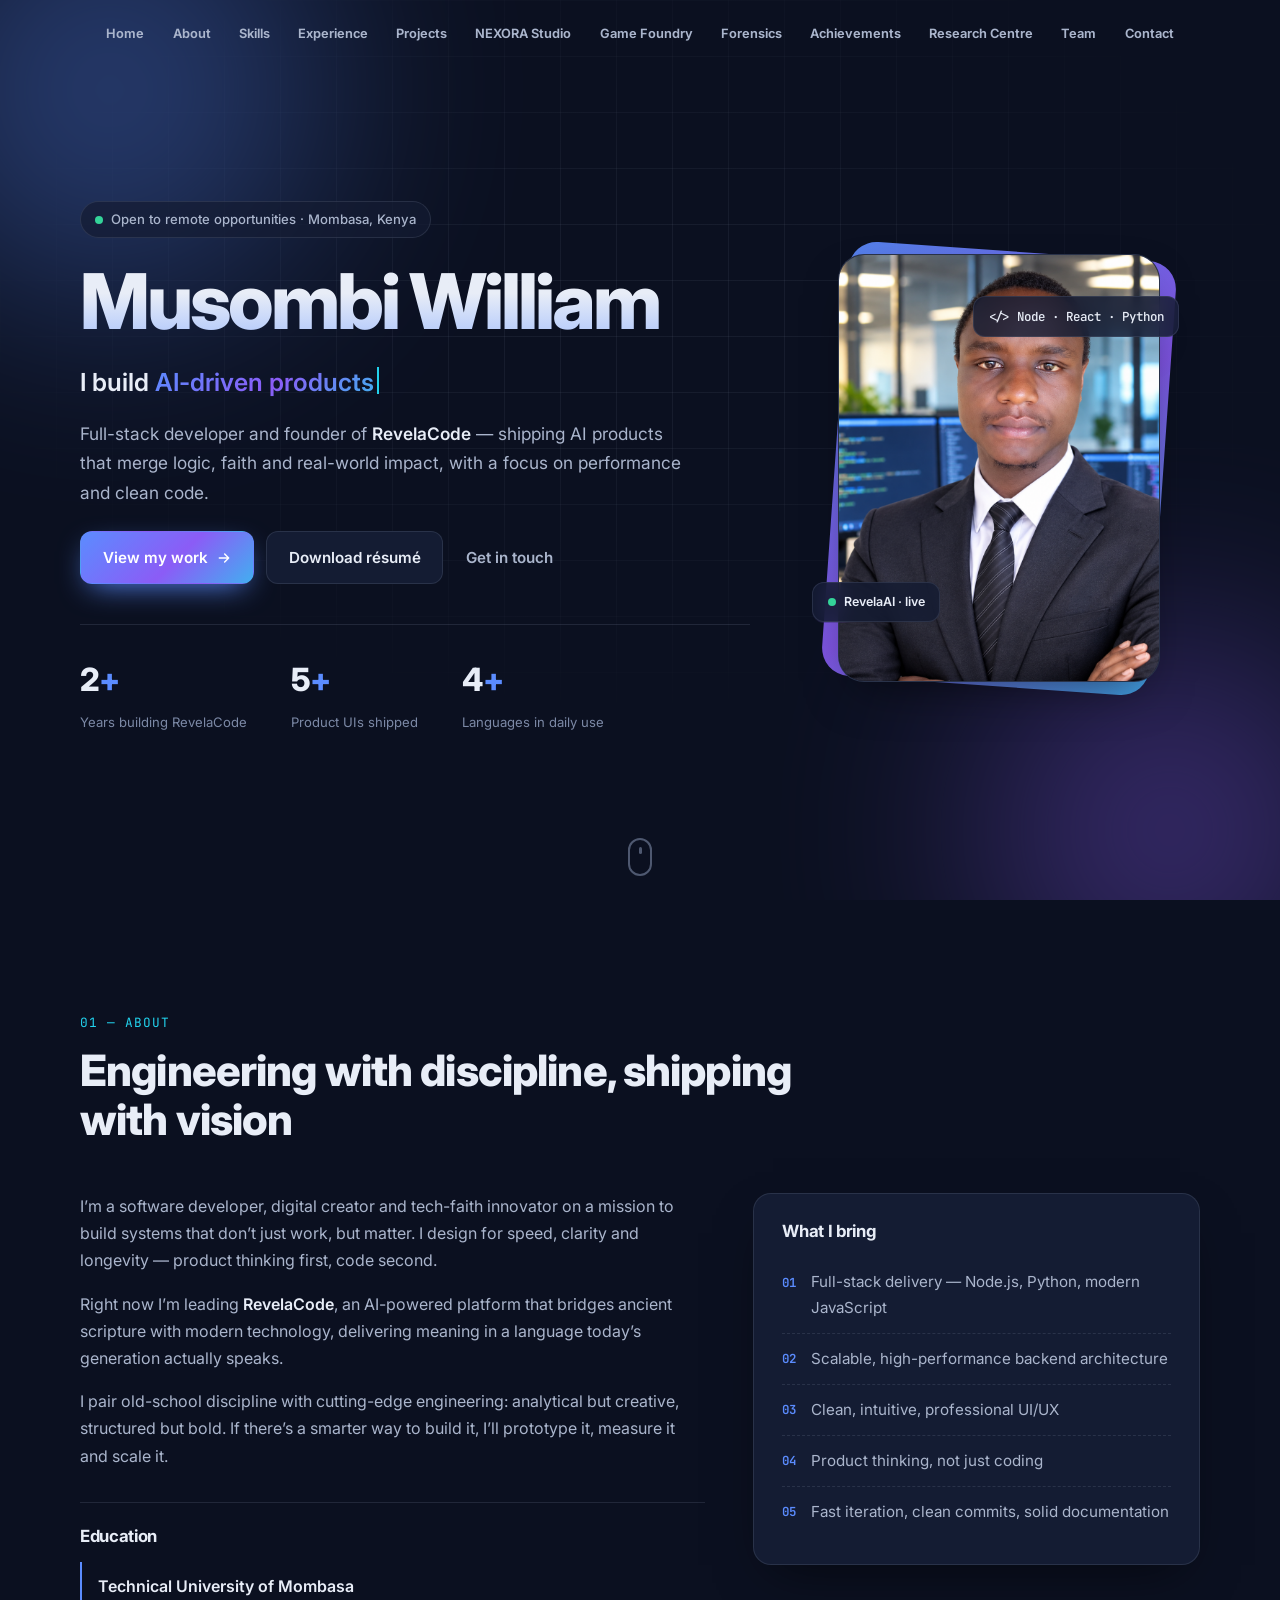
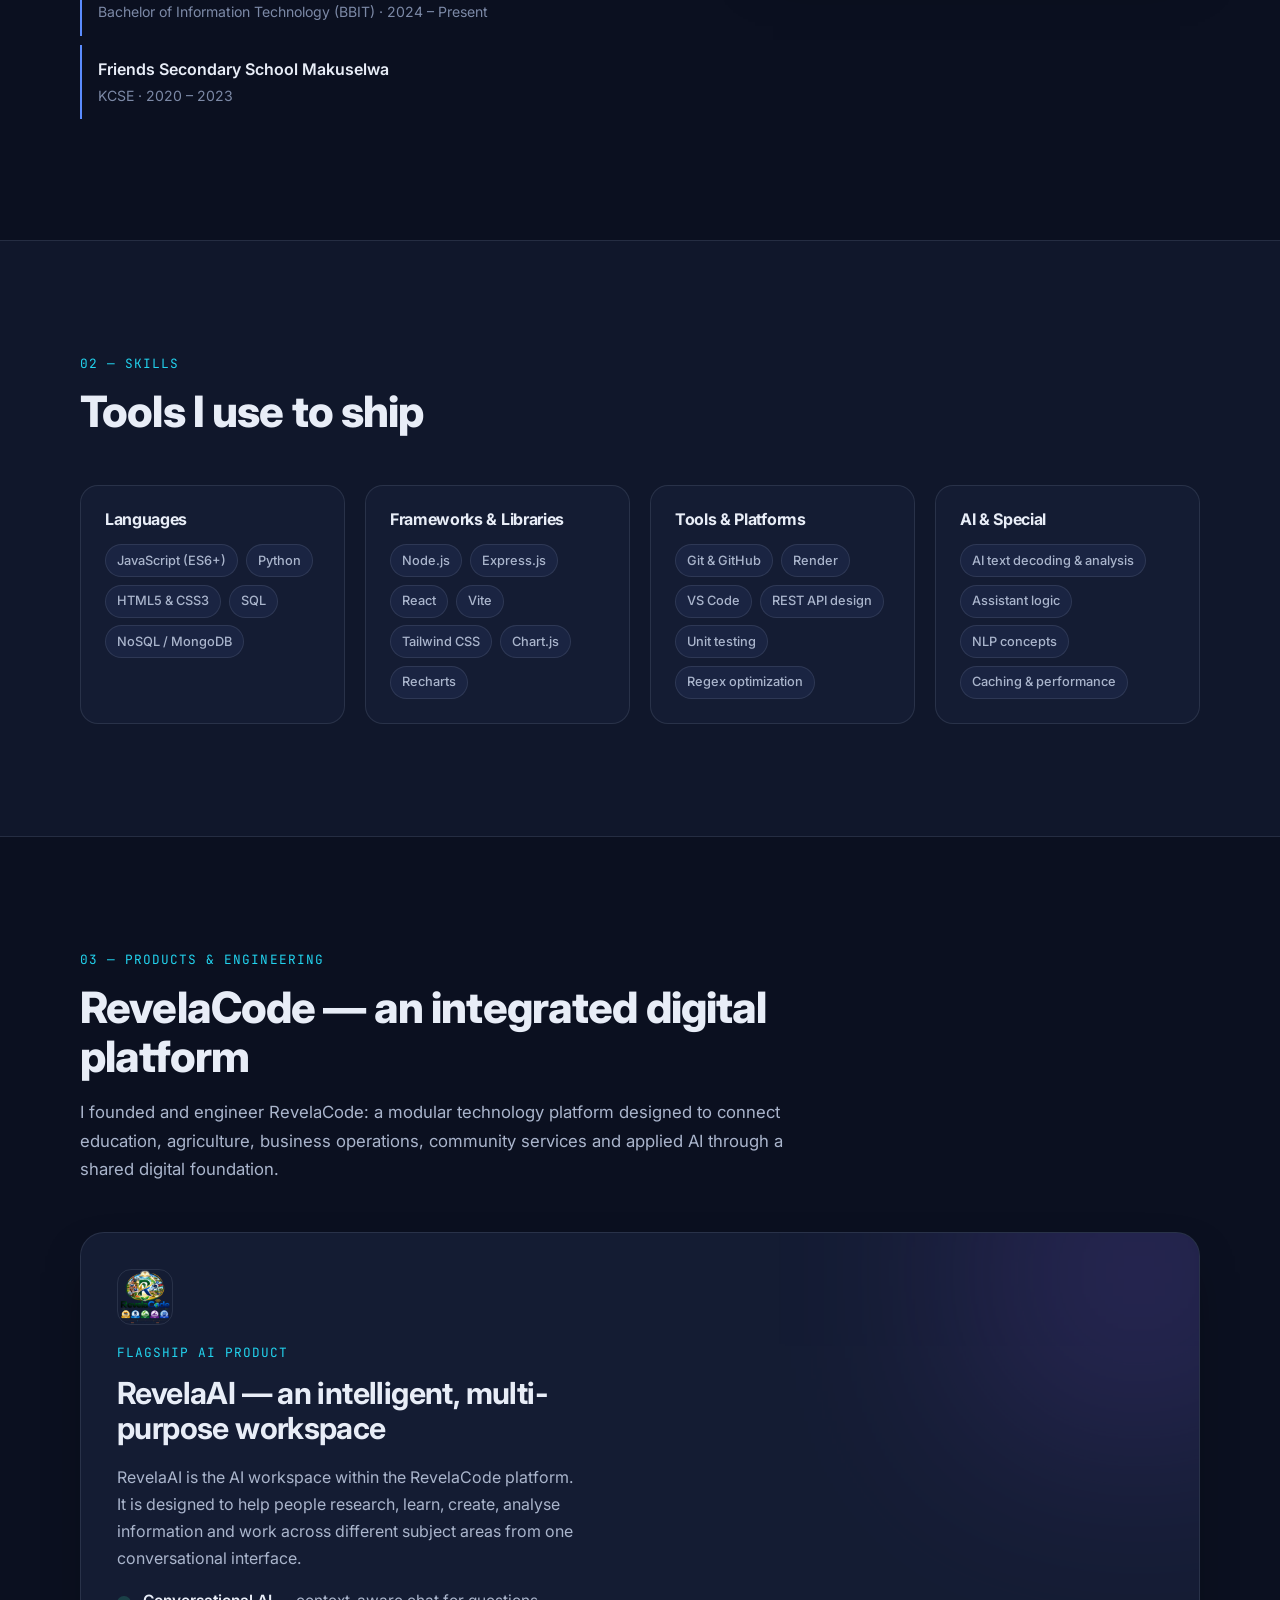
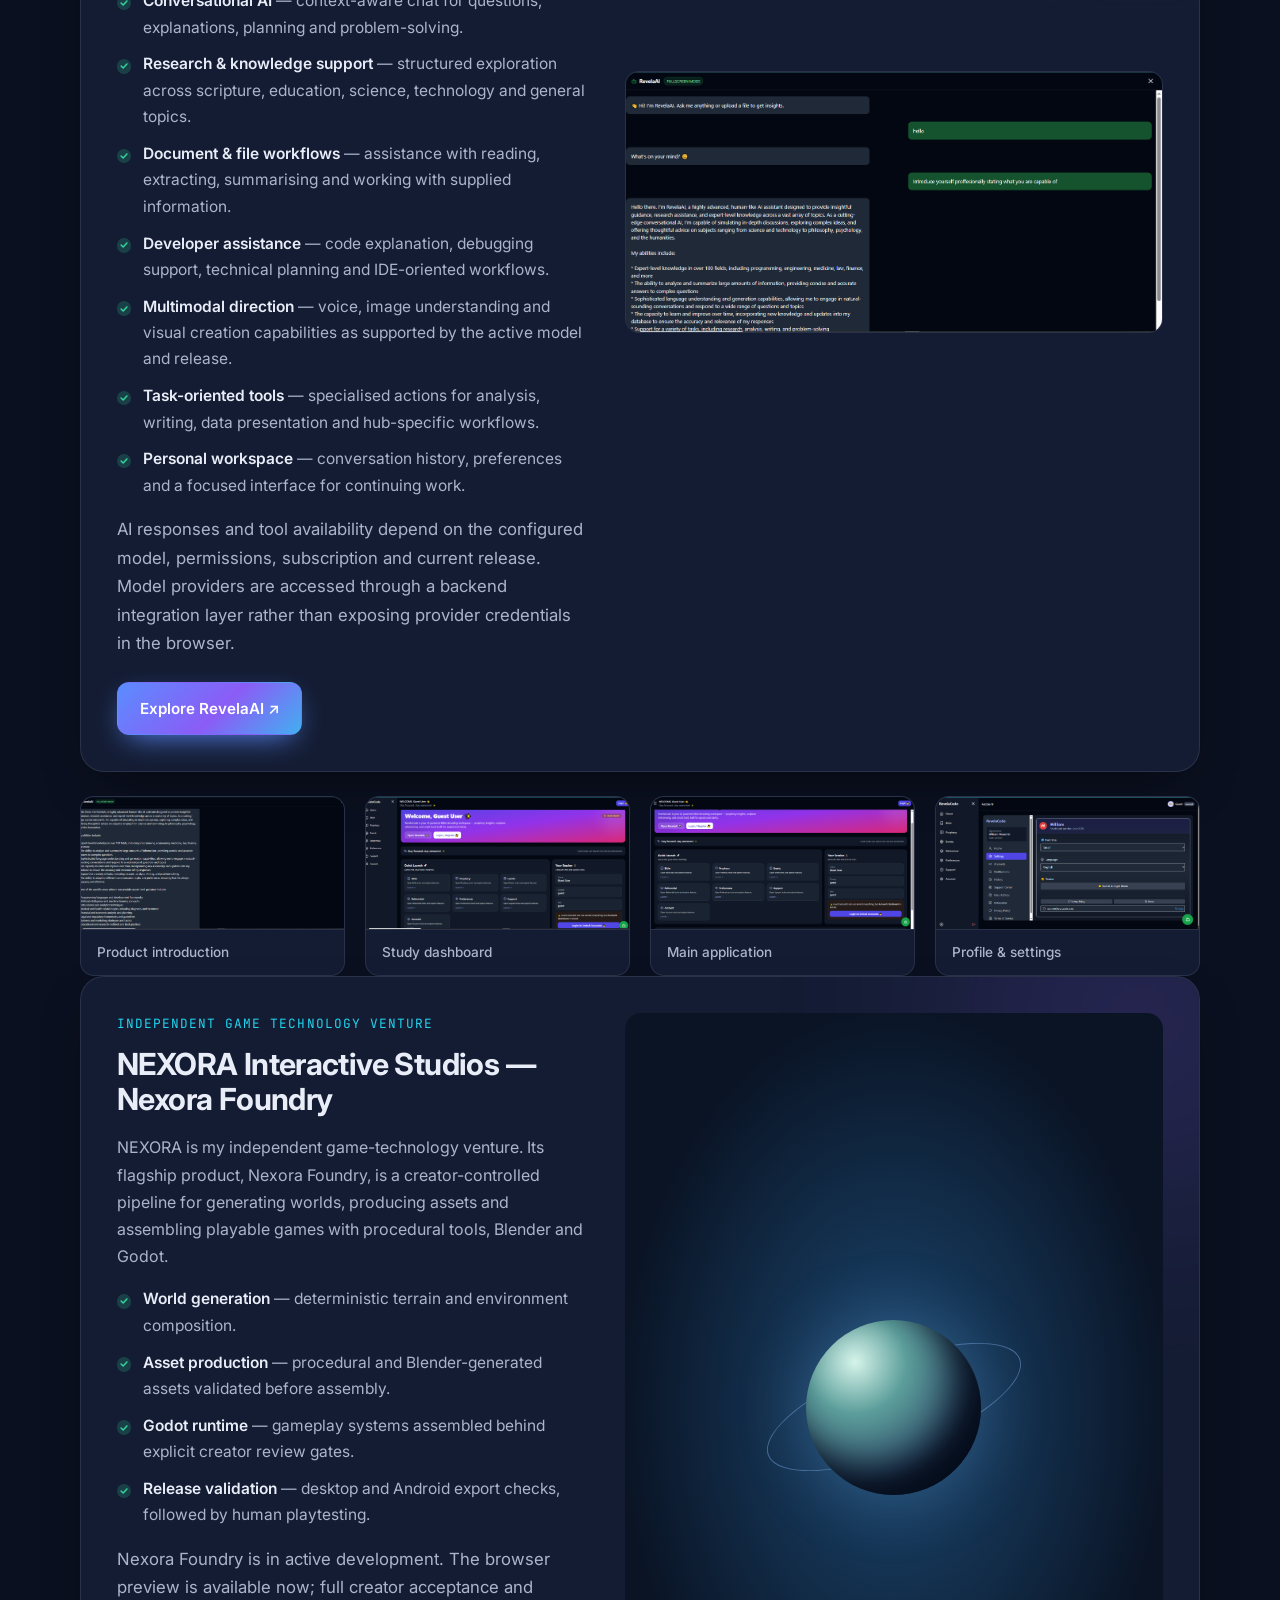
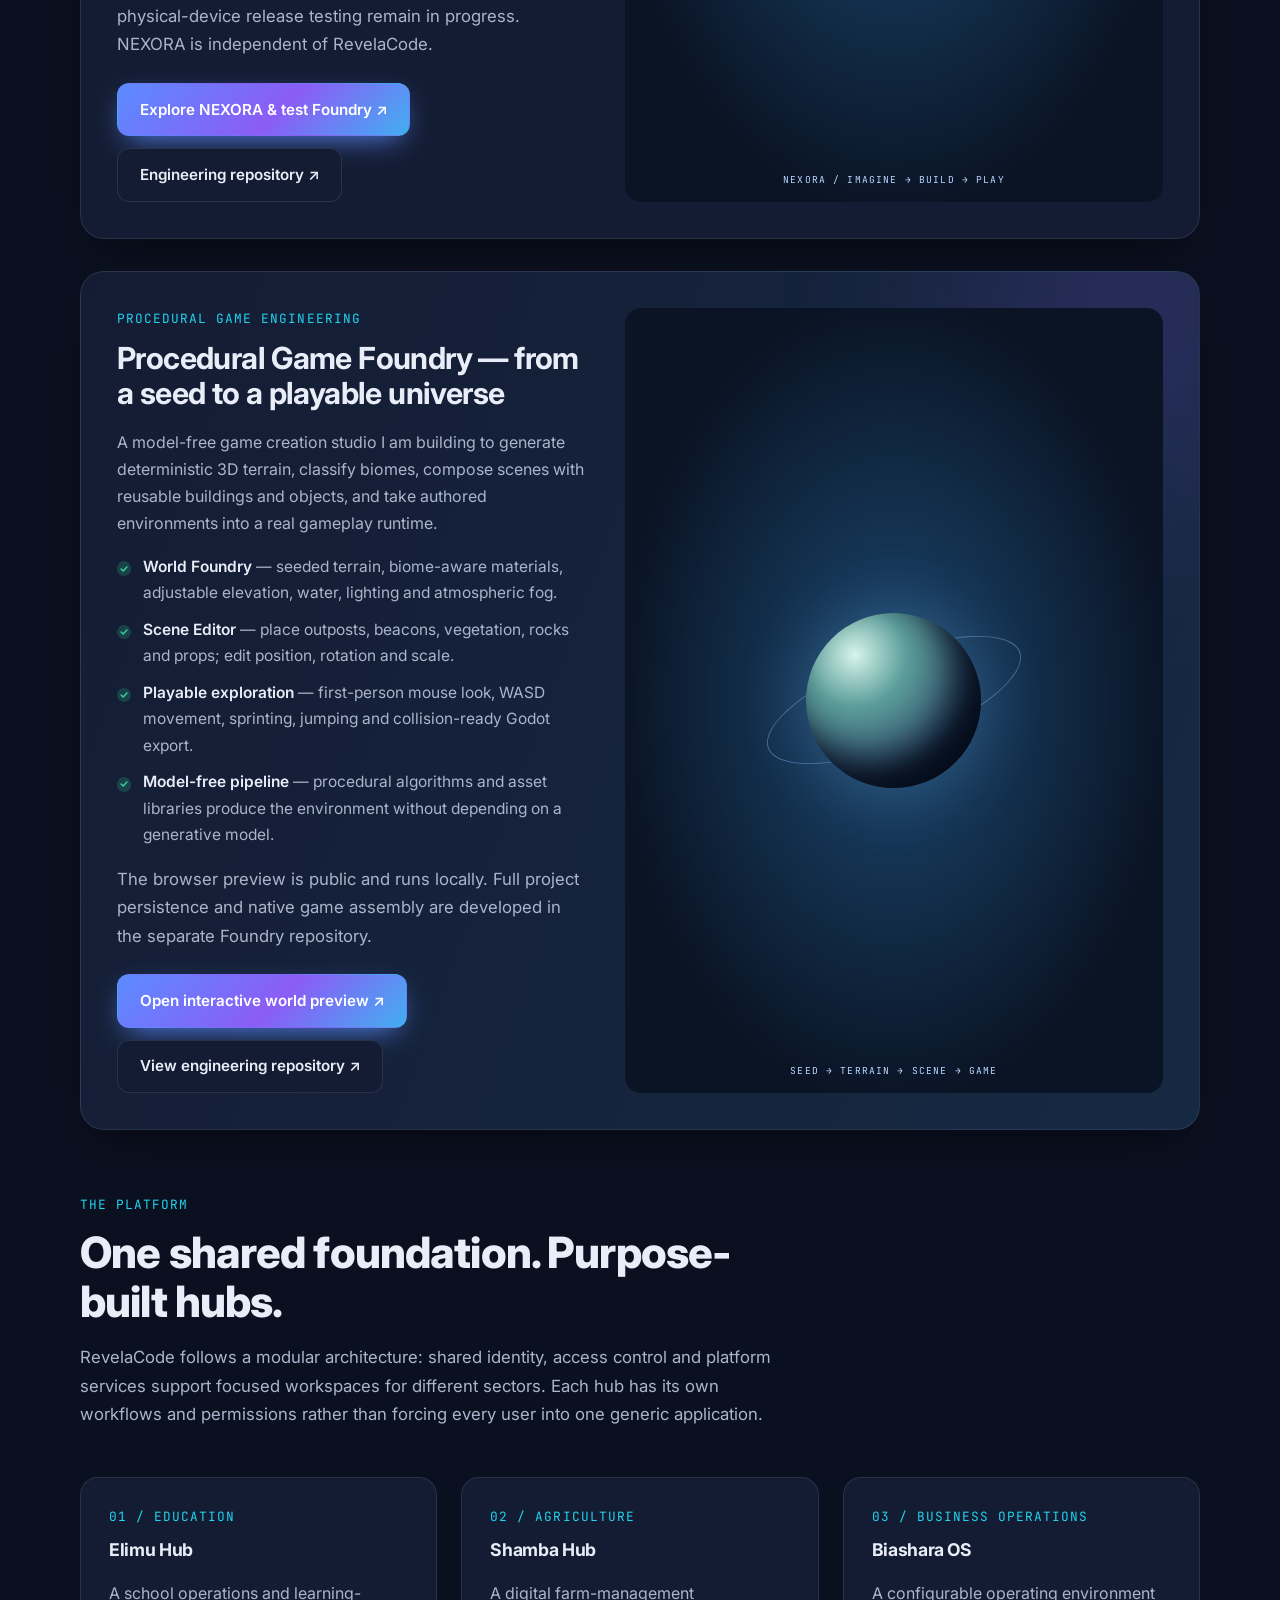
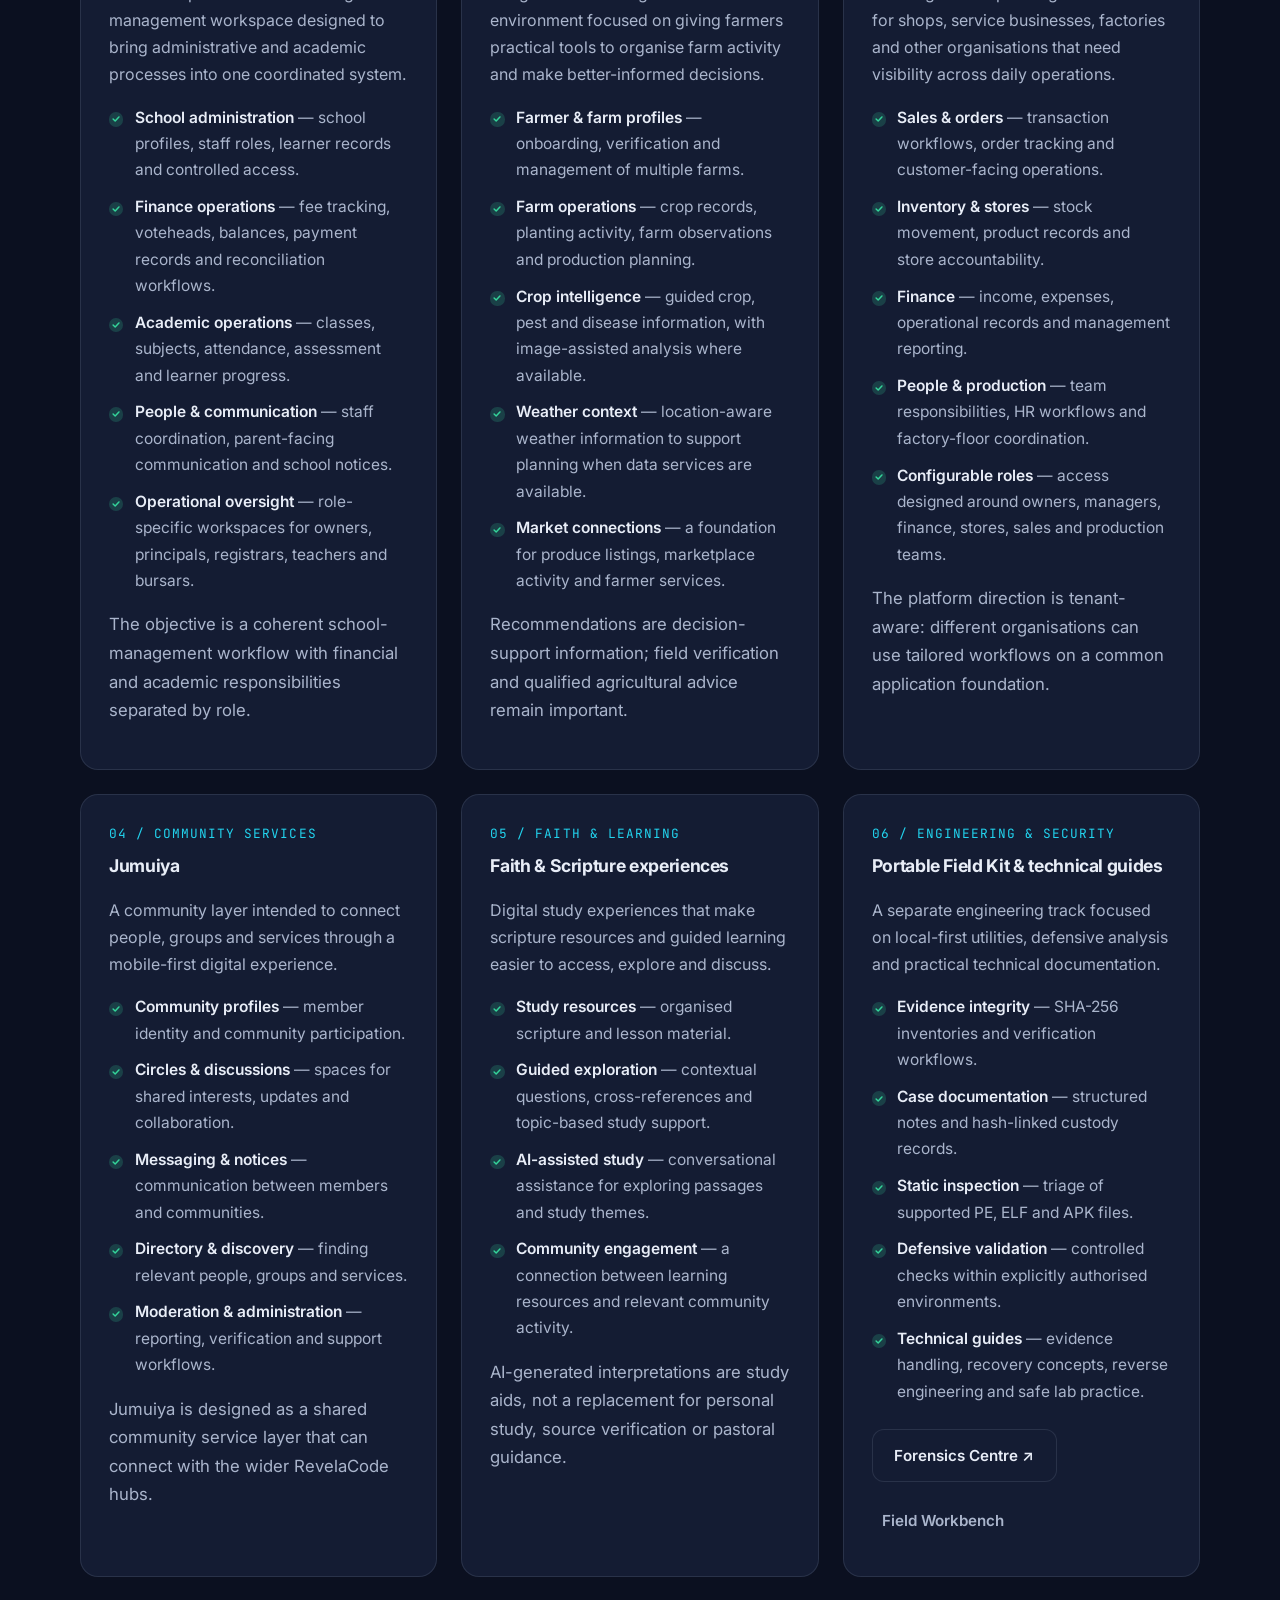
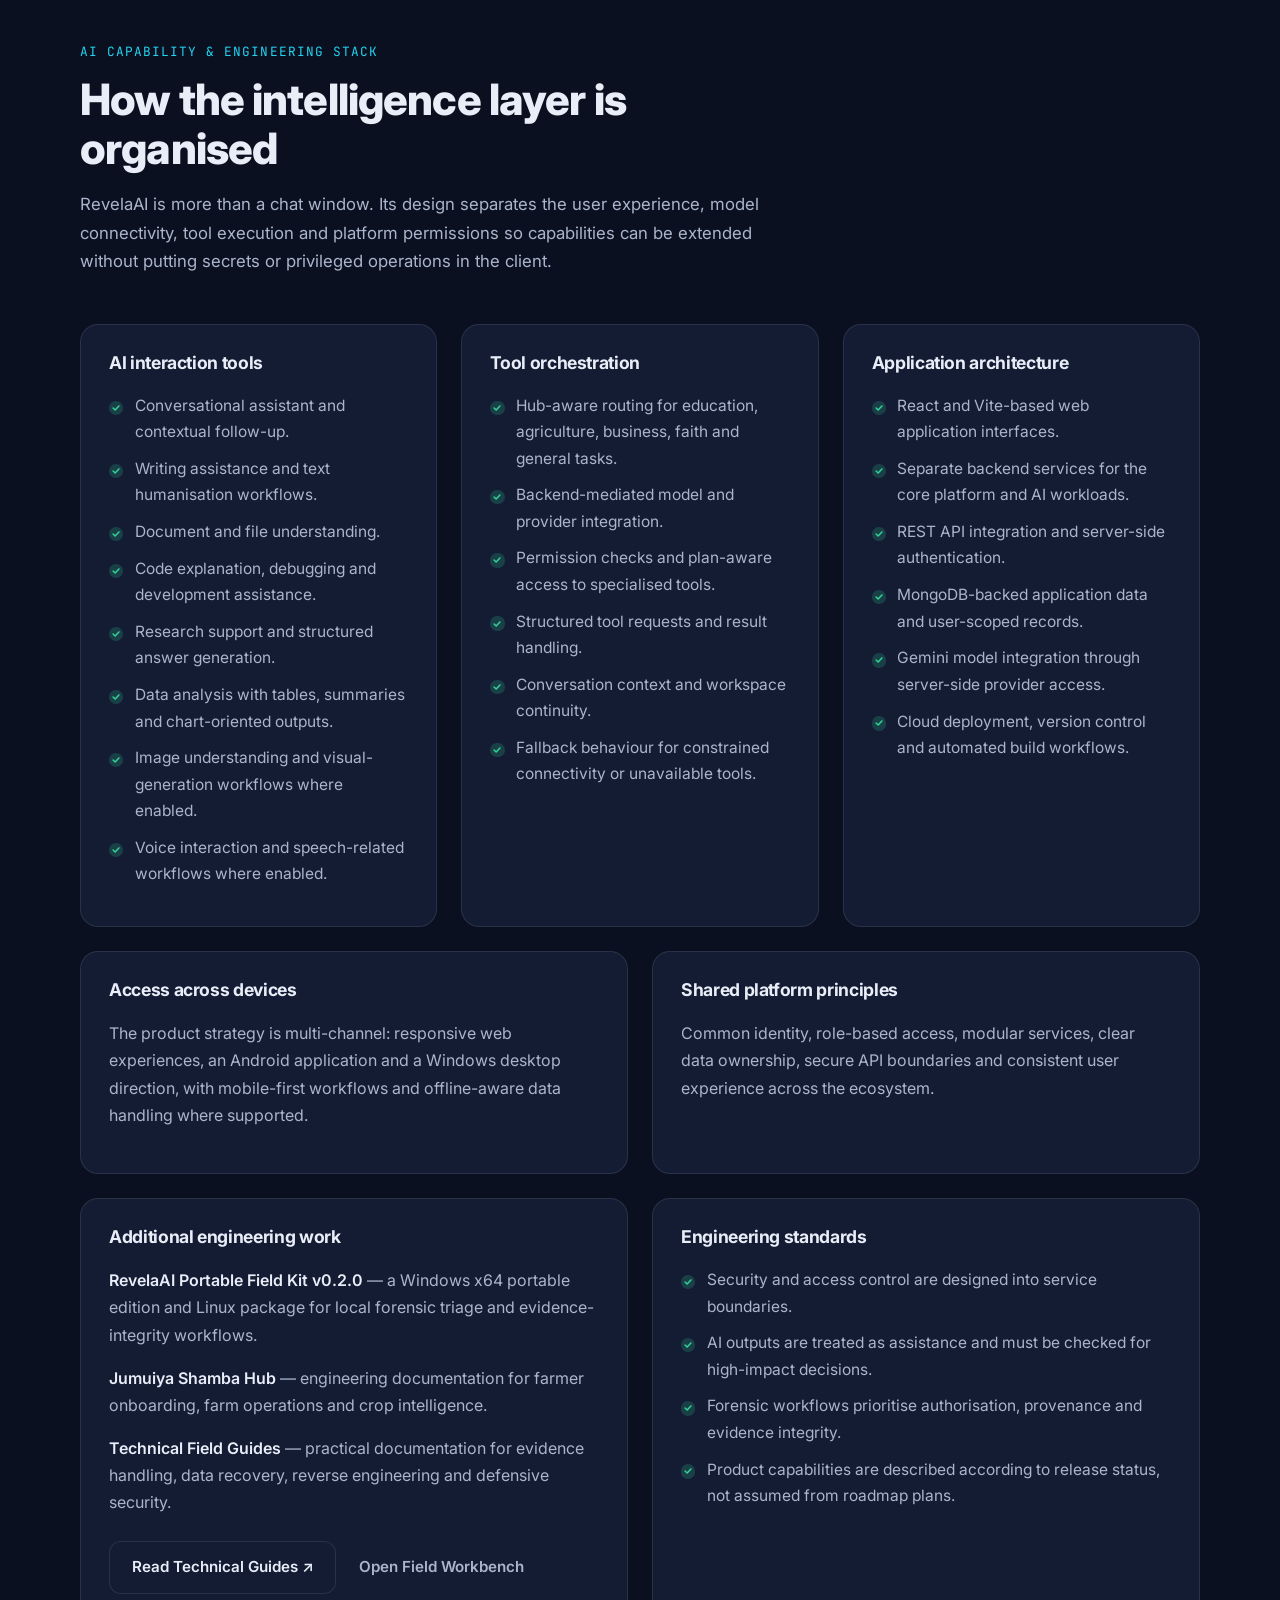
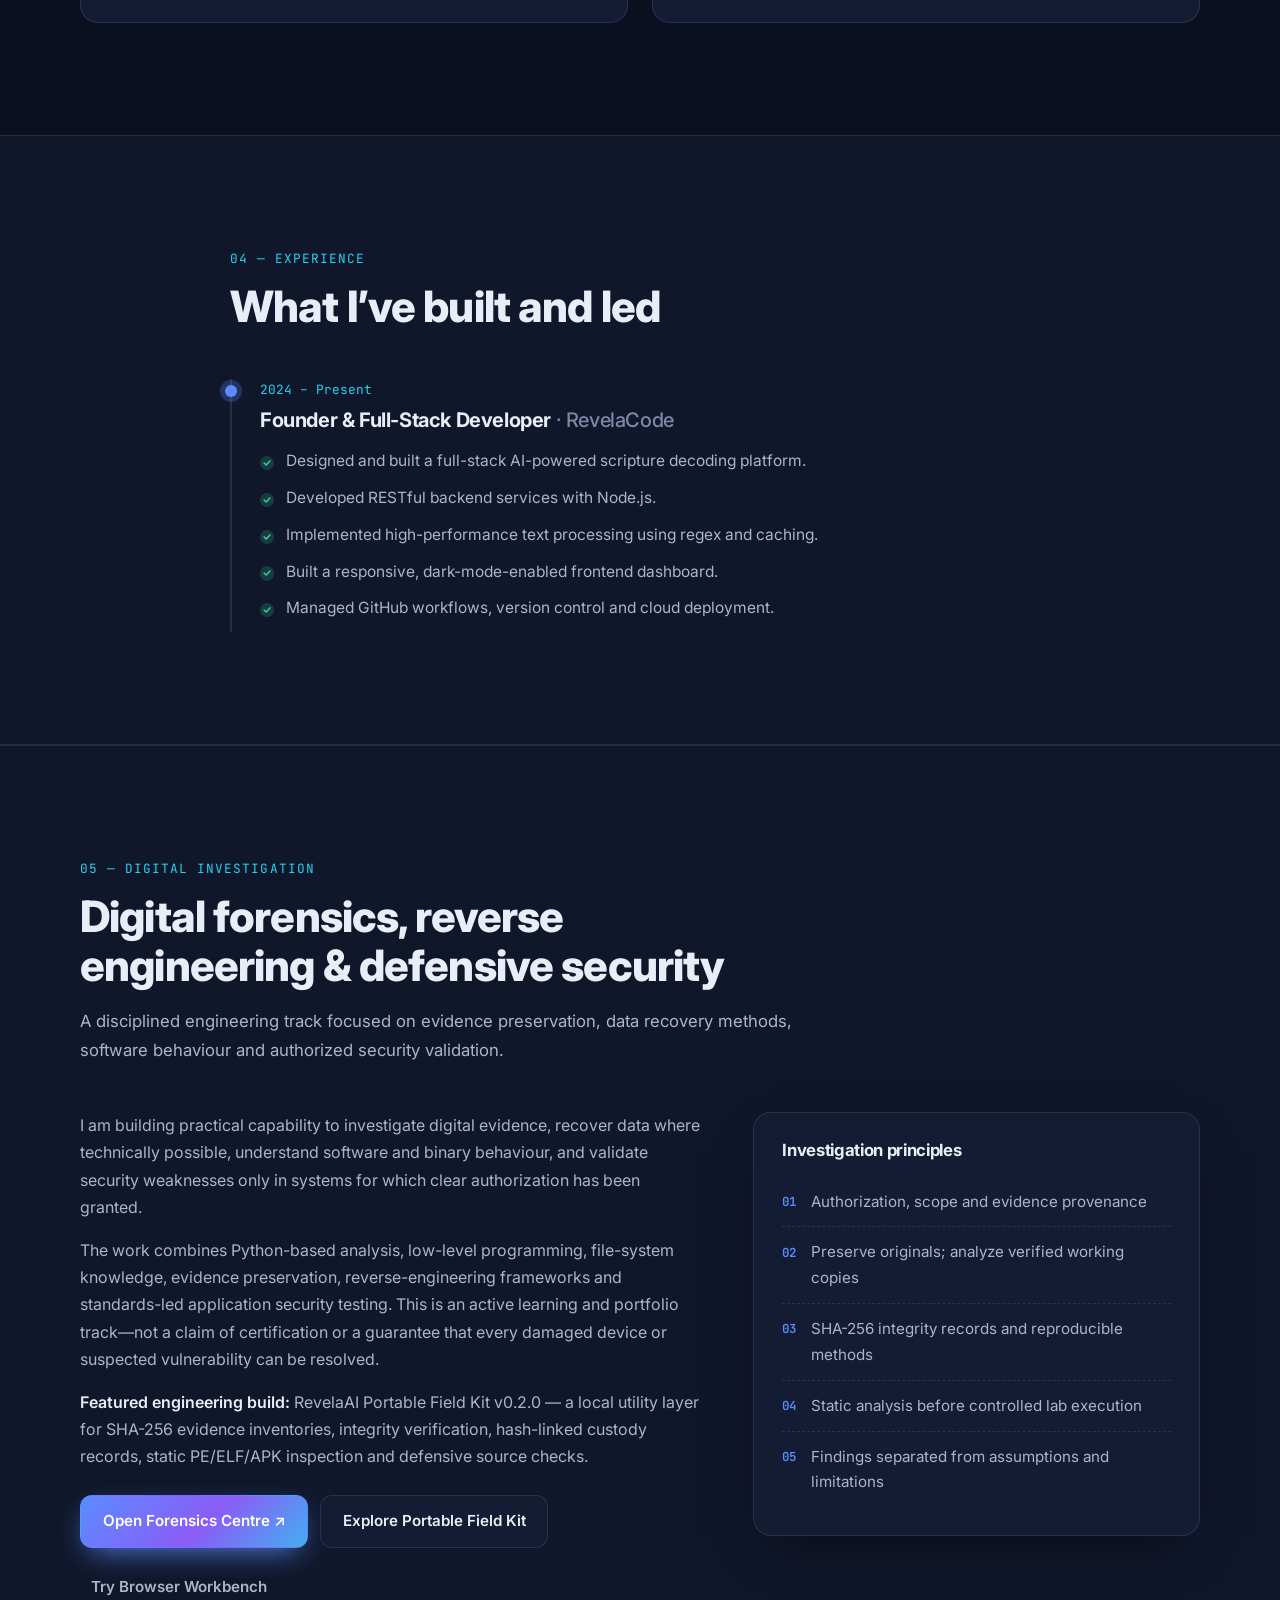
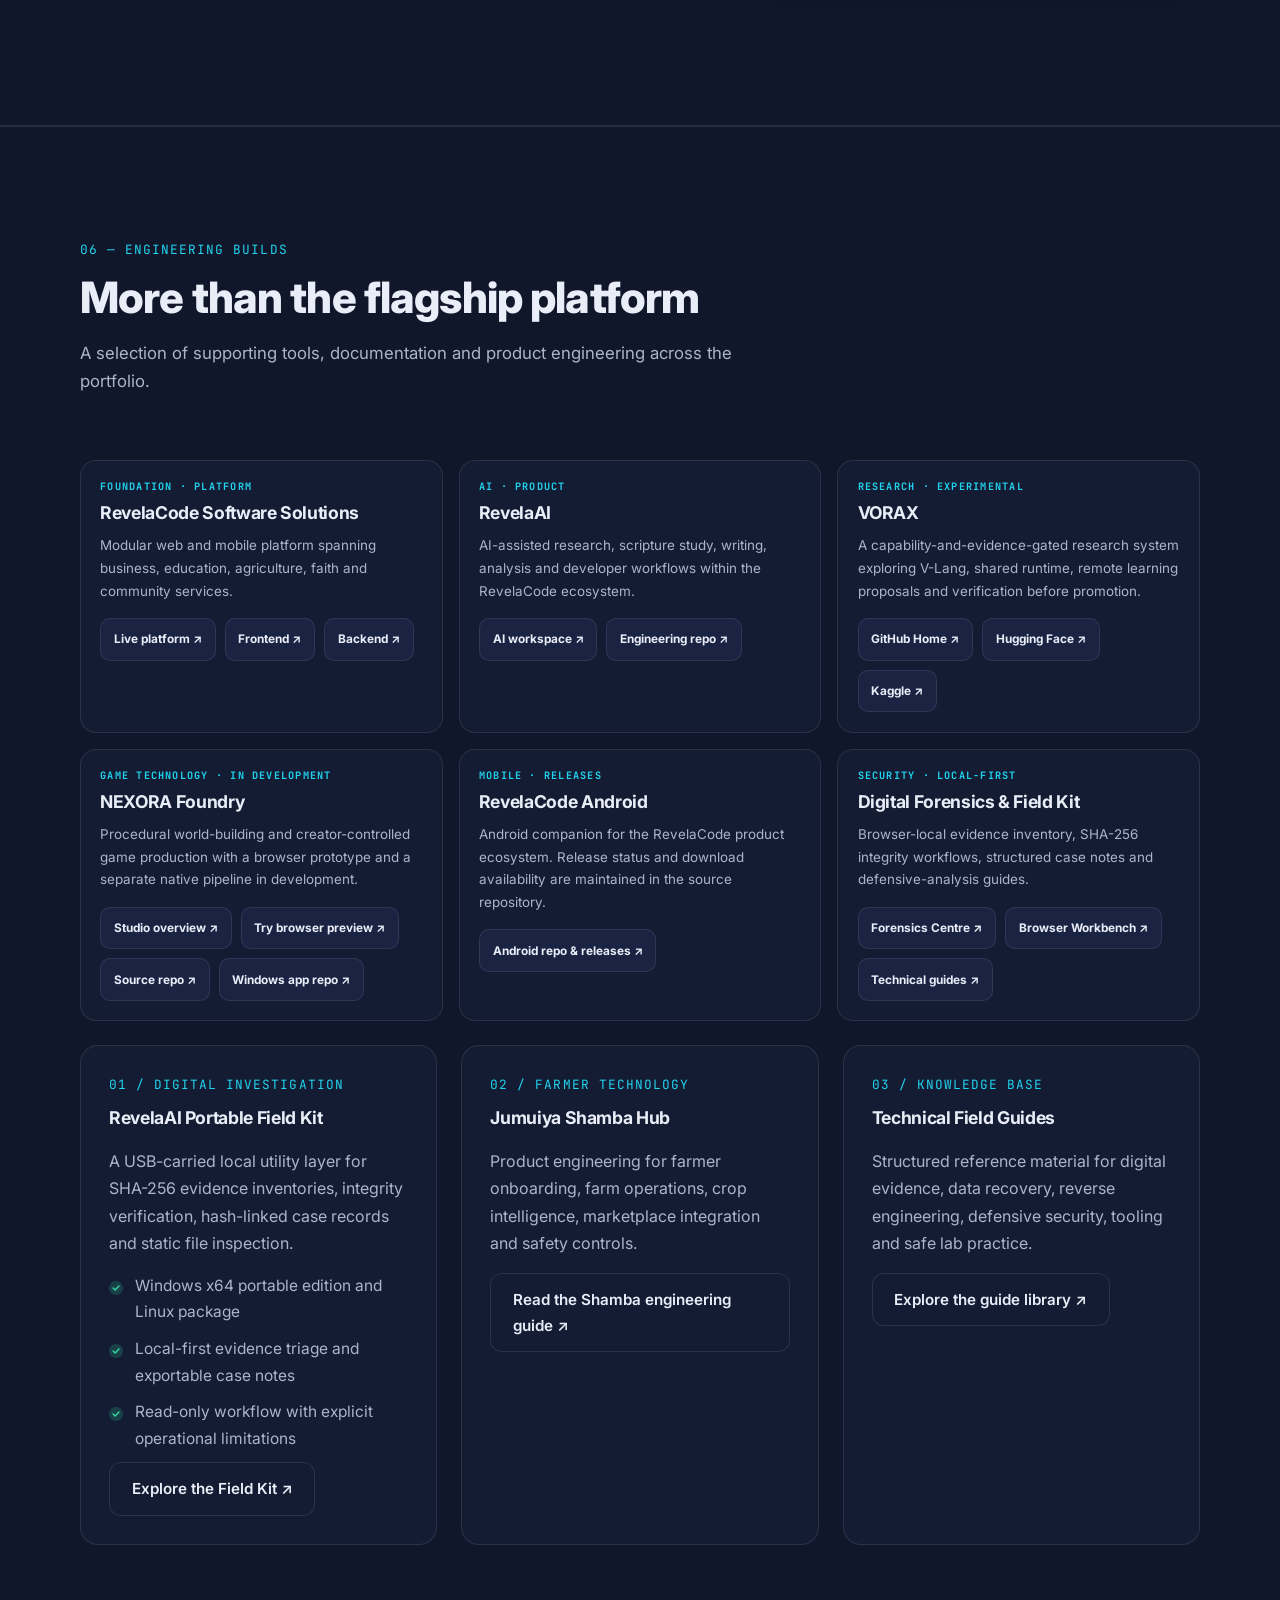
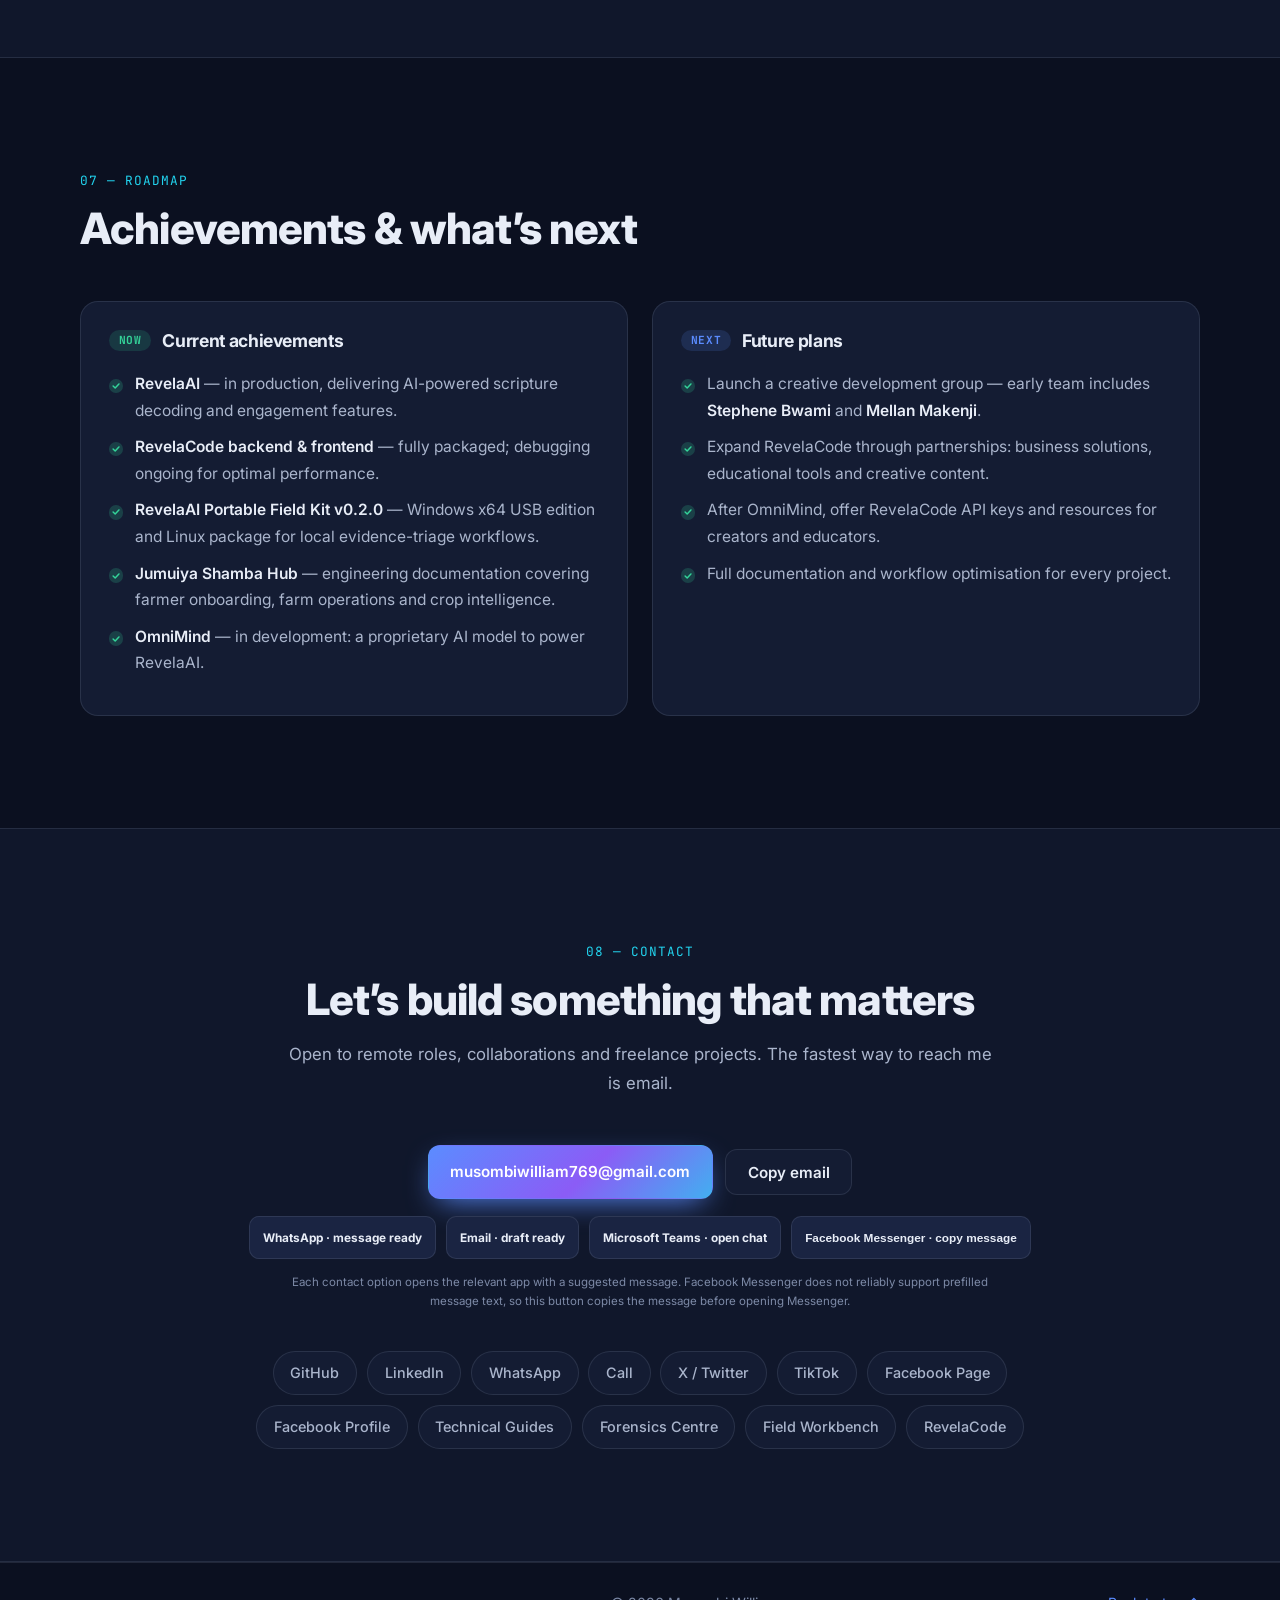
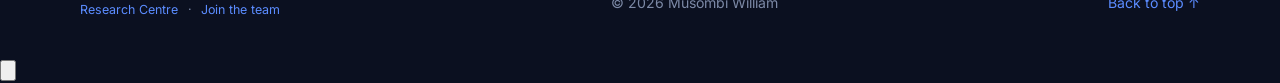
<file: index.html>
<!DOCTYPE html>
<html lang="en" data-theme="dark">
<head>
  <meta charset="UTF-8">
  <meta name="viewport" content="width=device-width, initial-scale=1">
  <title>Musombi William | Full-Stack Software Engineer · AI & Product Builder</title>
  <meta name="description" content="Musombi William — Full-stack software engineer and product builder in Kenya. Founder of RevelaCode; building AI systems, software platforms, game technology and defensive engineering tools. Open to opportunities and collaborations.">
  <meta name="google-site-verification" content="UTQPQ2OiiGuwqRS1SOVRckuflORobouWaLmen6zrvzg">
  <meta name="theme-color" content="#0b1020">
  <meta property="og:title" content="Musombi William | Full-Stack Developer & AI Builder">
  <meta property="og:description" content="Founder of RevelaCode. Building scalable full-stack apps and AI-driven products.">
  <link rel="canonical" href="https://musombi123.github.io/musombiwilliam.github.io/">
  <meta property="og:type" content="website">
  <meta property="og:url" content="https://musombi123.github.io/musombiwilliam.github.io/">
  <meta name="twitter:card" content="summary_large_image">
  <meta name="twitter:title" content="Musombi William | Full-Stack Developer, Digital Forensics &amp; Security Engineering">
  <meta name="twitter:description" content="Full-stack developer and founder of RevelaCode, building AI-enabled products, practical engineering tools and defensive security workflows.">
  <meta name="twitter:image" content="https://musombi123.github.io/musombiwilliam.github.io/revelaAIdashboard.PNG">
  <meta property="og:image" content="revelaAIdashboard.PNG">
  <link rel="icon" type="image/png" href="Musombi William Tech Security Emblem.png">
  <link rel="preconnect" href="https://fonts.googleapis.com">
  <link rel="preconnect" href="https://fonts.gstatic.com" crossorigin>
  <link href="https://fonts.googleapis.com/css2?family=Inter:wght@400;500;600;700;800&family=JetBrains+Mono:wght@400;500&display=swap" rel="stylesheet">
  <link rel="stylesheet" href="stylesheet.css">
  <script>
    try { var t = localStorage.getItem('theme'); if (t) document.documentElement.dataset.theme = t;
      else if (matchMedia('(prefers-color-scheme: light)').matches) document.documentElement.dataset.theme = 'light'; } catch (e) {}
  </script>
  <script type="application/ld+json">
  {"@context":"https://schema.org","@type":"Person","name":"Musombi William","jobTitle":"Full-Stack Developer","url":"https://musombi123.github.io/musombiwilliam.github.io/","email":"mailto:musombiwilliam769@gmail.com","address":{"@type":"PostalAddress","addressLocality":"Mombasa","addressCountry":"KE"},"sameAs":["https://github.com/musombi123","https://www.linkedin.com/in/william-musombi-a2a064327","https://x.com/MusombiW2687"]}
  </script>
</head>
<body>
<a class="skip" href="#main">Skip to content</a>
<div class="progress" aria-hidden="true"></div>

<header class="topbar" aria-label="Portfolio navigation">
  <nav id="navlinks" aria-label="Main navigation">
    <a href="#home">Home</a><a href="#about">About</a><a href="#skills">Skills</a>
    <a href="#experience">Experience</a><a href="#projects">Projects</a><a href="nexora.html">NEXORA Studio</a><a href="procedural-game-foundry.html">Game Foundry</a>
    <a href="#forensics">Forensics</a><a href="#roadmap">Achievements</a><a href="research-centre.html">Research Centre</a><a href="team.html">Team</a><a href="#contact">Contact</a>
  </nav>
  <button class="icon-btn menu-btn" id="menuBtn" type="button" aria-label="Open navigation menu" aria-expanded="false" aria-controls="navlinks">
    <svg viewBox="0 0 24 24" width="20" height="20" fill="none" stroke="currentColor" stroke-width="2" stroke-linecap="round"><path d="M4 7h16M4 12h16M4 17h16"/></svg>
  </button>
</header>

<main id="main">
  <!-- HERO -->
  <section class="hero" id="home">
    <div class="glow g1" aria-hidden="true"></div><div class="glow g2" aria-hidden="true"></div>
    <div class="wrap hero-grid">
      <div class="hero-copy reveal">
        <p class="eyebrow"><span class="dot"></span> Open to remote opportunities · Mombasa, Kenya</p>
        <h1>Musombi William</h1>
        <p class="role">I build <span id="typed" class="typed" data-words='["scalable full-stack apps","AI-driven products","clean, fast interfaces","systems that last"]'>scalable full-stack apps</span><span class="caret" aria-hidden="true"></span></p>
        <p class="lead">Full-stack developer and founder of <strong>RevelaCode</strong> — shipping AI products that merge logic, faith and real-world impact, with a focus on performance and clean code.</p>
        <div class="cta">
          <a class="btn primary" href="#projects">View my work <svg viewBox="0 0 24 24" width="16" height="16" fill="none" stroke="currentColor" stroke-width="2.2" stroke-linecap="round" stroke-linejoin="round"><path d="M5 12h14M13 6l6 6-6 6"/></svg></a>
          <a class="btn ghost" href="resume.pdf" download>Download résumé</a>
          <a class="btn text" href="#contact">Get in touch</a>
        </div>
        <ul class="stats" aria-label="Highlights">
          <li><strong data-count="2">0</strong><span>Years building RevelaCode</span></li>
          <li><strong data-count="5">0</strong><span>Product UIs shipped</span></li>
          <li><strong data-count="4">0</strong><span>Languages in daily use</span></li>
        </ul>
      </div>
      <div class="hero-visual reveal">
        <div class="portrait">
          <img src="profile.png" width="406" height="598" alt="Portrait of Musombi William" fetchpriority="high">
          <div class="chip c1"><span class="dot"></span> RevelaAI · live</div>
          <div class="chip c2">&lt;/&gt; Node · React · Python</div>
        </div>
      </div>
    </div>
    <a class="scroll-cue" href="#about" aria-label="Scroll to About"><span></span></a>
  </section>

  <!-- ABOUT -->
  <section id="about" class="block">
    <div class="wrap">
      <header class="sec-head reveal"><p class="kicker">01 — About</p><h2>Engineering with discipline, shipping with vision</h2></header>
      <div class="about-grid">
        <div class="reveal">
          <p>I’m a software developer, digital creator and tech-faith innovator on a mission to build systems that don’t just work, but matter. I design for speed, clarity and longevity — product thinking first, code second.</p>
          <p>Right now I’m leading <strong>RevelaCode</strong>, an AI-powered platform that bridges ancient scripture with modern technology, delivering meaning in a language today’s generation actually speaks.</p>
          <p>I pair old-school discipline with cutting-edge engineering: analytical but creative, structured but bold. If there’s a smarter way to build it, I’ll prototype it, measure it and scale it.</p>
          <div class="edu">
            <h3>Education</h3>
            <ul>
              <li><strong>Technical University of Mombasa</strong><span>Bachelor of Information Technology (BBIT) · 2024 – Present</span></li>
              <li><strong>Friends Secondary School Makuselwa</strong><span>KCSE · 2020 – 2023</span></li>
            </ul>
          </div>
        </div>
        <aside class="strengths reveal" aria-label="What I bring">
          <h3>What I bring</h3>
          <ul>
            <li><b>01</b> Full-stack delivery — Node.js, Python, modern JavaScript</li>
            <li><b>02</b> Scalable, high-performance backend architecture</li>
            <li><b>03</b> Clean, intuitive, professional UI/UX</li>
            <li><b>04</b> Product thinking, not just coding</li>
            <li><b>05</b> Fast iteration, clean commits, solid documentation</li>
          </ul>
        </aside>
      </div>
    </div>
  </section>

  <!-- SKILLS -->
  <section id="skills" class="block alt">
    <div class="wrap">
      <header class="sec-head reveal"><p class="kicker">02 — Skills</p><h2>Tools I use to ship</h2></header>
      <div class="skill-grid">
        <article class="skill reveal"><h3>Languages</h3><ul class="tags"><li>JavaScript (ES6+)</li><li>Python</li><li>HTML5 &amp; CSS3</li><li>SQL</li><li>NoSQL / MongoDB</li></ul></article>
        <article class="skill reveal"><h3>Frameworks &amp; Libraries</h3><ul class="tags"><li>Node.js</li><li>Express.js</li><li>React</li><li>Vite</li><li>Tailwind CSS</li><li>Chart.js</li><li>Recharts</li></ul></article>
        <article class="skill reveal"><h3>Tools &amp; Platforms</h3><ul class="tags"><li>Git &amp; GitHub</li><li>Render</li><li>VS Code</li><li>REST API design</li><li>Unit testing</li><li>Regex optimization</li></ul></article>
        <article class="skill reveal"><h3>AI &amp; Special</h3><ul class="tags"><li>AI text decoding &amp; analysis</li><li>Assistant logic</li><li>NLP concepts</li><li>Caching &amp; performance</li></ul></article>
      </div>
    </div>
  </section>

  <!-- PROJECTS -->
  <section id="projects" class="block">
    <div class="wrap">
      <header class="sec-head reveal">
        <p class="kicker">03 — PRODUCTS &amp; ENGINEERING</p>
        <h2>RevelaCode — an integrated digital platform</h2>
        <p class="sub">I founded and engineer RevelaCode: a modular technology platform designed to connect education, agriculture, business operations, community services and applied AI through a shared digital foundation.</p>
      </header>

      <div class="feature reveal">
        <div class="feature-copy">
          <img class="logo" src="file_00000000d55881f49ab7edd9afa3696c.png" width="64" height="64" alt="RevelaAI logo" loading="lazy">
          <p class="kicker">FLAGSHIP AI PRODUCT</p>
          <h3>RevelaAI — an intelligent, multi-purpose workspace</h3>
          <p>RevelaAI is the AI workspace within the RevelaCode platform. It is designed to help people research, learn, create, analyse information and work across different subject areas from one conversational interface.</p>
          <ul class="ticks">
            <li><b>Conversational AI</b> — context-aware chat for questions, explanations, planning and problem-solving.</li>
            <li><b>Research &amp; knowledge support</b> — structured exploration across scripture, education, science, technology and general topics.</li>
            <li><b>Document &amp; file workflows</b> — assistance with reading, extracting, summarising and working with supplied information.</li>
            <li><b>Developer assistance</b> — code explanation, debugging support, technical planning and IDE-oriented workflows.</li>
            <li><b>Multimodal direction</b> — voice, image understanding and visual creation capabilities as supported by the active model and release.</li>
            <li><b>Task-oriented tools</b> — specialised actions for analysis, writing, data presentation and hub-specific workflows.</li>
            <li><b>Personal workspace</b> — conversation history, preferences and a focused interface for continuing work.</li>
          </ul>
          <p class="sub">AI responses and tool availability depend on the configured model, permissions, subscription and current release. Model providers are accessed through a backend integration layer rather than exposing provider credentials in the browser.</p>
          <div class="cta"><a class="btn primary" href="https://revelacode-frontend.onrender.com/">Explore RevelaAI ↗</a></div>
        </div>
        <button class="shot big" type="button" data-full="revelaAIdashboard.PNG" data-cap="RevelaAI application workspace" aria-label="Enlarge: RevelaAI application workspace">
          <img src="revelaAIdashboard.PNG" width="1200" height="581" alt="RevelaAI application workspace" loading="lazy">
        </button>
      </div>

      <div class="gallery">
        <button class="shot reveal" type="button" data-full="aiintro.PNG" data-cap="RevelaAI landing interface"><img src="aiintro.PNG" width="1200" height="579" alt="RevelaAI landing interface" loading="lazy"><span>Product introduction</span></button>
        <button class="shot reveal" type="button" data-full="dashboard.PNG" data-cap="Scripture study and prophecy dashboard"><img src="dashboard.PNG" width="1200" height="582" alt="Scripture study and prophecy dashboard" loading="lazy"><span>Study dashboard</span></button>
        <button class="shot reveal" type="button" data-full="revelacode-frontend.PNG" data-cap="RevelaCode main application"><img src="revelacode-frontend.PNG" width="1200" height="598" alt="RevelaCode main application" loading="lazy"><span>Main application</span></button>
        <button class="shot reveal" type="button" data-full="settings.PNG" data-cap="Account profile and settings"><img src="settings.PNG" width="1200" height="605" alt="Account profile and settings" loading="lazy"><span>Profile &amp; settings</span></button>
      </div>

      
      <article class="feature reveal nexora-project-feature">
        <div class="feature-copy">
          <p class="kicker">INDEPENDENT GAME TECHNOLOGY VENTURE</p>
          <h3>NEXORA Interactive Studios — Nexora Foundry</h3>
          <p>NEXORA is my independent game-technology venture. Its flagship product, Nexora Foundry, is a creator-controlled pipeline for generating worlds, producing assets and assembling playable games with procedural tools, Blender and Godot.</p>
          <ul class="ticks">
            <li><b>World generation</b> — deterministic terrain and environment composition.</li>
            <li><b>Asset production</b> — procedural and Blender-generated assets validated before assembly.</li>
            <li><b>Godot runtime</b> — gameplay systems assembled behind explicit creator review gates.</li>
            <li><b>Release validation</b> — desktop and Android export checks, followed by human playtesting.</li>
          </ul>
          <p class="sub">Nexora Foundry is in active development. The browser preview is available now; full creator acceptance and physical-device release testing remain in progress. NEXORA is independent of RevelaCode.</p>
          <div class="cta">
            <a class="btn primary" href="nexora.html">Explore NEXORA &amp; test Foundry ↗</a>
            <a class="btn ghost" href="https://github.com/musombi123/Procedural-Game-Foundry">Engineering repository ↗</a>
          </div>
        </div>
        <div class="pgf-feature-art" role="img" aria-label="Abstract procedural planet representing Nexora Foundry">
          <span class="pgf-orbit"></span><span class="pgf-world"></span><span class="pgf-world-caption">NEXORA / IMAGINE → BUILD → PLAY</span>
        </div>
      </article>
      <article class="feature reveal pgf-project-feature">
        <div class="feature-copy">
          <p class="kicker">PROCEDURAL GAME ENGINEERING</p>
          <h3>Procedural Game Foundry — from a seed to a playable universe</h3>
          <p>A model-free game creation studio I am building to generate deterministic 3D terrain, classify biomes, compose scenes with reusable buildings and objects, and take authored environments into a real gameplay runtime.</p>
          <ul class="ticks">
            <li><b>World Foundry</b> — seeded terrain, biome-aware materials, adjustable elevation, water, lighting and atmospheric fog.</li>
            <li><b>Scene Editor</b> — place outposts, beacons, vegetation, rocks and props; edit position, rotation and scale.</li>
            <li><b>Playable exploration</b> — first-person mouse look, WASD movement, sprinting, jumping and collision-ready Godot export.</li>
            <li><b>Model-free pipeline</b> — procedural algorithms and asset libraries produce the environment without depending on a generative model.</li>
          </ul>
          <p class="sub">The browser preview is public and runs locally. Full project persistence and native game assembly are developed in the separate Foundry repository.</p>
          <div class="cta">
            <a class="btn primary" href="procedural-game-foundry.html#preview">Open interactive world preview ↗</a>
            <a class="btn ghost" href="https://github.com/musombi123/Procedural-Game-Foundry">View engineering repository ↗</a>
          </div>
        </div>
        <div class="pgf-feature-art" role="img" aria-label="Procedurally generated alien planet terrain preview">
          <span class="pgf-orbit"></span><span class="pgf-world"></span><span class="pgf-world-caption">SEED → TERRAIN → SCENE → GAME</span>
        </div>
      </article>
      <style>
        .pgf-project-feature{margin-top:2rem;position:relative;overflow:hidden;background:linear-gradient(110deg,var(--surface),#162943)}
        .pgf-feature-art{position:relative;align-self:stretch;min-height:250px;display:grid;place-items:center;overflow:hidden;border-radius:16px;background:radial-gradient(ellipse at center,#1b4770,#0a1425 72%)}
        .pgf-world{position:relative;width:175px;height:175px;border-radius:50%;background:radial-gradient(circle at 28% 24%,#d6f4ea,#5c9e9b 28%,#32526e 63%,#10182b 80%);box-shadow:0 0 70px #69a9db55,inset -23px -24px 35px #060e1d}
        .pgf-orbit{position:absolute;width:270px;height:90px;border:1px solid #8ebfff66;border-radius:50%;transform:rotate(-21deg)}
        .pgf-world-caption{position:absolute;bottom:1rem;color:#b9d5ff;font: .6rem 'JetBrains Mono',monospace;letter-spacing:.12em}
        @media(max-width:760px){.pgf-feature-art{min-height:190px}}
      </style>
<header class="sec-head reveal" style="margin-top:4rem">
        <p class="kicker">THE PLATFORM</p>
        <h2>One shared foundation. Purpose-built hubs.</h2>
        <p class="sub">RevelaCode follows a modular architecture: shared identity, access control and platform services support focused workspaces for different sectors. Each hub has its own workflows and permissions rather than forcing every user into one generic application.</p>
      </header>

      <div class="road-grid">
        <article class="panel reveal">
          <p class="kicker">01 / EDUCATION</p>
          <h3>Elimu Hub</h3>
          <p>A school operations and learning-management workspace designed to bring administrative and academic processes into one coordinated system.</p>
          <ul class="ticks">
            <li><b>School administration</b> — school profiles, staff roles, learner records and controlled access.</li>
            <li><b>Finance operations</b> — fee tracking, voteheads, balances, payment records and reconciliation workflows.</li>
            <li><b>Academic operations</b> — classes, subjects, attendance, assessment and learner progress.</li>
            <li><b>People &amp; communication</b> — staff coordination, parent-facing communication and school notices.</li>
            <li><b>Operational oversight</b> — role-specific workspaces for owners, principals, registrars, teachers and bursars.</li>
          </ul>
          <p class="sub">The objective is a coherent school-management workflow with financial and academic responsibilities separated by role.</p>
        </article>

        <article class="panel reveal">
          <p class="kicker">02 / AGRICULTURE</p>
          <h3>Shamba Hub</h3>
          <p>A digital farm-management environment focused on giving farmers practical tools to organise farm activity and make better-informed decisions.</p>
          <ul class="ticks">
            <li><b>Farmer &amp; farm profiles</b> — onboarding, verification and management of multiple farms.</li>
            <li><b>Farm operations</b> — crop records, planting activity, farm observations and production planning.</li>
            <li><b>Crop intelligence</b> — guided crop, pest and disease information, with image-assisted analysis where available.</li>
            <li><b>Weather context</b> — location-aware weather information to support planning when data services are available.</li>
            <li><b>Market connections</b> — a foundation for produce listings, marketplace activity and farmer services.</li>
          </ul>
          <p class="sub">Recommendations are decision-support information; field verification and qualified agricultural advice remain important.</p>
        </article>

        <article class="panel reveal">
          <p class="kicker">03 / BUSINESS OPERATIONS</p>
          <h3>Biashara OS</h3>
          <p>A configurable operating environment for shops, service businesses, factories and other organisations that need visibility across daily operations.</p>
          <ul class="ticks">
            <li><b>Sales &amp; orders</b> — transaction workflows, order tracking and customer-facing operations.</li>
            <li><b>Inventory &amp; stores</b> — stock movement, product records and store accountability.</li>
            <li><b>Finance</b> — income, expenses, operational records and management reporting.</li>
            <li><b>People &amp; production</b> — team responsibilities, HR workflows and factory-floor coordination.</li>
            <li><b>Configurable roles</b> — access designed around owners, managers, finance, stores, sales and production teams.</li>
          </ul>
          <p class="sub">The platform direction is tenant-aware: different organisations can use tailored workflows on a common application foundation.</p>
        </article>

        <article class="panel reveal">
          <p class="kicker">04 / COMMUNITY SERVICES</p>
          <h3>Jumuiya</h3>
          <p>A community layer intended to connect people, groups and services through a mobile-first digital experience.</p>
          <ul class="ticks">
            <li><b>Community profiles</b> — member identity and community participation.</li>
            <li><b>Circles &amp; discussions</b> — spaces for shared interests, updates and collaboration.</li>
            <li><b>Messaging &amp; notices</b> — communication between members and communities.</li>
            <li><b>Directory &amp; discovery</b> — finding relevant people, groups and services.</li>
            <li><b>Moderation &amp; administration</b> — reporting, verification and support workflows.</li>
          </ul>
          <p class="sub">Jumuiya is designed as a shared community service layer that can connect with the wider RevelaCode hubs.</p>
        </article>

        <article class="panel reveal">
          <p class="kicker">05 / FAITH &amp; LEARNING</p>
          <h3>Faith &amp; Scripture experiences</h3>
          <p>Digital study experiences that make scripture resources and guided learning easier to access, explore and discuss.</p>
          <ul class="ticks">
            <li><b>Study resources</b> — organised scripture and lesson material.</li>
            <li><b>Guided exploration</b> — contextual questions, cross-references and topic-based study support.</li>
            <li><b>AI-assisted study</b> — conversational assistance for exploring passages and study themes.</li>
            <li><b>Community engagement</b> — a connection between learning resources and relevant community activity.</li>
          </ul>
          <p class="sub">AI-generated interpretations are study aids, not a replacement for personal study, source verification or pastoral guidance.</p>
        </article>

        <article class="panel reveal">
          <p class="kicker">06 / ENGINEERING &amp; SECURITY</p>
          <h3>Portable Field Kit &amp; technical guides</h3>
          <p>A separate engineering track focused on local-first utilities, defensive analysis and practical technical documentation.</p>
          <ul class="ticks">
            <li><b>Evidence integrity</b> — SHA-256 inventories and verification workflows.</li>
            <li><b>Case documentation</b> — structured notes and hash-linked custody records.</li>
            <li><b>Static inspection</b> — triage of supported PE, ELF and APK files.</li>
            <li><b>Defensive validation</b> — controlled checks within explicitly authorised environments.</li>
            <li><b>Technical guides</b> — evidence handling, recovery concepts, reverse engineering and safe lab practice.</li>
          </ul>
          <div class="cta">
            <a class="btn ghost" href="forensics.html">Forensics Centre ↗</a>
            <a class="btn text" href="fieldkit.html">Field Workbench</a>
          </div>
        </article>
      </div>

      <header class="sec-head reveal" style="margin-top:4rem">
        <p class="kicker">AI CAPABILITY &amp; ENGINEERING STACK</p>
        <h2>How the intelligence layer is organised</h2>
        <p class="sub">RevelaAI is more than a chat window. Its design separates the user experience, model connectivity, tool execution and platform permissions so capabilities can be extended without putting secrets or privileged operations in the client.</p>
      </header>

      <div class="road-grid">
        <article class="panel reveal">
          <h3>AI interaction tools</h3>
          <ul class="ticks">
            <li>Conversational assistant and contextual follow-up.</li>
            <li>Writing assistance and text humanisation workflows.</li>
            <li>Document and file understanding.</li>
            <li>Code explanation, debugging and development assistance.</li>
            <li>Research support and structured answer generation.</li>
            <li>Data analysis with tables, summaries and chart-oriented outputs.</li>
            <li>Image understanding and visual-generation workflows where enabled.</li>
            <li>Voice interaction and speech-related workflows where enabled.</li>
          </ul>
        </article>
        <article class="panel reveal">
          <h3>Tool orchestration</h3>
          <ul class="ticks">
            <li>Hub-aware routing for education, agriculture, business, faith and general tasks.</li>
            <li>Backend-mediated model and provider integration.</li>
            <li>Permission checks and plan-aware access to specialised tools.</li>
            <li>Structured tool requests and result handling.</li>
            <li>Conversation context and workspace continuity.</li>
            <li>Fallback behaviour for constrained connectivity or unavailable tools.</li>
          </ul>
        </article>
        <article class="panel reveal">
          <h3>Application architecture</h3>
          <ul class="ticks">
            <li>React and Vite-based web application interfaces.</li>
            <li>Separate backend services for the core platform and AI workloads.</li>
            <li>REST API integration and server-side authentication.</li>
            <li>MongoDB-backed application data and user-scoped records.</li>
            <li>Gemini model integration through server-side provider access.</li>
            <li>Cloud deployment, version control and automated build workflows.</li>
          </ul>
        </article>
      </div>

      <div class="road-grid" style="margin-top:1.5rem">
        <article class="panel reveal">
          <h3>Access across devices</h3>
          <p>The product strategy is multi-channel: responsive web experiences, an Android application and a Windows desktop direction, with mobile-first workflows and offline-aware data handling where supported.</p>
        </article>
        <article class="panel reveal">
          <h3>Shared platform principles</h3>
          <p>Common identity, role-based access, modular services, clear data ownership, secure API boundaries and consistent user experience across the ecosystem.</p>
        </article>
      </div>

      <div class="road-grid" style="margin-top:1.5rem">
        <article class="panel reveal">
          <h3>Additional engineering work</h3>
          <p><b>RevelaAI Portable Field Kit v0.2.0</b> — a Windows x64 portable edition and Linux package for local forensic triage and evidence-integrity workflows.</p>
          <p><b>Jumuiya Shamba Hub</b> — engineering documentation for farmer onboarding, farm operations and crop intelligence.</p>
          <p><b>Technical Field Guides</b> — practical documentation for evidence handling, data recovery, reverse engineering and defensive security.</p>
          <div class="cta">
            <a class="btn ghost" href="guides.html">Read Technical Guides ↗</a>
            <a class="btn text" href="fieldkit.html">Open Field Workbench</a>
          </div>
        </article>
        <article class="panel reveal">
          <h3>Engineering standards</h3>
          <ul class="ticks">
            <li>Security and access control are designed into service boundaries.</li>
            <li>AI outputs are treated as assistance and must be checked for high-impact decisions.</li>
            <li>Forensic workflows prioritise authorisation, provenance and evidence integrity.</li>
            <li>Product capabilities are described according to release status, not assumed from roadmap plans.</li>
          </ul>
        </article>
      </div>
    </div>
  </section>

  <!-- EXPERIENCE -->
  <section id="experience" class="block alt">
    <div class="wrap narrow">
      <header class="sec-head reveal"><p class="kicker">04 — Experience</p><h2>What I’ve built and led</h2></header>
      <div class="timeline reveal">
        <div class="t-item">
          <div class="t-meta">2024 – Present</div>
          <div class="t-body">
            <h3>Founder &amp; Full-Stack Developer <span>· RevelaCode</span></h3>
            <ul class="ticks">
              <li>Designed and built a full-stack AI-powered scripture decoding platform.</li>
              <li>Developed RESTful backend services with Node.js.</li>
              <li>Implemented high-performance text processing using regex and caching.</li>
              <li>Built a responsive, dark-mode-enabled frontend dashboard.</li>
              <li>Managed GitHub workflows, version control and cloud deployment.</li>
            </ul>
          </div>
        </div>
      </div>
    </div>
  </section>

  <!-- DIGITAL FORENSICS & DEFENSIVE SECURITY -->
  <section id="forensics" class="block alt">
    <div class="wrap">
      <header class="sec-head reveal">
        <p class="kicker">05 — DIGITAL INVESTIGATION</p>
        <h2>Digital forensics, reverse engineering &amp; defensive security</h2>
        <p class="sub">A disciplined engineering track focused on evidence preservation, data recovery methods, software behaviour and authorized security validation.</p>
      </header>
      <div class="about-grid">
        <article class="feature-copy reveal">
          <p>I am building practical capability to investigate digital evidence, recover data where technically possible, understand software and binary behaviour, and validate security weaknesses only in systems for which clear authorization has been granted.</p>
          <p>The work combines Python-based analysis, low-level programming, file-system knowledge, evidence preservation, reverse-engineering frameworks and standards-led application security testing. This is an active learning and portfolio track—not a claim of certification or a guarantee that every damaged device or suspected vulnerability can be resolved.</p>
          <p><strong>Featured engineering build:</strong> RevelaAI Portable Field Kit v0.2.0 — a local utility layer for SHA-256 evidence inventories, integrity verification, hash-linked custody records, static PE/ELF/APK inspection and defensive source checks.</p>
          <div class="cta">
            <a class="btn primary" href="forensics.html">Open Forensics Centre ↗</a>
            <a class="btn ghost" href="forensics.html#portable">Explore Portable Field Kit</a>
            <a class="btn text" href="fieldkit.html">Try Browser Workbench</a>
          </div>
        </article>
        <aside class="strengths reveal">
          <h3>Investigation principles</h3>
          <ul>
            <li><b>01</b> Authorization, scope and evidence provenance</li>
            <li><b>02</b> Preserve originals; analyze verified working copies</li>
            <li><b>03</b> SHA-256 integrity records and reproducible methods</li>
            <li><b>04</b> Static analysis before controlled lab execution</li>
            <li><b>05</b> Findings separated from assumptions and limitations</li>
          </ul>
        </aside>
      </div>
    </div>
  </section>

  <!-- SUPPORTING PROJECTS -->
  <section id="engineering-projects" class="block alt">
    <div class="wrap">
      <header class="sec-head reveal"><p class="kicker">06 — ENGINEERING BUILDS</p><h2>More than the flagship platform</h2>
        <p class="sub">A selection of supporting tools, documentation and product engineering across the portfolio.</p></header>
      <div class="road-grid">
        <article class="panel reveal">
          <p class="kicker">01 / DIGITAL INVESTIGATION</p>
          <h3>RevelaAI Portable Field Kit</h3>
          <p>A USB-carried local utility layer for SHA-256 evidence inventories, integrity verification, hash-linked case records and static file inspection.</p>
          <ul class="ticks"><li>Windows x64 portable edition and Linux package</li><li>Local-first evidence triage and exportable case notes</li><li>Read-only workflow with explicit operational limitations</li></ul>
          <a class="btn ghost" href="forensics.html#portable">Explore the Field Kit ↗</a>
        </article>
        <article class="panel reveal">
          <p class="kicker">02 / FARMER TECHNOLOGY</p>
          <h3>Jumuiya Shamba Hub</h3>
          <p>Product engineering for farmer onboarding, farm operations, crop intelligence, marketplace integration and safety controls.</p>
          <a class="btn ghost" href="guides.html#shamba">Read the Shamba engineering guide ↗</a>
        </article>
        <article class="panel reveal">
          <p class="kicker">03 / KNOWLEDGE BASE</p>
          <h3>Technical Field Guides</h3>
          <p>Structured reference material for digital evidence, data recovery, reverse engineering, defensive security, tooling and safe lab practice.</p>
          <a class="btn ghost" href="guides.html">Explore the guide library ↗</a>
        </article>
      </div>
    </div>
  </section>

  <!-- ROADMAP -->
  <section id="roadmap" class="block">
    <div class="wrap">
      <header class="sec-head reveal"><p class="kicker">07 — Roadmap</p><h2>Achievements &amp; what’s next</h2></header>
      <div class="road-grid">
        <article class="panel reveal"><h3><span class="pill live">Now</span> Current achievements</h3>
          <ul class="ticks">
            <li><b>RevelaAI</b> — in production, delivering AI-powered scripture decoding and engagement features.</li>
            <li><b>RevelaCode backend &amp; frontend</b> — fully packaged; debugging ongoing for optimal performance.</li>
            <li><b>RevelaAI Portable Field Kit v0.2.0</b> — Windows x64 USB edition and Linux package for local evidence-triage workflows.</li>
            <li><b>Jumuiya Shamba Hub</b> — engineering documentation covering farmer onboarding, farm operations and crop intelligence.</li>
            <li><b>OmniMind</b> — in development: a proprietary AI model to power RevelaAI.</li>
          </ul></article>
        <article class="panel reveal"><h3><span class="pill next">Next</span> Future plans</h3>
          <ul class="ticks">
            <li>Launch a creative development group — early team includes <b>Stephene Bwami</b> and <b>Mellan Makenji</b>.</li>
            <li>Expand RevelaCode through partnerships: business solutions, educational tools and creative content.</li>
            <li>After OmniMind, offer RevelaCode API keys and resources for creators and educators.</li>
            <li>Full documentation and workflow optimisation for every project.</li>
          </ul></article>
      </div>
    </div>
  </section>

  <!-- CONTACT -->
  <section id="contact" class="block alt">
    <div class="wrap narrow center">
      <header class="sec-head reveal"><p class="kicker">08 — Contact</p><h2>Let’s build something that matters</h2>
        <p class="sub">Open to remote roles, collaborations and freelance projects. The fastest way to reach me is email.</p></header>
      <div class="cta center reveal">
        <a class="btn primary" href="mailto:musombiwilliam769@gmail.com">musombiwilliam769@gmail.com</a>
        <button class="btn ghost" id="copyMail" type="button">Copy email</button>
      </div>
      <ul class="socials reveal">
        <li><a href="https://github.com/musombi123">GitHub</a></li>
        <li><a href="https://www.linkedin.com/in/william-musombi-a2a064327">LinkedIn</a></li>
        <li><a href="https://wa.me/254734867879">WhatsApp</a></li>
        <li><a href="tel:+254742466828">Call</a></li>
        <li><a href="https://x.com/MusombiW2687">X / Twitter</a></li>
        <li><a href="https://www.tiktok.com/@thunder.master">TikTok</a></li>
        <li><a href="https://www.facebook.com/revelai12">Facebook Page</a></li>
        <li><a href="https://www.facebook.com/profile.php?id=100076826299024">Facebook Profile</a></li>
        <li><a href="guides.html">Technical Guides</a></li>
        <li><a href="forensics.html">Forensics Centre</a></li>
        <li><a href="fieldkit.html">Field Workbench</a></li>
        <li><a href="https://revelacode-frontend.onrender.com/">RevelaCode</a></li>
      </ul>
    </div>
  </section>
</main>

<footer class="foot"><div class="wrap"><span>© <span id="yr">2026</span> Musombi William</span><a href="#home">Back to top ↑</a></div></footer>

<dialog id="lightbox" aria-label="Image preview"><button type="button" class="lb-close" aria-label="Close preview">✕</button><img alt=""><p></p></dialog>
<div class="toast" id="toast" role="status" aria-live="polite"></div>
<script src="site.js" defer></script>
<script src="main.js" defer></script>
</body>
</html>
</file>
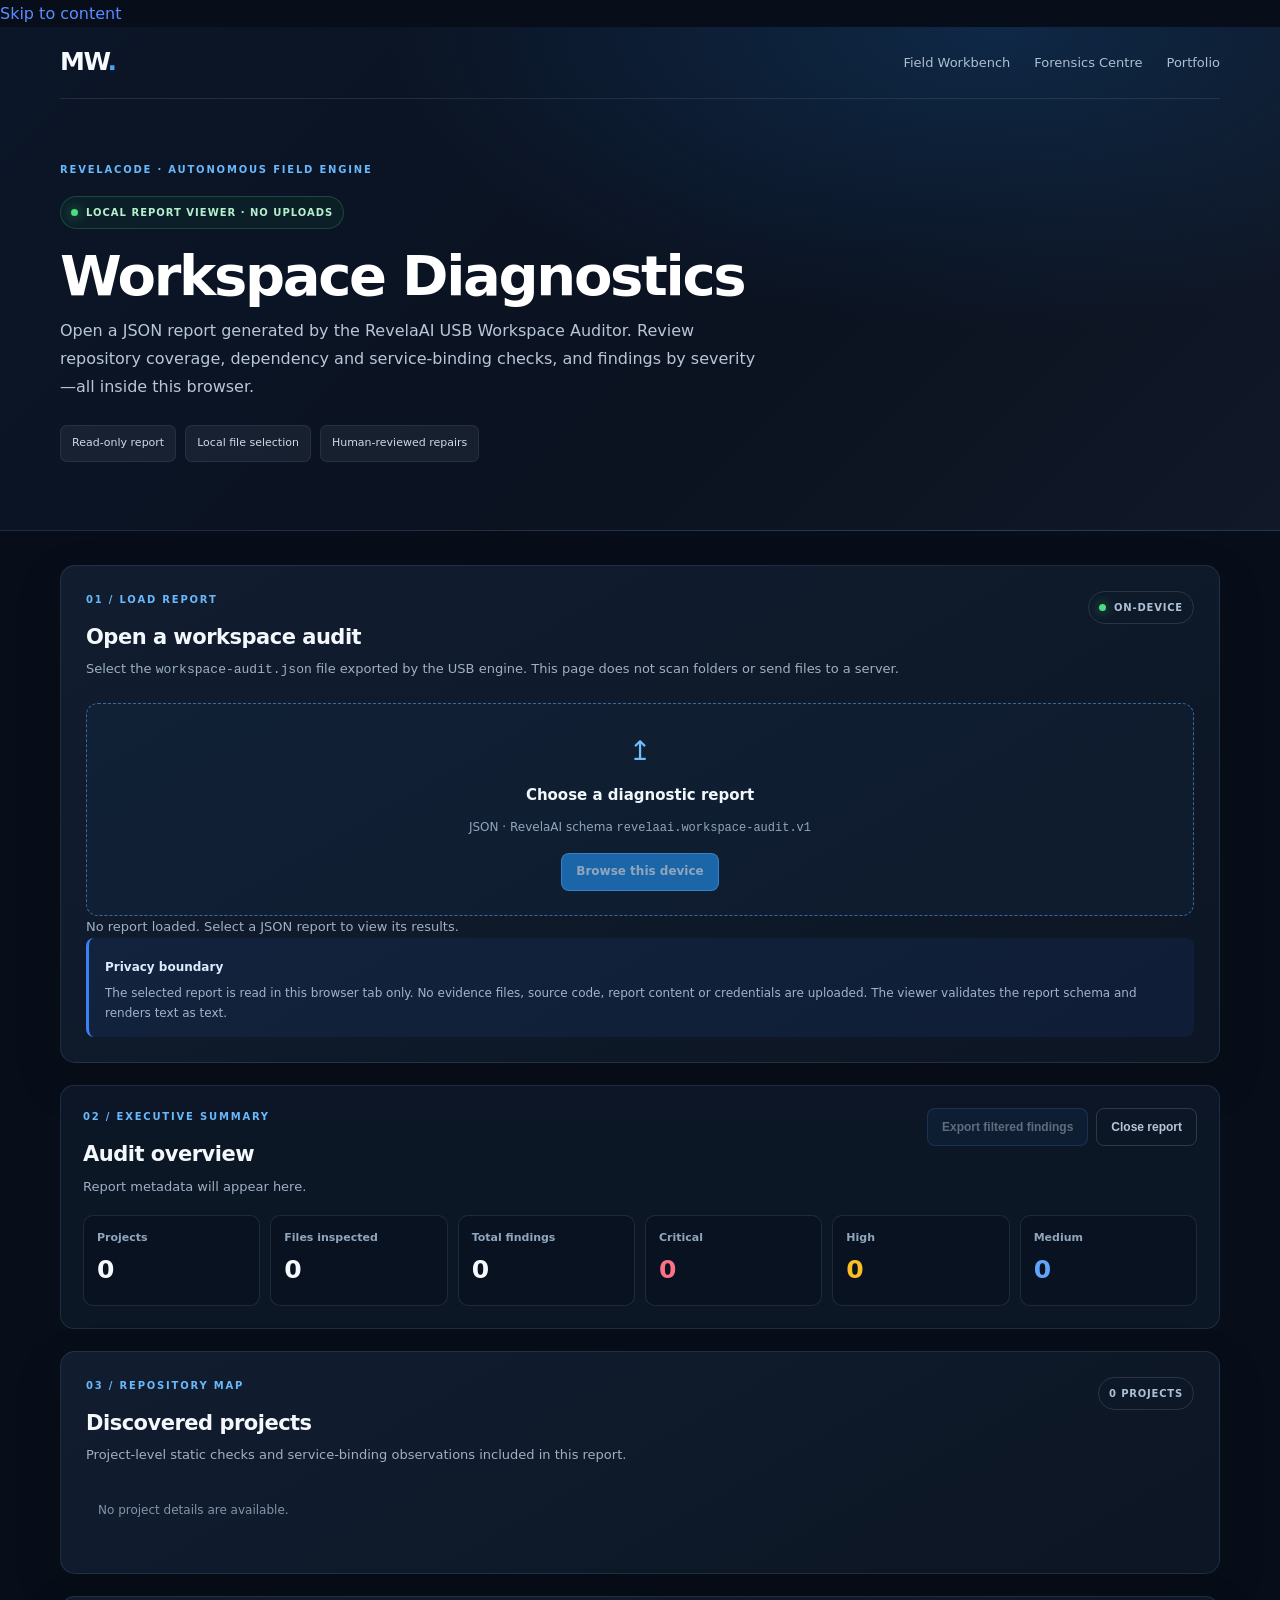
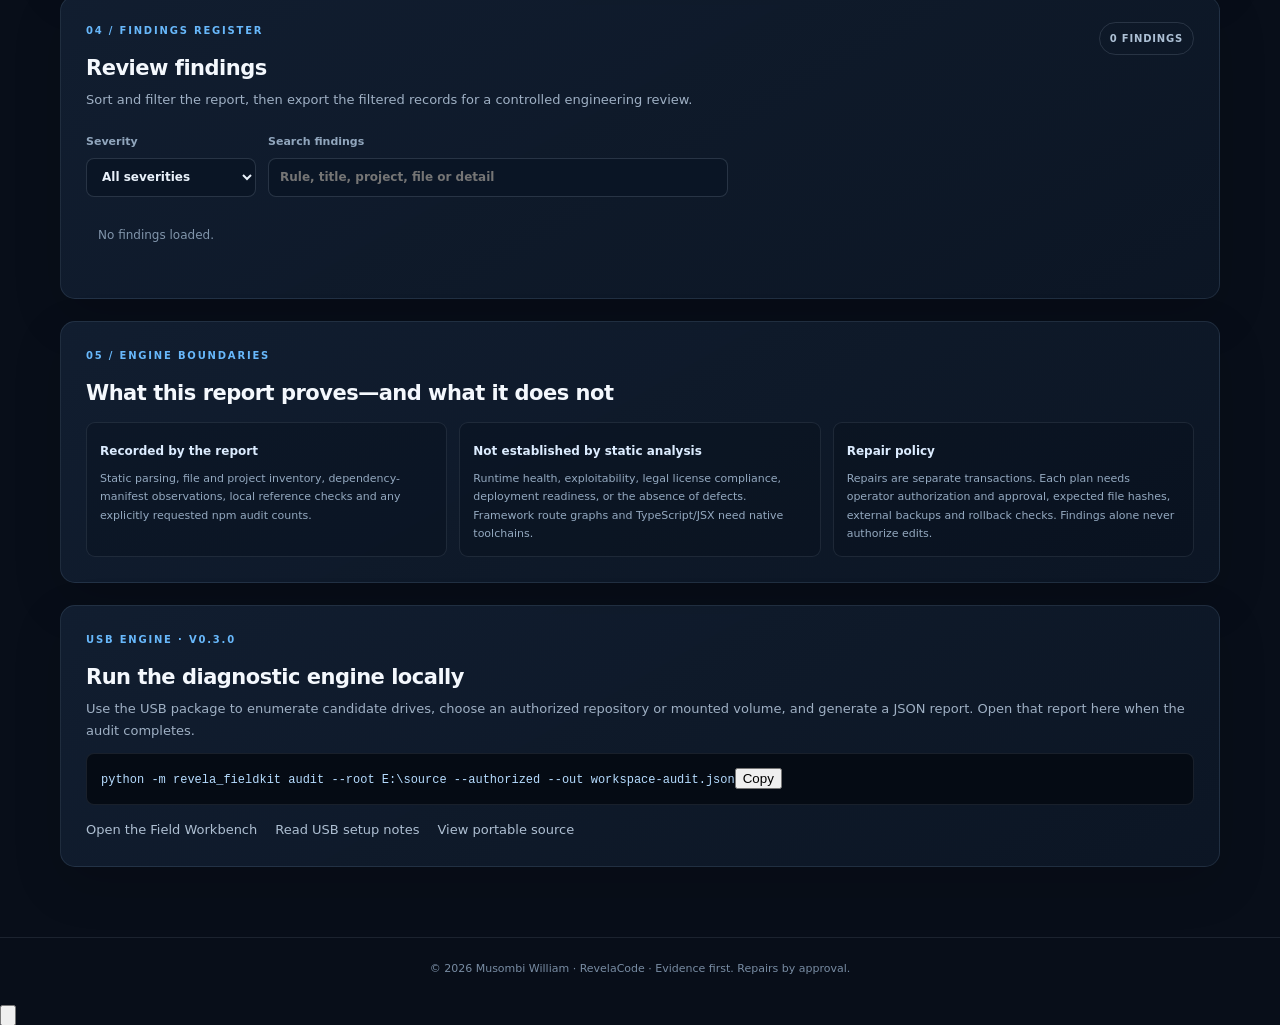
<file: diagnostics.html>
<!DOCTYPE html>
<html lang="en">
<head>
  <meta charset="UTF-8">
  <meta name="viewport" content="width=device-width, initial-scale=1.0">
  <meta name="description" content="Offline-capable local viewer for RevelaAI USB Workspace Auditor JSON reports. Reports are opened in this browser and never uploaded.">
  <meta name="theme-color" content="#0b1220">
  <title>Workspace Diagnostics | Musombi William</title>
  <link rel="stylesheet" href="stylesheet.css">
  <link rel="stylesheet" href="diagnostics.css">
  <link rel="canonical" href="https://musombi123.github.io/musombiwilliam.github.io/diagnostics.html">
  <link rel="icon" type="image/png" href="revela-icon.png">
</head>
<body class="diagnostics-page">
  <a class="diag-skip" href="#page-content">Skip to report viewer</a>
  <header class="diag-header">
    <div class="diag-shell">
      <nav class="diag-nav" aria-label="Main navigation">
        <a class="diag-brand" href="index.html">MW<span>.</span></a>
        <div class="diag-nav-links">
          <a href="fieldkit.html">Field Workbench</a>
          <a href="forensics.html">Forensics Centre</a>
          <a href="index.html">Portfolio</a>
        </div>
      </nav>
      <div class="diag-hero">
        <div class="diag-kicker">REVELACODE · AUTONOMOUS FIELD ENGINE</div>
        <div class="diag-status"><span></span> LOCAL REPORT VIEWER · NO UPLOADS</div>
        <h1>Workspace Diagnostics</h1>
        <p>Open a JSON report generated by the RevelaAI USB Workspace Auditor. Review repository coverage, dependency and service-binding checks, and findings by severity—all inside this browser.</p>
        <div class="diag-facts">
          <span>Read-only report</span><span>Local file selection</span><span>Human-reviewed repairs</span>
        </div>
      </div>
    </div>
  </header>

  <main class="diag-shell diag-main" id="page-content">
    <section class="diag-panel diag-upload-panel" aria-labelledby="load-title">
      <div class="diag-section-head">
        <div>
          <p class="diag-eyebrow">01 / LOAD REPORT</p>
          <h2 id="load-title">Open a workspace audit</h2>
          <p>Select the <code>workspace-audit.json</code> file exported by the USB engine. This page does not scan folders or send files to a server.</p>
        </div>
        <span class="diag-local-mark"><span></span> ON-DEVICE</span>
      </div>
      <label class="diag-dropzone" for="reportFile">
        <span class="diag-upload-icon" aria-hidden="true">↥</span>
        <strong>Choose a diagnostic report</strong>
        <span>JSON · RevelaAI schema <code>revelaai.workspace-audit.v1</code></span>
        <span class="diag-file-button">Browse this device</span>
        <input id="reportFile" type="file" accept=".json,application/json">
      </label>
      <p id="reportStatus" class="diag-status-line" role="status" aria-live="polite">No report loaded. Select a JSON report to view its results.</p>
      <div class="diag-privacy-note">
        <strong>Privacy boundary</strong>
        <p>The selected report is read in this browser tab only. No evidence files, source code, report content or credentials are uploaded. The viewer validates the report schema and renders text as text.</p>
      </div>
    </section>

    <section id="reportWorkspace" class="diag-report-workspace" hidden aria-live="polite">
      <section class="diag-summary-section" aria-labelledby="summary-title">
        <div class="diag-section-head">
          <div>
            <p class="diag-eyebrow">02 / EXECUTIVE SUMMARY</p>
            <h2 id="summary-title">Audit overview</h2>
            <p id="reportMeta">Report metadata will appear here.</p>
          </div>
          <div class="diag-summary-actions">
            <button type="button" class="diag-button diag-button-secondary" id="exportFindings" disabled>Export filtered findings</button>
            <button type="button" class="diag-button diag-button-quiet" id="clearReport">Close report</button>
          </div>
        </div>
        <div class="diag-metrics" aria-label="Audit summary metrics">
          <article class="diag-metric"><span>Projects</span><strong id="metricProjects">0</strong></article>
          <article class="diag-metric"><span>Files inspected</span><strong id="metricFiles">0</strong></article>
          <article class="diag-metric"><span>Total findings</span><strong id="metricFindings">0</strong></article>
          <article class="diag-metric diag-metric-critical"><span>Critical</span><strong id="metricCritical">0</strong></article>
          <article class="diag-metric diag-metric-high"><span>High</span><strong id="metricHigh">0</strong></article>
          <article class="diag-metric diag-metric-medium"><span>Medium</span><strong id="metricMedium">0</strong></article>
        </div>
      </section>

      <section class="diag-panel" aria-labelledby="projects-title">
        <div class="diag-section-head">
          <div>
            <p class="diag-eyebrow">03 / REPOSITORY MAP</p>
            <h2 id="projects-title">Discovered projects</h2>
            <p>Project-level static checks and service-binding observations included in this report.</p>
          </div>
          <span class="diag-count" id="projectCount">0 PROJECTS</span>
        </div>
        <div id="projectList" class="diag-project-grid">
          <p class="diag-empty">No project details are available.</p>
        </div>
      </section>

      <section class="diag-panel" aria-labelledby="findings-title">
        <div class="diag-section-head diag-findings-head">
          <div>
            <p class="diag-eyebrow">04 / FINDINGS REGISTER</p>
            <h2 id="findings-title">Review findings</h2>
            <p>Sort and filter the report, then export the filtered records for a controlled engineering review.</p>
          </div>
          <span class="diag-count" id="findingCount">0 FINDINGS</span>
        </div>
        <div class="diag-filters">
          <label>Severity
            <select id="severityFilter">
              <option value="all">All severities</option>
              <option value="critical">Critical</option>
              <option value="high">High</option>
              <option value="medium">Medium</option>
              <option value="low">Low</option>
              <option value="informational">Informational</option>
            </select>
          </label>
          <label class="diag-search-label">Search findings
            <input id="findingSearch" type="search" placeholder="Rule, title, project, file or detail">
          </label>
        </div>
        <div id="findingsList" class="diag-findings-list">
          <p class="diag-empty">No findings loaded.</p>
        </div>
      </section>

      <section class="diag-panel diag-boundary-panel" aria-labelledby="boundary-title">
        <p class="diag-eyebrow">05 / ENGINE BOUNDARIES</p>
        <h2 id="boundary-title">What this report proves—and what it does not</h2>
        <div class="diag-boundary-grid">
          <div><strong>Recorded by the report</strong><p>Static parsing, file and project inventory, dependency-manifest observations, local reference checks and any explicitly requested npm audit counts.</p></div>
          <div><strong>Not established by static analysis</strong><p>Runtime health, exploitability, legal license compliance, deployment readiness, or the absence of defects. Framework route graphs and TypeScript/JSX need native toolchains.</p></div>
          <div><strong>Repair policy</strong><p>Repairs are separate transactions. Each plan needs operator authorization and approval, expected file hashes, external backups and rollback checks. Findings alone never authorize edits.</p></div>
        </div>
      </section>
    </section>

    <section class="diag-panel diag-start-panel">
      <p class="diag-eyebrow">USB ENGINE · V0.3.0</p>
      <h2>Run the diagnostic engine locally</h2>
      <p>Use the USB package to enumerate candidate drives, choose an authorized repository or mounted volume, and generate a JSON report. Open that report here when the audit completes.</p>
      <pre><code>python -m revela_fieldkit audit --root E:\source --authorized --out workspace-audit.json</code></pre>
      <p class="diag-inline-links"><a href="fieldkit.html">Open the Field Workbench</a><a href="guides.html#usb-edition">Read USB setup notes</a><a href="https://github.com/musombi123/RevelaAI/tree/main/portable">View portable source</a></p>
    </section>
  </main>

  <footer class="diag-footer">© 2026 Musombi William · RevelaCode · Evidence first. Repairs by approval.</footer>
  <script src="site.js" defer></script>
  <script src="diagnostics.js" defer></script>
</body>
</html>
</file>
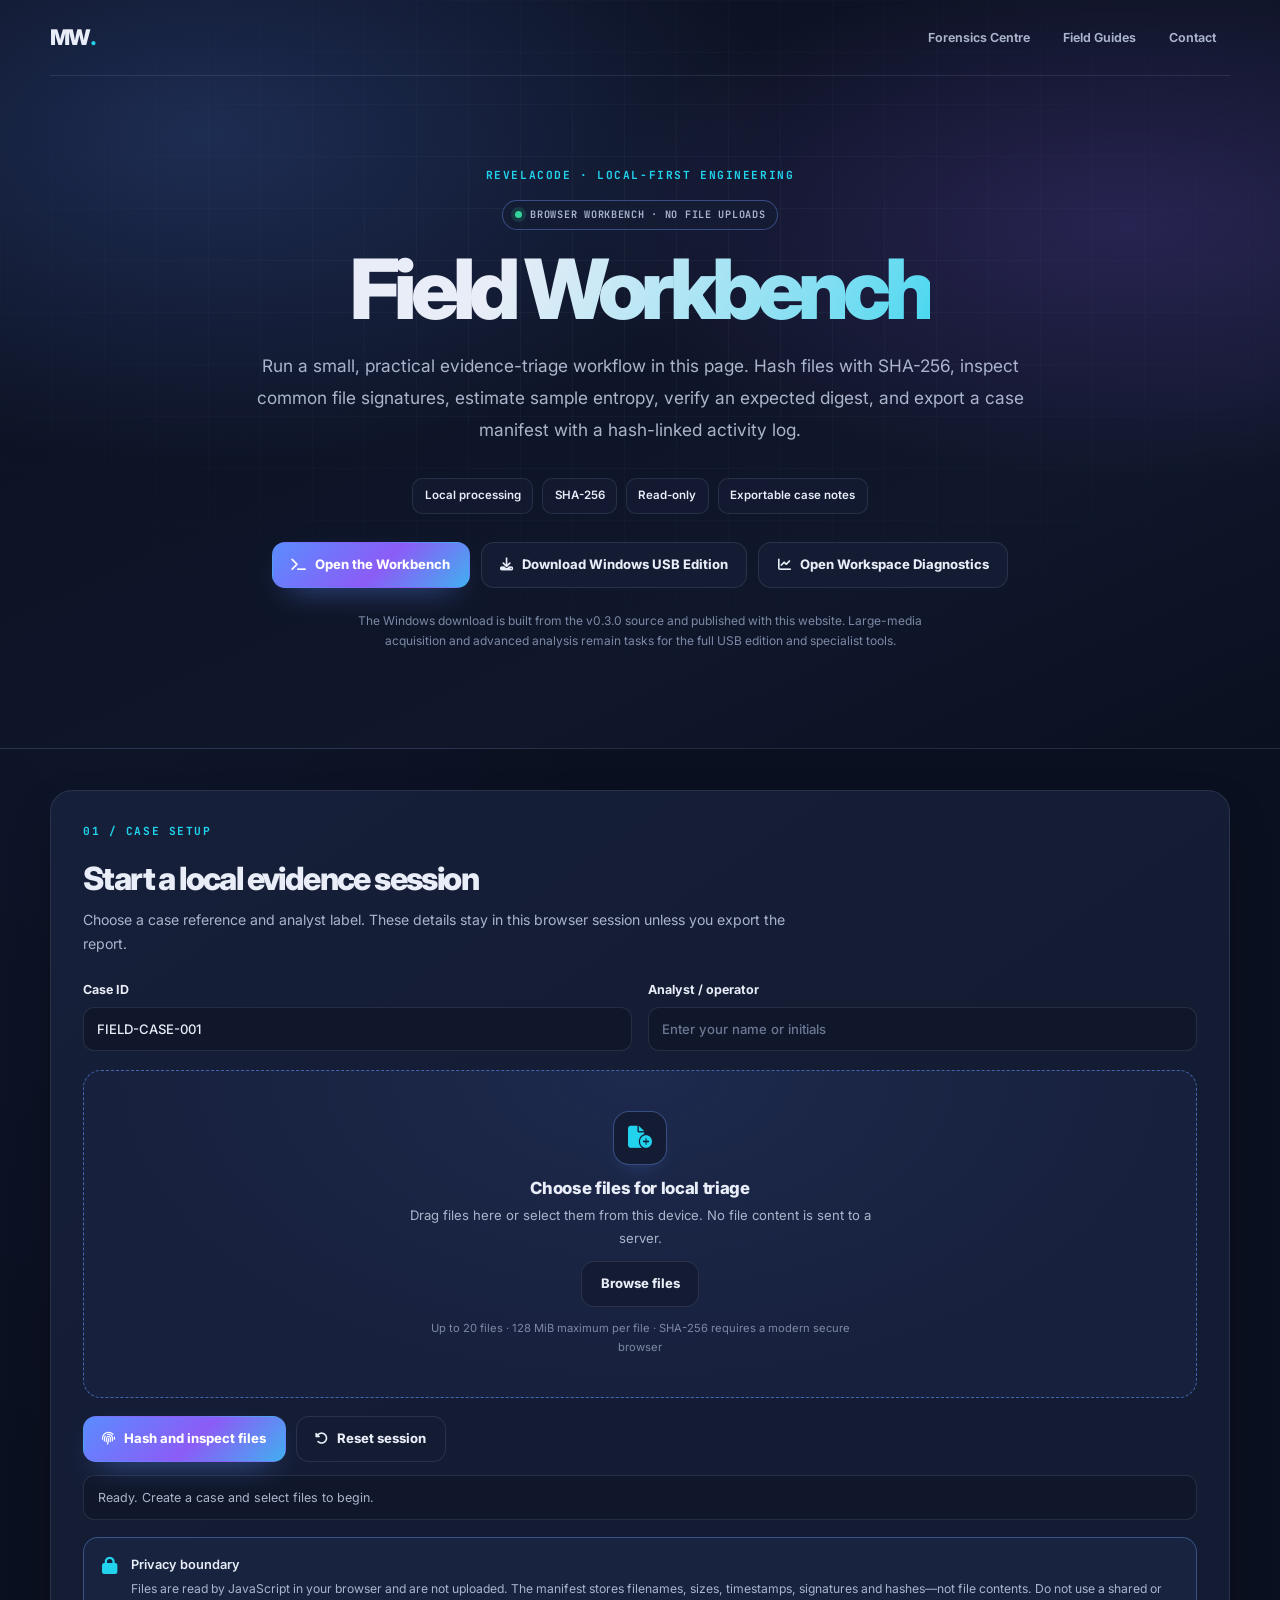
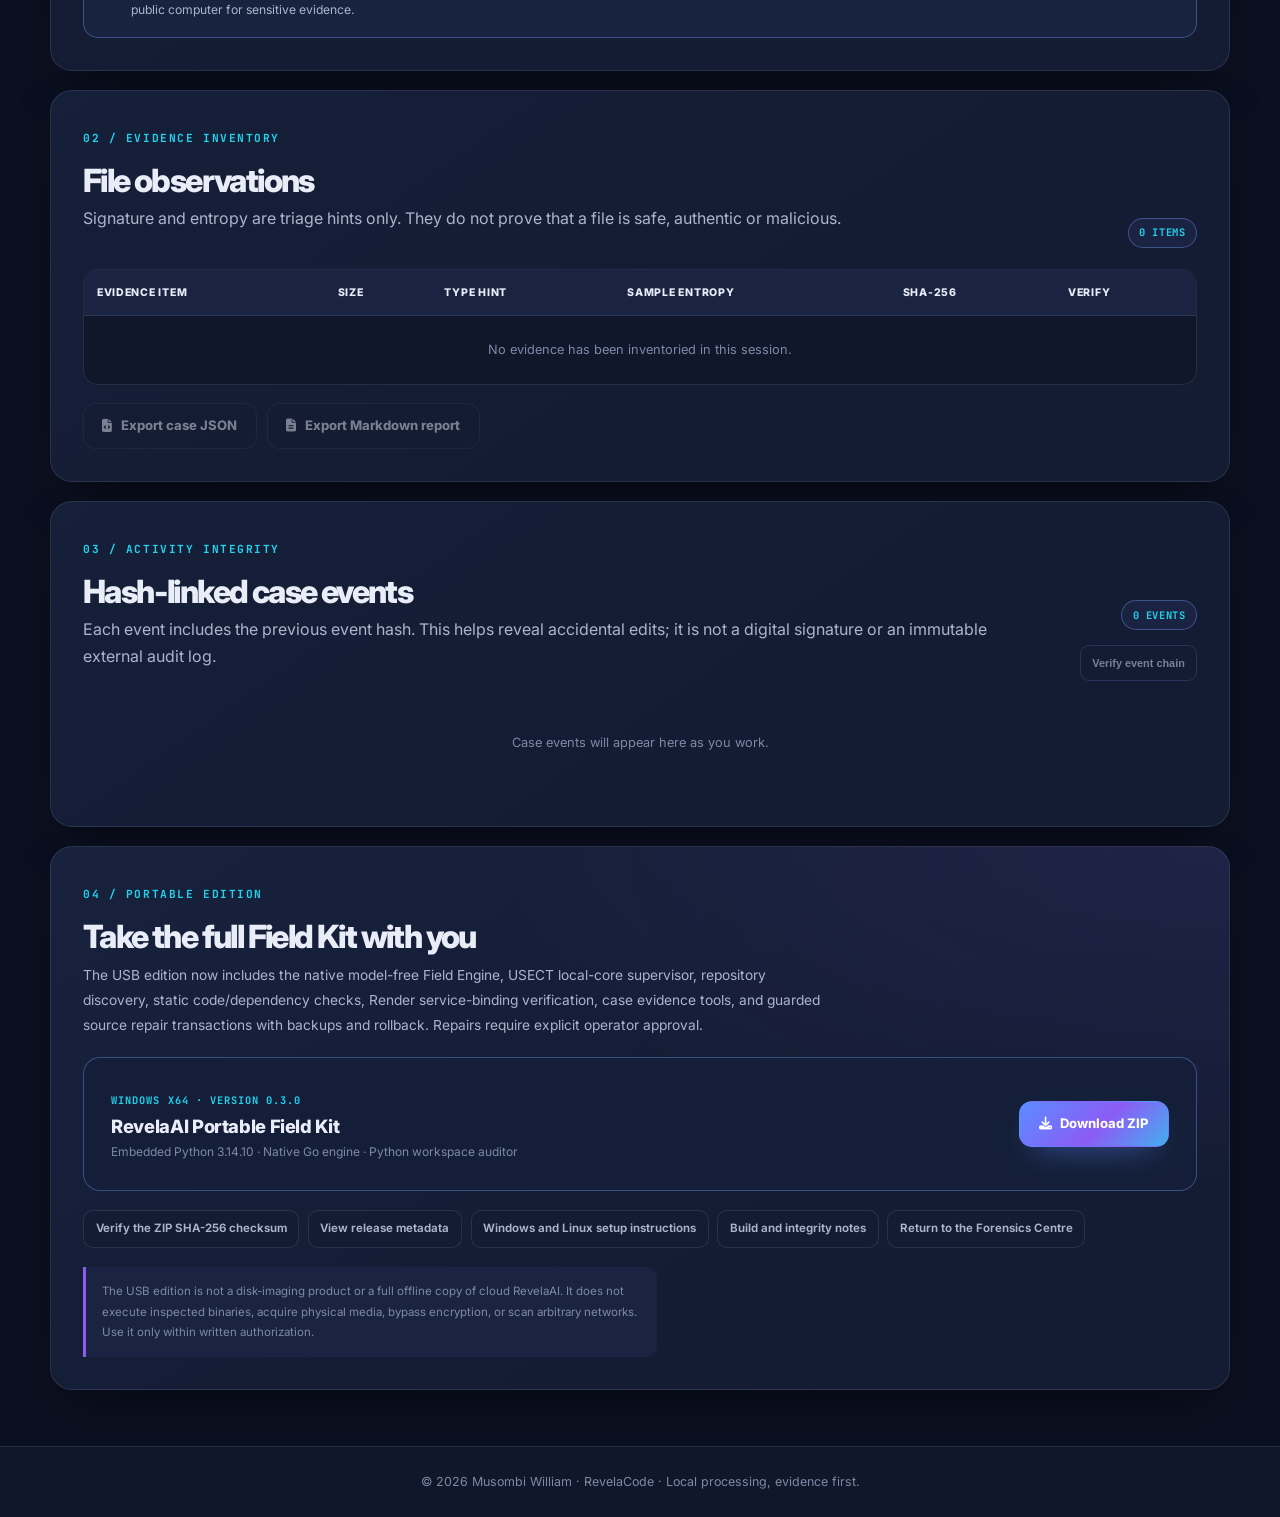
<file: fieldkit.html>
<!DOCTYPE html>
<html lang="en">
<head>
  <meta charset="UTF-8">
  <meta name="viewport" content="width=device-width, initial-scale=1.0">
  <meta name="description" content="Use the RevelaAI Field Workbench in your browser for local SHA-256 evidence hashing, file-header triage, entropy sampling and hash-linked case notes. Files stay on your device.">
  <meta name="theme-color" content="#0b1220">
  <title>Field Workbench | Musombi William</title>
  <link rel="stylesheet" href="https://cdnjs.cloudflare.com/ajax/libs/font-awesome/6.4.0/css/all.min.css" crossorigin="anonymous" referrerpolicy="no-referrer">
  <link rel="stylesheet" href="stylesheet.css">
  <link rel="preconnect" href="https://fonts.googleapis.com">
  <link rel="preconnect" href="https://fonts.gstatic.com" crossorigin>
  <link href="https://fonts.googleapis.com/css2?family=Inter:wght@400;500;600;700;800&family=JetBrains+Mono:wght@400;500;600&display=swap" rel="stylesheet">
  <link rel="canonical" href="https://musombi123.github.io/musombiwilliam.github.io/fieldkit.html">
  <link rel="icon" type="image/png" href="revela-icon.png">
  <meta property="og:type" content="website">
  <meta property="og:title" content="Field Workbench | Musombi William">
  <meta property="og:description" content="Use the RevelaAI Field Workbench in your browser for local SHA-256 evidence hashing, file-header triage, entropy sampling and hash-linked case notes. Files stay on your device.">
  <meta property="og:url" content="https://musombi123.github.io/musombiwilliam.github.io/fieldkit.html">
  <meta property="og:image" content="https://musombi123.github.io/musombiwilliam.github.io/revelacode-frontend.PNG">
  <meta name="twitter:card" content="summary_large_image">
  <meta name="twitter:title" content="Field Workbench | Musombi William">
  <meta name="twitter:description" content="Use the RevelaAI Field Workbench in your browser for local SHA-256 evidence hashing, file-header triage, entropy sampling and hash-linked case notes. Files stay on your device.">
  <meta name="twitter:image" content="https://musombi123.github.io/musombiwilliam.github.io/revelacode-frontend.PNG">
</head>
<body class="fieldkit-page">
  <header class="fieldkit-hero">
    <nav class="fieldkit-topnav" aria-label="Main navigation">
      <a href="index.html" class="brand-mark">MW<span>.</span></a>
      <div><a href="forensics.html">Forensics Centre</a><a href="guides.html">Field Guides</a><a href="index.html#contact">Contact</a></div>
    </nav>
    <div class="fieldkit-hero-copy">
      <p class="fieldkit-eyebrow">REVELACODE · LOCAL-FIRST ENGINEERING</p>
      <div class="fieldkit-status"><span></span> BROWSER WORKBENCH · NO FILE UPLOADS</div>
      <h1>Field Workbench</h1>
      <p>Run a small, practical evidence-triage workflow in this page. Hash files with SHA-256, inspect common file signatures, estimate sample entropy, verify an expected digest, and export a case manifest with a hash-linked activity log.</p>
      <div class="fieldkit-facts"><span><strong>Local processing</strong></span><span><strong>SHA-256</strong></span><span><strong>Read-only</strong></span><span><strong>Exportable case notes</strong></span></div>
      <div class="fieldkit-links">
        <a class="btn-primary" href="#workbench"><i class="fa-solid fa-terminal"></i> Open the Workbench</a>
        <a class="btn-secondary" href="downloads/RevelaAI-Portable-Field-Kit-v0.3.0-Windows-x64.zip" download><i class="fa-solid fa-download"></i> Download Windows USB Edition</a>
        <a class="btn-secondary" href="diagnostics.html"><i class="fa-solid fa-chart-line"></i> Open Workspace Diagnostics</a>
      </div>
      <p class="fieldkit-small-note">The Windows download is built from the v0.3.0 source and published with this website. Large-media acquisition and advanced analysis remain tasks for the full USB edition and specialist tools.</p>
    </div>
  </header>

  <main class="fieldkit-main">
    <section class="fieldkit-section" id="workbench">
      <div class="fieldkit-section-heading">
        <p class="fieldkit-eyebrow">01 / CASE SETUP</p>
        <h2>Start a local evidence session</h2>
        <p>Choose a case reference and analyst label. These details stay in this browser session unless you export the report.</p>
      </div>
      <div class="fieldkit-form-grid">
        <label>Case ID
          <input id="caseId" type="text" maxlength="64" value="FIELD-CASE-001" autocomplete="off">
        </label>
        <label>Analyst / operator
          <input id="analyst" type="text" maxlength="80" placeholder="Enter your name or initials" autocomplete="off">
        </label>
      </div>
      <div class="fieldkit-dropzone" id="dropZone" tabindex="0" role="button" aria-label="Choose evidence files">
        <input id="evidenceFiles" type="file" multiple hidden>
        <div class="drop-icon"><i class="fa-solid fa-file-circle-plus"></i></div>
        <h3>Choose files for local triage</h3>
        <p>Drag files here or select them from this device. No file content is sent to a server.</p>
        <button type="button" class="btn-secondary" id="chooseFiles">Browse files</button>
        <p class="fieldkit-hint">Up to 20 files · 128 MiB maximum per file · SHA-256 requires a modern secure browser</p>
      </div>
      <div class="fieldkit-actions">
        <button type="button" class="btn-primary" id="runInventory"><i class="fa-solid fa-fingerprint"></i> Hash and inspect files</button>
        <button type="button" class="btn-secondary" id="resetSession"><i class="fa-solid fa-rotate-left"></i> Reset session</button>
      </div>
      <p id="workbenchStatus" class="fieldkit-status-line" role="status" aria-live="polite">Ready. Create a case and select files to begin.</p>
      <div class="fieldkit-privacy"><i class="fa-solid fa-lock"></i><div><strong>Privacy boundary</strong><p>Files are read by JavaScript in your browser and are not uploaded. The manifest stores filenames, sizes, timestamps, signatures and hashes—not file contents. Do not use a shared or public computer for sensitive evidence.</p></div></div>
    </section>

    <section class="fieldkit-section">
      <div class="fieldkit-section-heading fieldkit-row-heading">
        <div><p class="fieldkit-eyebrow">02 / EVIDENCE INVENTORY</p><h2>File observations</h2><p>Signature and entropy are triage hints only. They do not prove that a file is safe, authentic or malicious.</p></div>
        <span class="fieldkit-count" id="evidenceCount">0 ITEMS</span>
      </div>
      <div class="fieldkit-table-wrap">
        <table class="fieldkit-table">
          <thead><tr><th>Evidence item</th><th>Size</th><th>Type hint</th><th>Sample entropy</th><th>SHA-256</th><th>Verify</th></tr></thead>
          <tbody id="manifestRows"><tr><td colspan="6" class="fieldkit-empty">No evidence has been inventoried in this session.</td></tr></tbody>
        </table>
      </div>
      <div class="fieldkit-actions fieldkit-export-actions">
        <button type="button" class="btn-secondary" id="exportJson" disabled><i class="fa-solid fa-file-code"></i> Export case JSON</button>
        <button type="button" class="btn-secondary" id="exportReport" disabled><i class="fa-solid fa-file-lines"></i> Export Markdown report</button>
      </div>
    </section>

    <section class="fieldkit-section">
      <div class="fieldkit-section-heading fieldkit-row-heading">
        <div><p class="fieldkit-eyebrow">03 / ACTIVITY INTEGRITY</p><h2>Hash-linked case events</h2><p>Each event includes the previous event hash. This helps reveal accidental edits; it is not a digital signature or an immutable external audit log.</p></div>
        <div class="fieldkit-heading-actions"><span class="fieldkit-count" id="eventCount">0 EVENTS</span><button type="button" class="verify-button verify-chain-button" id="verifyChain" disabled>Verify event chain</button></div>
      </div>
      <div class="fieldkit-event-list" id="eventList"><p class="fieldkit-empty">Case events will appear here as you work.</p></div>
    </section>

    <section class="fieldkit-section fieldkit-download-panel" id="usb-edition">
      <p class="fieldkit-eyebrow">04 / PORTABLE EDITION</p>
      <h2>Take the full Field Kit with you</h2>
      <p>The USB edition now includes the native model-free Field Engine, USECT local-core supervisor, repository discovery, static code/dependency checks, Render service-binding verification, case evidence tools, and guarded source repair transactions with backups and rollback. Repairs require explicit operator approval.</p>
      <div class="fieldkit-download-card">
        <div><span class="fieldkit-download-label">WINDOWS X64 · VERSION 0.3.0</span><h3>RevelaAI Portable Field Kit</h3><p>Embedded Python 3.14.10 · Native Go engine · Python workspace auditor</p></div>
        <a class="btn-primary" href="downloads/RevelaAI-Portable-Field-Kit-v0.3.0-Windows-x64.zip" download><i class="fa-solid fa-download"></i> Download ZIP</a>
      </div>
      <div class="fieldkit-download-links"><a href="downloads/SHA256SUMS.txt">Verify the ZIP SHA-256 checksum</a><a href="downloads/fieldkit-release.json">View release metadata</a><a href="guides.html#usb-edition">Windows and Linux setup instructions</a><a href="guides.html#verification">Build and integrity notes</a><a href="forensics.html">Return to the Forensics Centre</a></div>
      <p class="fieldkit-disclaimer">The USB edition is not a disk-imaging product or a full offline copy of cloud RevelaAI. It does not execute inspected binaries, acquire physical media, bypass encryption, or scan arbitrary networks. Use it only within written authorization.</p>
    </section>
  </main>
  <footer>© 2026 Musombi William · RevelaCode · Local processing, evidence first.</footer>
  <script src="site.js" defer></script>
  <script src="fieldkit.js" defer></script>
</body>
</html>
</file>
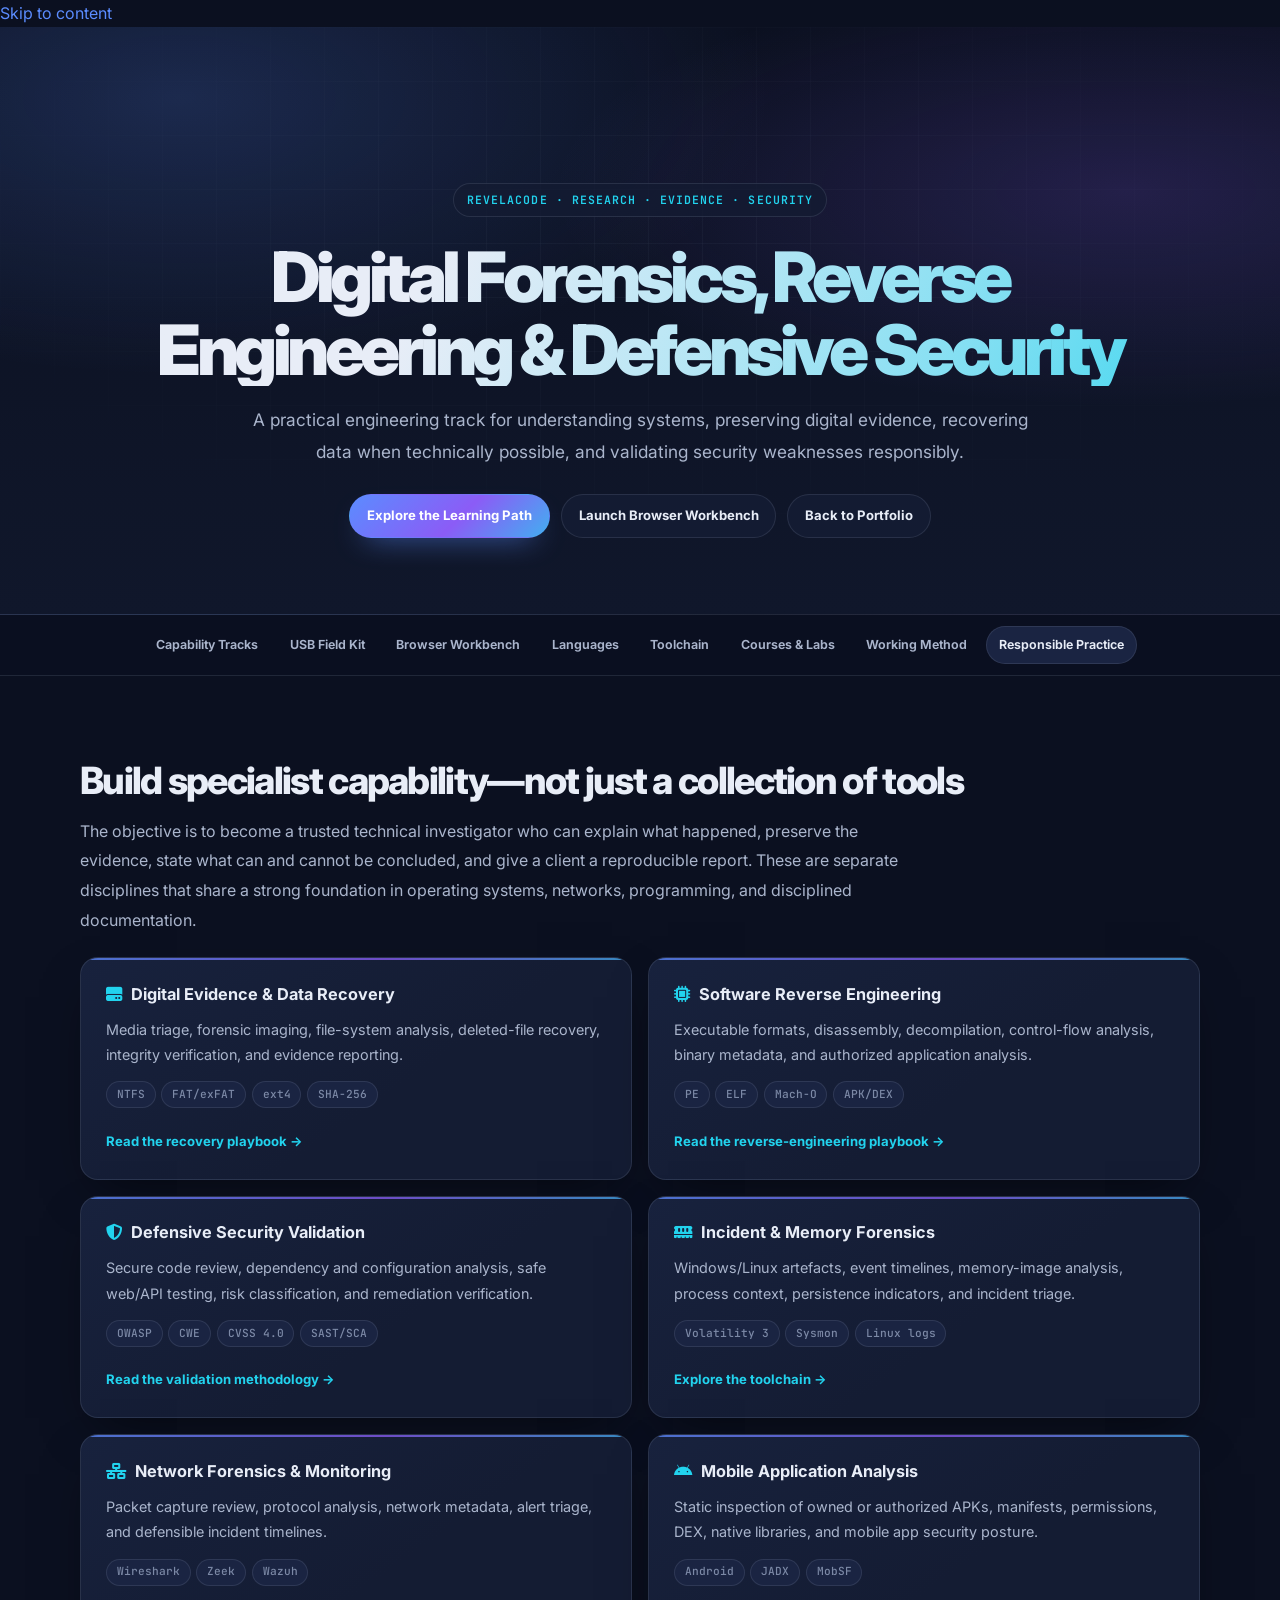
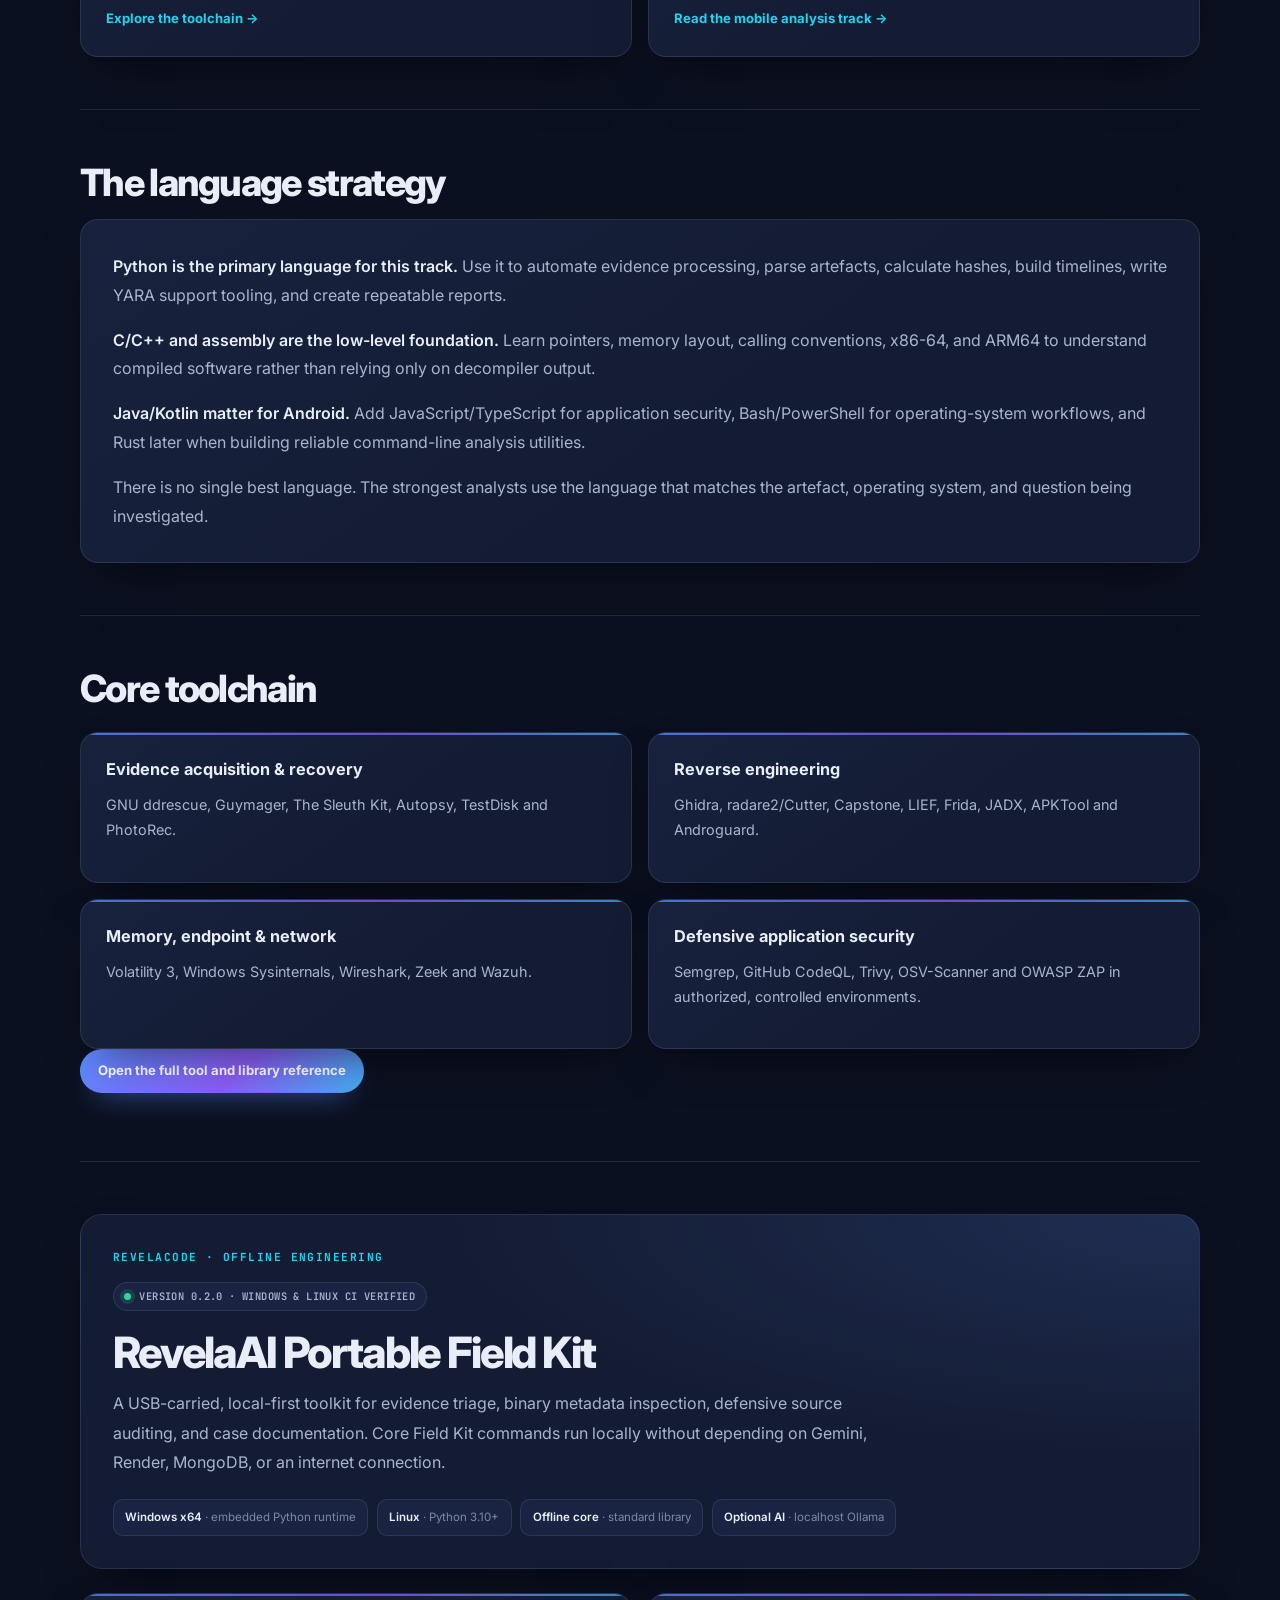
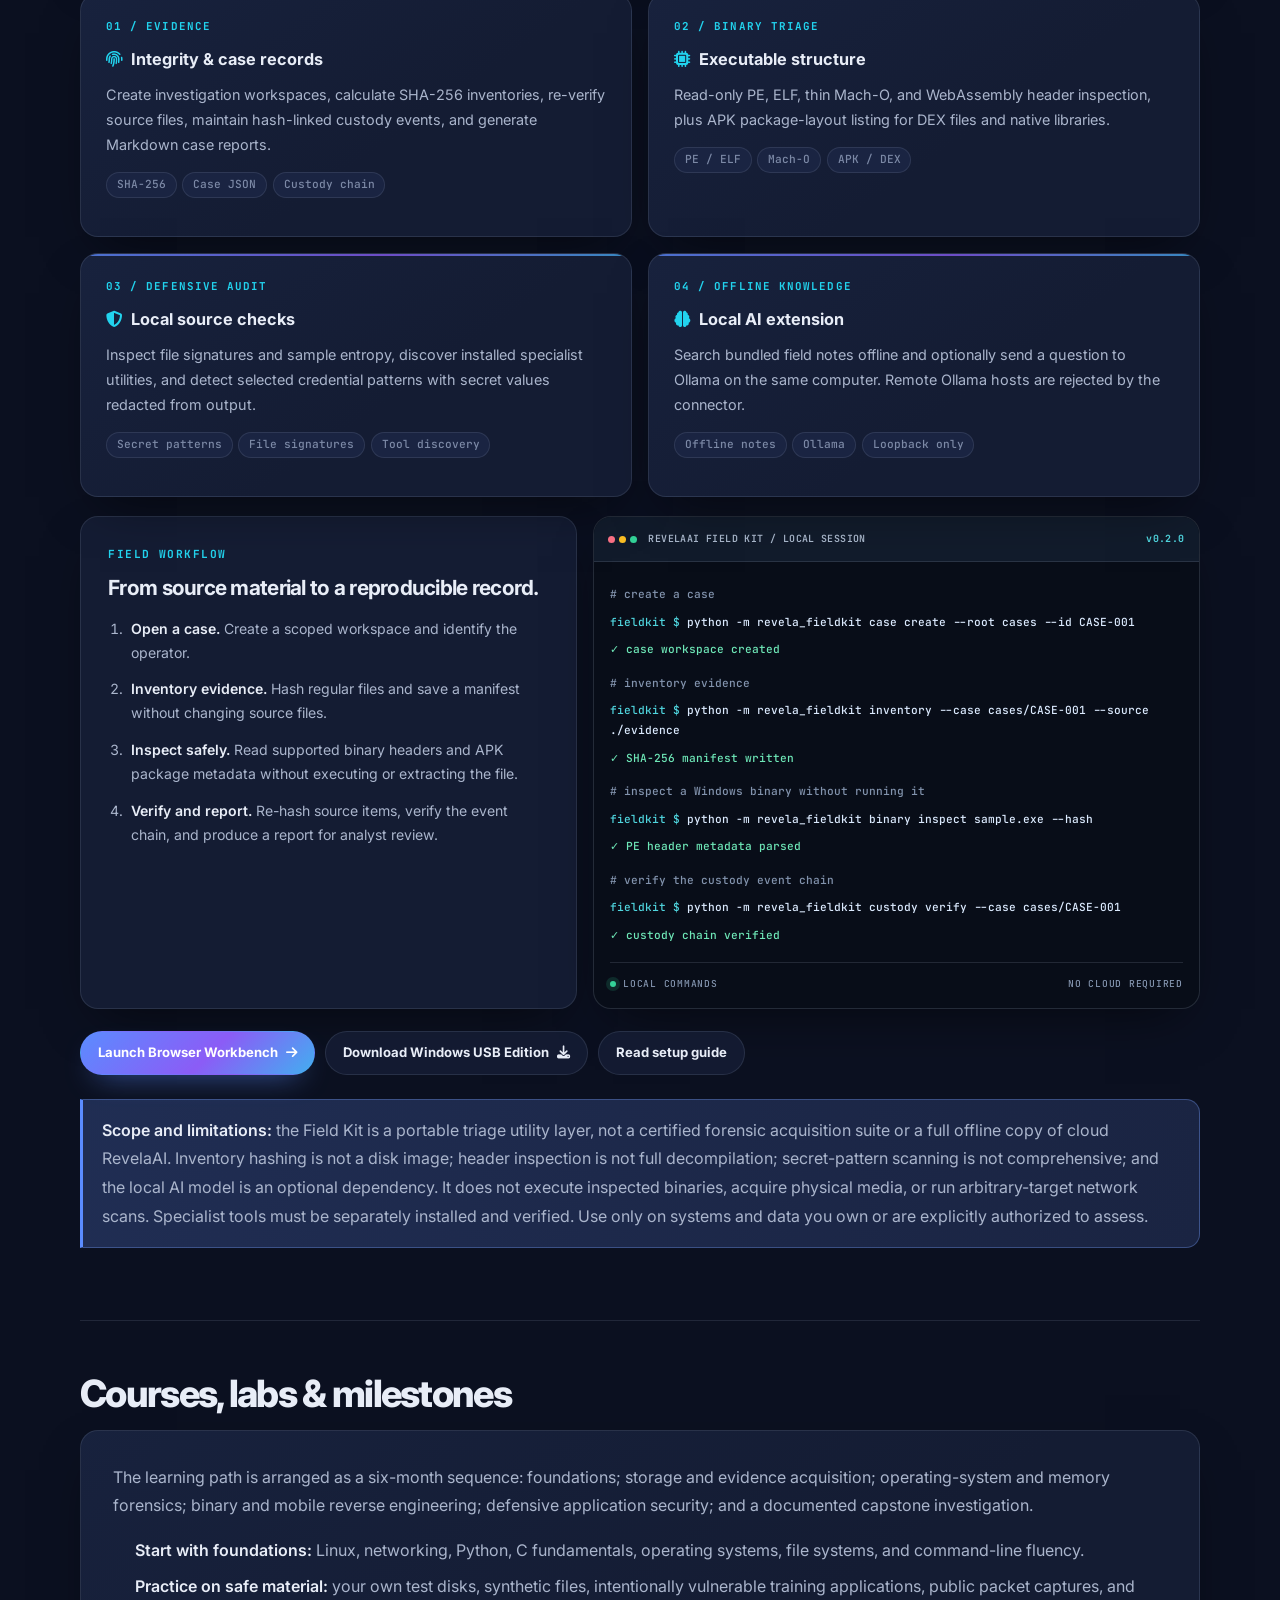
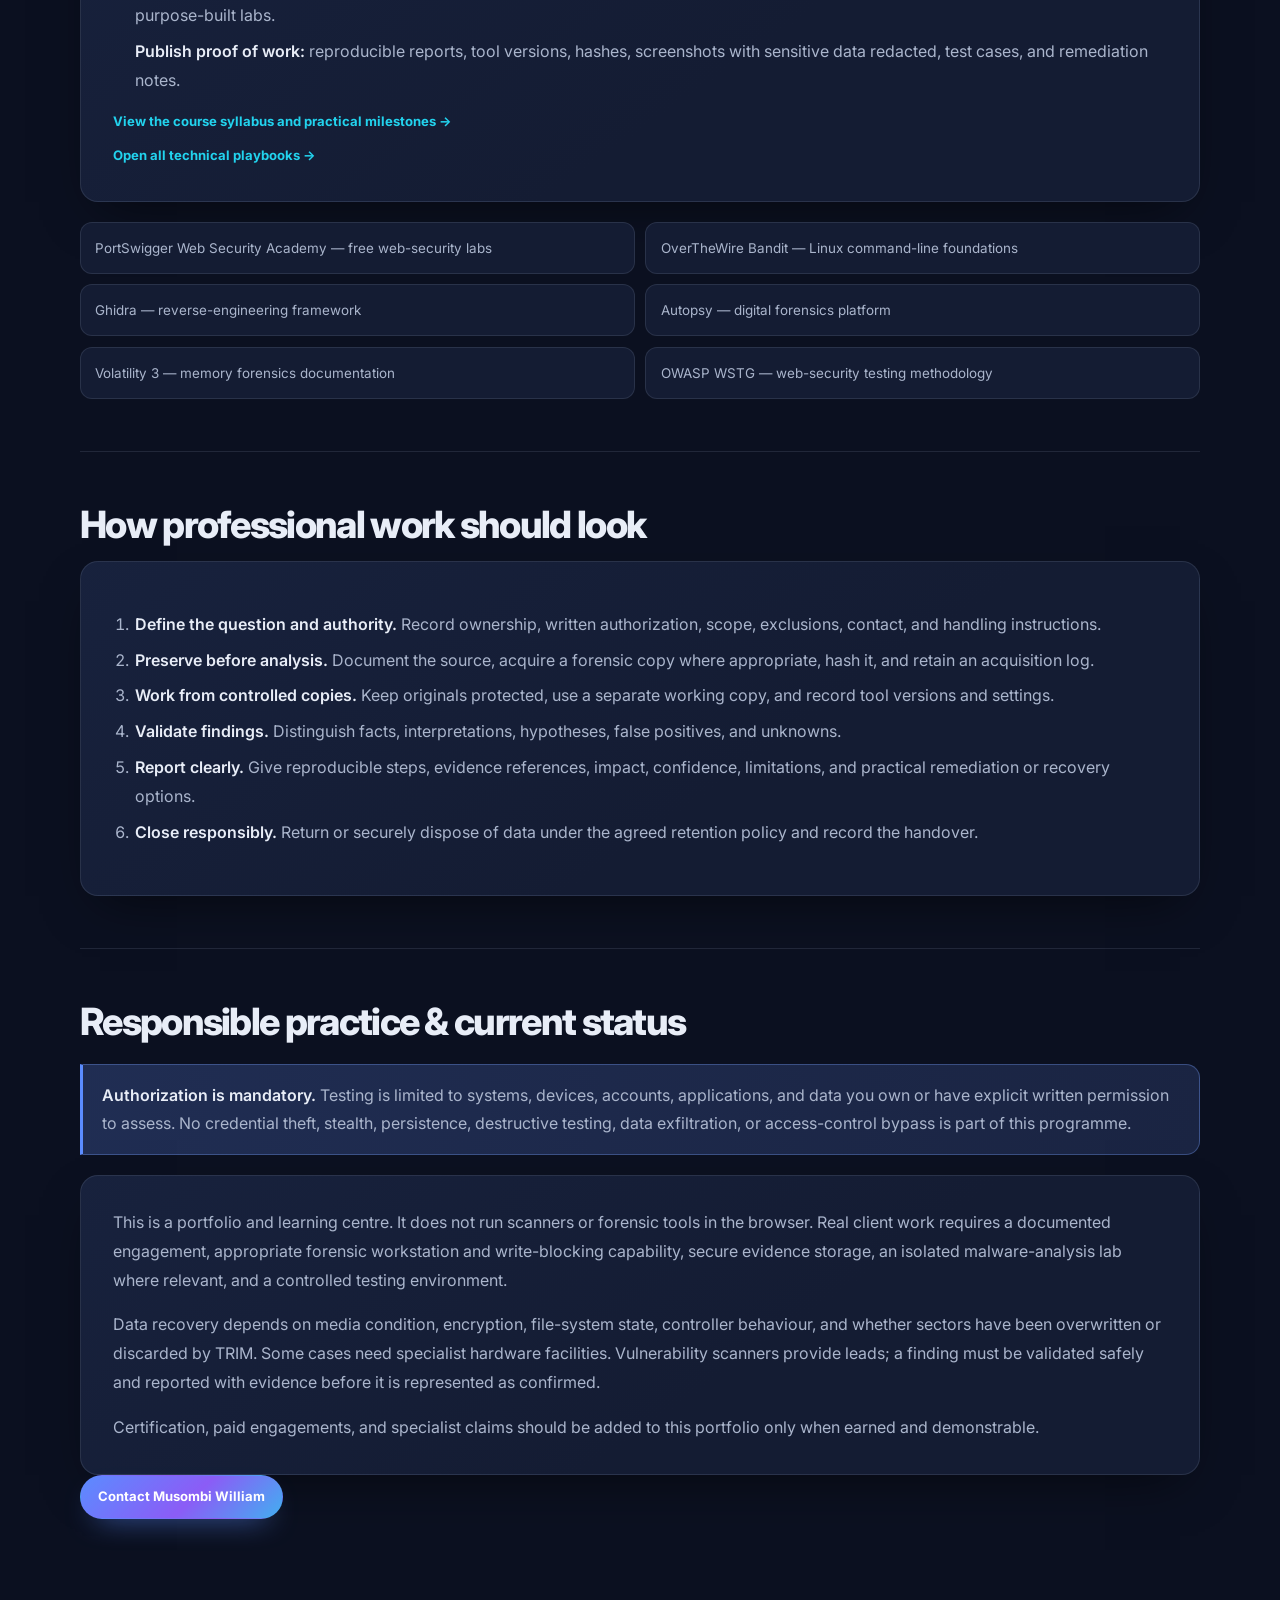
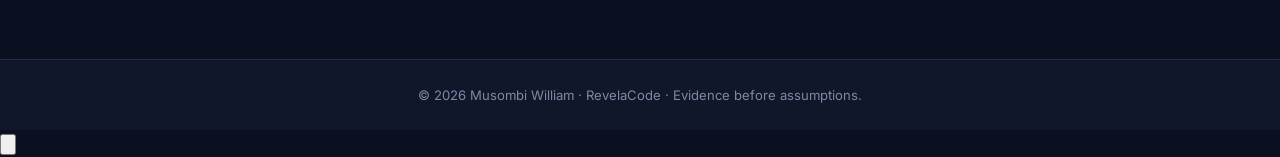
<file: forensics.html>
<!DOCTYPE html>
<html lang="en">
<head>
  <meta charset="UTF-8">
  <meta name="viewport" content="width=device-width, initial-scale=1.0">
  <meta name="description" content="Musombi William’s digital forensics, data recovery, reverse engineering and defensive security centre, including the RevelaAI Portable Field Kit for offline evidence triage and binary inspection.">
  <meta name="theme-color" content="#0F172A">
  <title>Digital Forensics & Security Centre | Musombi William</title>
  <link rel="stylesheet" href="https://cdnjs.cloudflare.com/ajax/libs/font-awesome/6.4.0/css/all.min.css" crossorigin="anonymous" referrerpolicy="no-referrer">
  <link rel="stylesheet" href="stylesheet.css">
  <link rel="preconnect" href="https://fonts.googleapis.com">
  <link rel="preconnect" href="https://fonts.gstatic.com" crossorigin>
  <link href="https://fonts.googleapis.com/css2?family=Inter:wght@400;500;600;700;800&family=JetBrains+Mono:wght@400;500;600&display=swap" rel="stylesheet">
  <link rel="canonical" href="https://musombi123.github.io/musombiwilliam.github.io/forensics.html">
  <link rel="icon" type="image/png" href="revela-icon.png">
  <meta property="og:type" content="website">
  <meta property="og:title" content="Digital Forensics & Security Centre | Musombi William">
  <meta property="og:description" content="Musombi William’s digital forensics, data recovery, reverse engineering and defensive security centre, including the RevelaAI Portable Field Kit for offline evidence triage and binary inspection.">
  <meta property="og:url" content="https://musombi123.github.io/musombiwilliam.github.io/forensics.html">
  <meta property="og:image" content="https://musombi123.github.io/musombiwilliam.github.io/revelacode-frontend.PNG">
  <meta name="twitter:card" content="summary_large_image">
  <meta name="twitter:title" content="Digital Forensics & Security Centre | Musombi William">
  <meta name="twitter:description" content="Musombi William’s digital forensics, data recovery, reverse engineering and defensive security centre, including the RevelaAI Portable Field Kit for offline evidence triage and binary inspection.">
  <meta name="twitter:image" content="https://musombi123.github.io/musombiwilliam.github.io/revelacode-frontend.PNG">
</head>
<body>
  <header class="forensics-hero">
    <p class="eyebrow">RevelaCode · Research · Evidence · Security</p>
    <h1>Digital Forensics, Reverse Engineering & Defensive Security</h1>
    <p>A practical engineering track for understanding systems, preserving digital evidence, recovering data when technically possible, and validating security weaknesses responsibly.</p>
    <div class="hero-buttons">
      <a class="btn-primary" href="guides.html#learning-path">Explore the Learning Path</a>
      <a class="btn-secondary" href="fieldkit.html">Launch Browser Workbench</a>
      <a class="btn-secondary" href="index.html">Back to Portfolio</a>
    </div>
  </header>
  <nav class="forensics-nav" aria-label="Forensics centre navigation">
    <a href="#tracks">Capability Tracks</a><a href="#portable">USB Field Kit</a><a href="fieldkit.html">Browser Workbench</a><a href="#languages">Languages</a><a href="#toolkit">Toolchain</a><a href="#courses">Courses & Labs</a><a href="#method">Working Method</a><a href="#scope">Responsible Practice</a>
  </nav>
  <main class="forensics-content">
    <section id="tracks">
      <h2>Build specialist capability—not just a collection of tools</h2>
      <p class="lead">The objective is to become a trusted technical investigator who can explain what happened, preserve the evidence, state what can and cannot be concluded, and give a client a reproducible report. These are separate disciplines that share a strong foundation in operating systems, networks, programming, and disciplined documentation.</p>
      <div class="capability-grid">
        <article class="capability-card"><h4><i class="fa-solid fa-hard-drive"></i> Digital Evidence & Data Recovery</h4><p>Media triage, forensic imaging, file-system analysis, deleted-file recovery, integrity verification, and evidence reporting.</p><div class="capability-tags"><span>NTFS</span><span>FAT/exFAT</span><span>ext4</span><span>SHA-256</span></div><a class="card-link" href="guides.html#data-recovery">Read the recovery playbook →</a></article>
        <article class="capability-card"><h4><i class="fa-solid fa-microchip"></i> Software Reverse Engineering</h4><p>Executable formats, disassembly, decompilation, control-flow analysis, binary metadata, and authorized application analysis.</p><div class="capability-tags"><span>PE</span><span>ELF</span><span>Mach-O</span><span>APK/DEX</span></div><a class="card-link" href="guides.html#reverse-engineering">Read the reverse-engineering playbook →</a></article>
        <article class="capability-card"><h4><i class="fa-solid fa-shield-halved"></i> Defensive Security Validation</h4><p>Secure code review, dependency and configuration analysis, safe web/API testing, risk classification, and remediation verification.</p><div class="capability-tags"><span>OWASP</span><span>CWE</span><span>CVSS 4.0</span><span>SAST/SCA</span></div><a class="card-link" href="guides.html#defensive-security">Read the validation methodology →</a></article>
        <article class="capability-card"><h4><i class="fa-solid fa-memory"></i> Incident & Memory Forensics</h4><p>Windows/Linux artefacts, event timelines, memory-image analysis, process context, persistence indicators, and incident triage.</p><div class="capability-tags"><span>Volatility 3</span><span>Sysmon</span><span>Linux logs</span></div><a class="card-link" href="guides.html#toolchain">Explore the toolchain →</a></article>
        <article class="capability-card"><h4><i class="fa-solid fa-network-wired"></i> Network Forensics & Monitoring</h4><p>Packet capture review, protocol analysis, network metadata, alert triage, and defensible incident timelines.</p><div class="capability-tags"><span>Wireshark</span><span>Zeek</span><span>Wazuh</span></div><a class="card-link" href="guides.html#toolchain">Explore the toolchain →</a></article>
        <article class="capability-card"><h4><i class="fa-brands fa-android"></i> Mobile Application Analysis</h4><p>Static inspection of owned or authorized APKs, manifests, permissions, DEX, native libraries, and mobile app security posture.</p><div class="capability-tags"><span>Android</span><span>JADX</span><span>MobSF</span></div><a class="card-link" href="guides.html#reverse-engineering">Read the mobile analysis track →</a></article>
      </div>
    </section>
    <section id="languages">
      <h2>The language strategy</h2>
      <div class="card">
        <p><strong>Python is the primary language for this track.</strong> Use it to automate evidence processing, parse artefacts, calculate hashes, build timelines, write YARA support tooling, and create repeatable reports.</p>
        <p><strong>C/C++ and assembly are the low-level foundation.</strong> Learn pointers, memory layout, calling conventions, x86-64, and ARM64 to understand compiled software rather than relying only on decompiler output.</p>
        <p><strong>Java/Kotlin matter for Android.</strong> Add JavaScript/TypeScript for application security, Bash/PowerShell for operating-system workflows, and Rust later when building reliable command-line analysis utilities.</p>
        <p>There is no single best language. The strongest analysts use the language that matches the artefact, operating system, and question being investigated.</p>
      </div>
    </section>
    <section id="toolkit">
      <h2>Core toolchain</h2>
      <div class="capability-grid">
        <article class="capability-card"><h4>Evidence acquisition & recovery</h4><p>GNU ddrescue, Guymager, The Sleuth Kit, Autopsy, TestDisk and PhotoRec.</p></article>
        <article class="capability-card"><h4>Reverse engineering</h4><p>Ghidra, radare2/Cutter, Capstone, LIEF, Frida, JADX, APKTool and Androguard.</p></article>
        <article class="capability-card"><h4>Memory, endpoint & network</h4><p>Volatility 3, Windows Sysinternals, Wireshark, Zeek and Wazuh.</p></article>
        <article class="capability-card"><h4>Defensive application security</h4><p>Semgrep, GitHub CodeQL, Trivy, OSV-Scanner and OWASP ZAP in authorized, controlled environments.</p></article>
      </div>
      <p><a class="btn-primary" href="guides.html#toolchain">Open the full tool and library reference</a></p>
    </section>
    <section id="portable" aria-labelledby="portable-heading">
      <div class="fieldkit-heading">
        <p class="fieldkit-eyebrow">REVELACODE · OFFLINE ENGINEERING</p>
        <div class="fieldkit-status"><span></span> VERSION 0.2.0 · WINDOWS &amp; LINUX CI VERIFIED</div>
        <h2 id="portable-heading">RevelaAI Portable Field Kit</h2>
        <p class="lead">A USB-carried, local-first toolkit for evidence triage, binary metadata inspection, defensive source auditing, and case documentation. Core Field Kit commands run locally without depending on Gemini, Render, MongoDB, or an internet connection.</p>
        <div class="fieldkit-facts">
          <span><strong>Windows x64</strong> · embedded Python runtime</span>
          <span><strong>Linux</strong> · Python 3.10+</span>
          <span><strong>Offline core</strong> · standard library</span>
          <span><strong>Optional AI</strong> · localhost Ollama</span>
        </div>
      </div>

      <div class="capability-grid fieldkit-grid">
        <article class="capability-card fieldkit-card">
          <div class="fieldkit-card-index">01 / EVIDENCE</div>
          <h4><i class="fa-solid fa-fingerprint"></i> Integrity &amp; case records</h4>
          <p>Create investigation workspaces, calculate SHA-256 inventories, re-verify source files, maintain hash-linked custody events, and generate Markdown case reports.</p>
          <div class="capability-tags"><span>SHA-256</span><span>Case JSON</span><span>Custody chain</span></div>
        </article>
        <article class="capability-card fieldkit-card">
          <div class="fieldkit-card-index">02 / BINARY TRIAGE</div>
          <h4><i class="fa-solid fa-microchip"></i> Executable structure</h4>
          <p>Read-only PE, ELF, thin Mach-O, and WebAssembly header inspection, plus APK package-layout listing for DEX files and native libraries.</p>
          <div class="capability-tags"><span>PE / ELF</span><span>Mach-O</span><span>APK / DEX</span></div>
        </article>
        <article class="capability-card fieldkit-card">
          <div class="fieldkit-card-index">03 / DEFENSIVE AUDIT</div>
          <h4><i class="fa-solid fa-shield-halved"></i> Local source checks</h4>
          <p>Inspect file signatures and sample entropy, discover installed specialist utilities, and detect selected credential patterns with secret values redacted from output.</p>
          <div class="capability-tags"><span>Secret patterns</span><span>File signatures</span><span>Tool discovery</span></div>
        </article>
        <article class="capability-card fieldkit-card">
          <div class="fieldkit-card-index">04 / OFFLINE KNOWLEDGE</div>
          <h4><i class="fa-solid fa-brain"></i> Local AI extension</h4>
          <p>Search bundled field notes offline and optionally send a question to Ollama on the same computer. Remote Ollama hosts are rejected by the connector.</p>
          <div class="capability-tags"><span>Offline notes</span><span>Ollama</span><span>Loopback only</span></div>
        </article>
      </div>

      <div class="fieldkit-workflow">
        <div class="fieldkit-workflow-copy">
          <p class="fieldkit-eyebrow">FIELD WORKFLOW</p>
          <h3>From source material to a reproducible record.</h3>
          <ol>
            <li><strong>Open a case.</strong> Create a scoped workspace and identify the operator.</li>
            <li><strong>Inventory evidence.</strong> Hash regular files and save a manifest without changing source files.</li>
            <li><strong>Inspect safely.</strong> Read supported binary headers and APK package metadata without executing or extracting the file.</li>
            <li><strong>Verify and report.</strong> Re-hash source items, verify the event chain, and produce a report for analyst review.</li>
          </ol>
        </div>
        <div class="fieldkit-terminal" aria-label="Example local Field Kit commands">
          <div class="fieldkit-terminal-head">
            <span class="terminal-lights"><i></i><i></i><i></i></span>
            <span>REVELAAI FIELD KIT / LOCAL SESSION</span>
            <b>v0.2.0</b>
          </div>
          <div class="fieldkit-terminal-body">
            <p class="terminal-comment"># create a case</p>
            <p><em>fieldkit $</em> python -m revela_fieldkit case create --root cases --id CASE-001</p>
            <p class="terminal-result">✓ case workspace created</p>
            <p class="terminal-comment"># inventory evidence</p>
            <p><em>fieldkit $</em> python -m revela_fieldkit inventory --case cases/CASE-001 --source ./evidence</p>
            <p class="terminal-result">✓ SHA-256 manifest written</p>
            <p class="terminal-comment"># inspect a Windows binary without running it</p>
            <p><em>fieldkit $</em> python -m revela_fieldkit binary inspect sample.exe --hash</p>
            <p class="terminal-result">✓ PE header metadata parsed</p>
            <p class="terminal-comment"># verify the custody event chain</p>
            <p><em>fieldkit $</em> python -m revela_fieldkit custody verify --case cases/CASE-001</p>
            <p class="terminal-result">✓ custody chain verified</p>
            <div class="terminal-foot"><span><i></i> LOCAL COMMANDS</span><span>NO CLOUD REQUIRED</span></div>
          </div>
        </div>
      </div>

      <div class="fieldkit-links">
        <a class="btn-primary" href="fieldkit.html">Launch Browser Workbench <i class="fa-solid fa-arrow-right"></i></a>
        <a class="btn-secondary" href="downloads/RevelaAI-Portable-Field-Kit-v0.2.0-Windows-x64.zip" download>Download Windows USB Edition <i class="fa-solid fa-download"></i></a>
        <a class="btn-secondary" href="guides.html#usb-edition">Read setup guide</a>
      </div>

      <div class="forensics-callout fieldkit-limitations">
        <strong>Scope and limitations:</strong> the Field Kit is a portable triage utility layer, not a certified forensic acquisition suite or a full offline copy of cloud RevelaAI. Inventory hashing is not a disk image; header inspection is not full decompilation; secret-pattern scanning is not comprehensive; and the local AI model is an optional dependency. It does not execute inspected binaries, acquire physical media, or run arbitrary-target network scans. Specialist tools must be separately installed and verified. Use only on systems and data you own or are explicitly authorized to assess.
      </div>
    </section>
    <section id="courses">
      <h2>Courses, labs & milestones</h2>
      <div class="card">
        <p>The learning path is arranged as a six-month sequence: foundations; storage and evidence acquisition; operating-system and memory forensics; binary and mobile reverse engineering; defensive application security; and a documented capstone investigation.</p>
        <ul><li><strong>Start with foundations:</strong> Linux, networking, Python, C fundamentals, operating systems, file systems, and command-line fluency.</li><li><strong>Practice on safe material:</strong> your own test disks, synthetic files, intentionally vulnerable training applications, public packet captures, and purpose-built labs.</li><li><strong>Publish proof of work:</strong> reproducible reports, tool versions, hashes, screenshots with sensitive data redacted, test cases, and remediation notes.</li></ul>
        <p><a class="card-link" href="guides.html#learning-path">View the course syllabus and practical milestones →</a><br><a class="card-link" href="guides.html#library">Open all technical playbooks →</a></p>
      </div>
      <div class="resource-list">
        <a href="https://portswigger.net/web-security">PortSwigger Web Security Academy — free web-security labs</a>
        <a href="https://overthewire.org/wargames/bandit/">OverTheWire Bandit — Linux command-line foundations</a>
        <a href="https://ghidra-sre.org/">Ghidra — reverse-engineering framework</a>
        <a href="https://www.sleuthkit.org/autopsy/">Autopsy — digital forensics platform</a>
        <a href="https://volatility3.readthedocs.io/en/latest/">Volatility 3 — memory forensics documentation</a>
        <a href="https://wstg.owasp.org/">OWASP WSTG — web-security testing methodology</a>
      </div>
    </section>
    <section id="method">
      <h2>How professional work should look</h2>
      <div class="card">
        <ol>
          <li><strong>Define the question and authority.</strong> Record ownership, written authorization, scope, exclusions, contact, and handling instructions.</li>
          <li><strong>Preserve before analysis.</strong> Document the source, acquire a forensic copy where appropriate, hash it, and retain an acquisition log.</li>
          <li><strong>Work from controlled copies.</strong> Keep originals protected, use a separate working copy, and record tool versions and settings.</li>
          <li><strong>Validate findings.</strong> Distinguish facts, interpretations, hypotheses, false positives, and unknowns.</li>
          <li><strong>Report clearly.</strong> Give reproducible steps, evidence references, impact, confidence, limitations, and practical remediation or recovery options.</li>
          <li><strong>Close responsibly.</strong> Return or securely dispose of data under the agreed retention policy and record the handover.</li>
        </ol>
      </div>
    </section>
    <section id="scope">
      <h2>Responsible practice & current status</h2>
      <div class="forensics-callout"><strong>Authorization is mandatory.</strong> Testing is limited to systems, devices, accounts, applications, and data you own or have explicit written permission to assess. No credential theft, stealth, persistence, destructive testing, data exfiltration, or access-control bypass is part of this programme.</div>
      <div class="card">
        <p>This is a portfolio and learning centre. It does not run scanners or forensic tools in the browser. Real client work requires a documented engagement, appropriate forensic workstation and write-blocking capability, secure evidence storage, an isolated malware-analysis lab where relevant, and a controlled testing environment.</p>
        <p>Data recovery depends on media condition, encryption, file-system state, controller behaviour, and whether sectors have been overwritten or discarded by TRIM. Some cases need specialist hardware facilities. Vulnerability scanners provide leads; a finding must be validated safely and reported with evidence before it is represented as confirmed.</p>
        <p>Certification, paid engagements, and specialist claims should be added to this portfolio only when earned and demonstrable.</p>
      </div>
      <p><a class="btn-primary" href="index.html#contact">Contact Musombi William</a></p>
    </section>
  </main>
  <footer>© 2026 Musombi William · RevelaCode · Evidence before assumptions.</footer>
  <script src="site.js" defer></script>
</body>
</html>
</file>
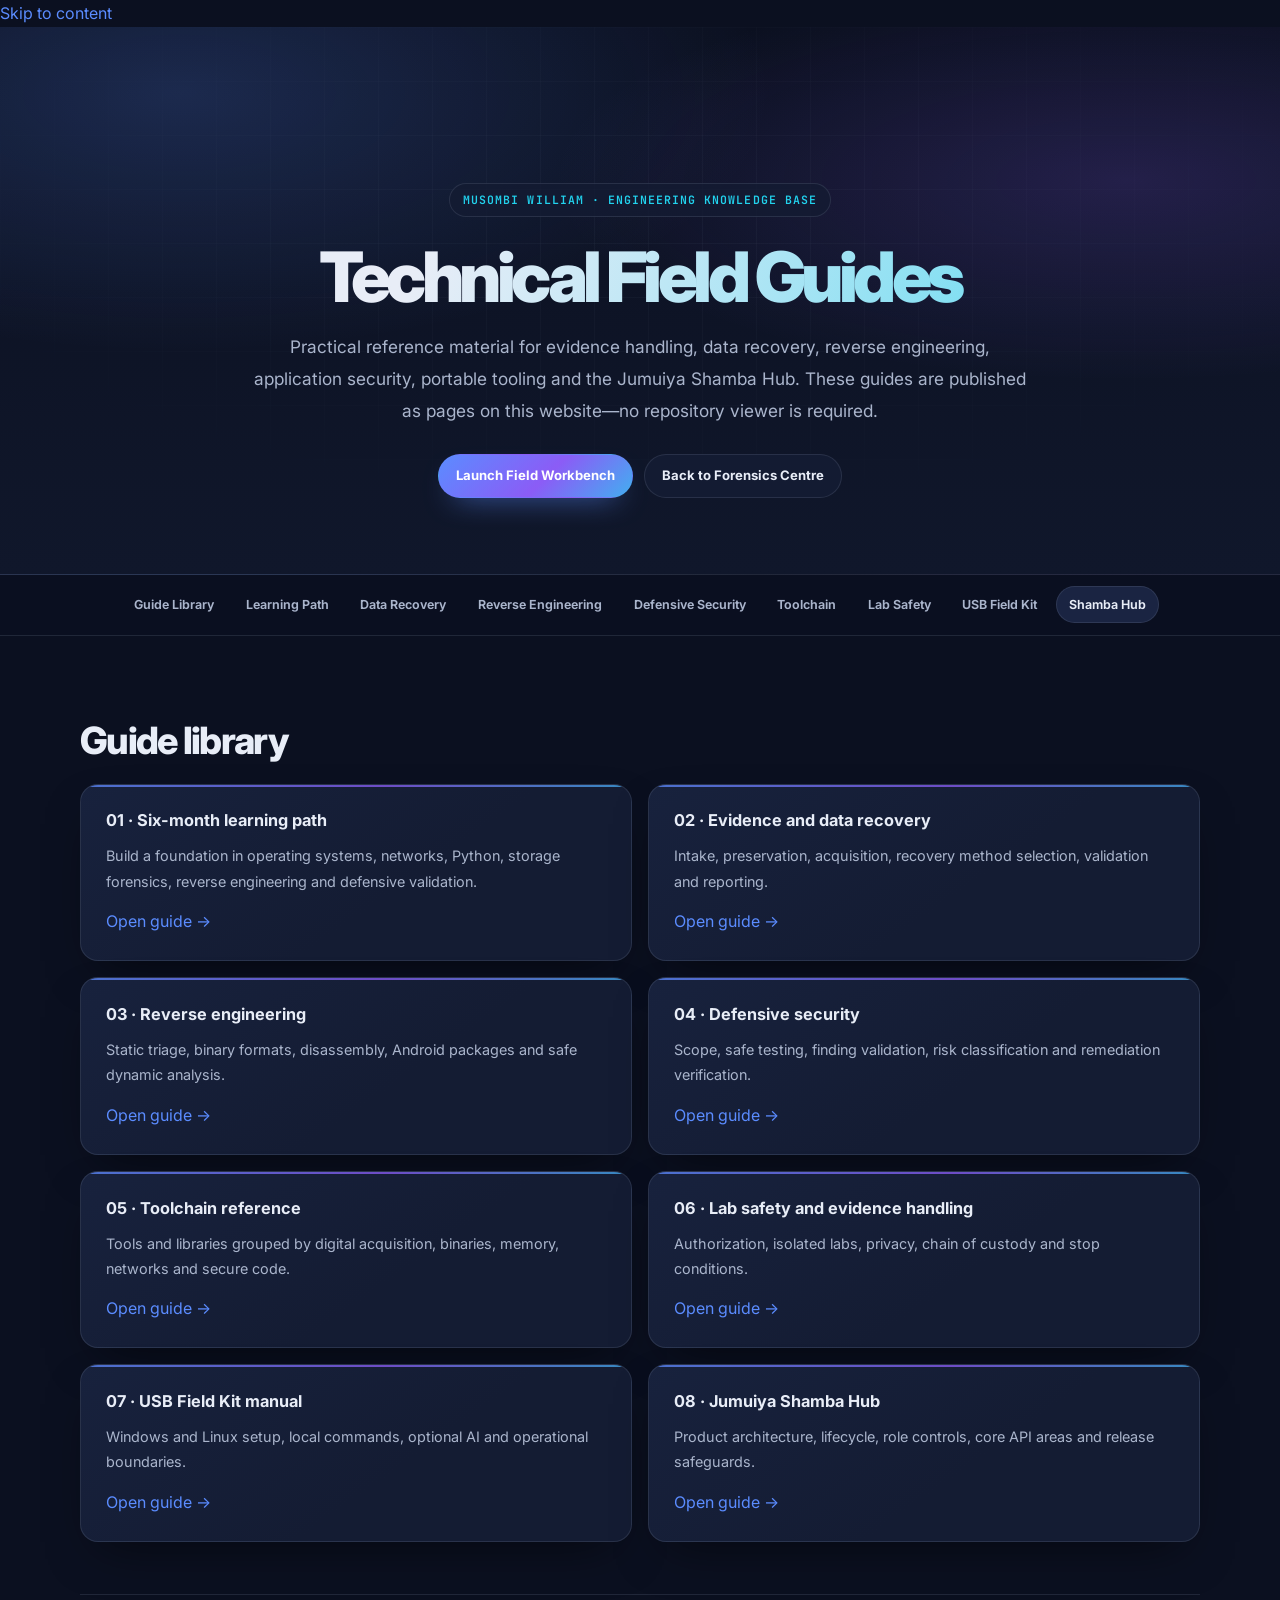
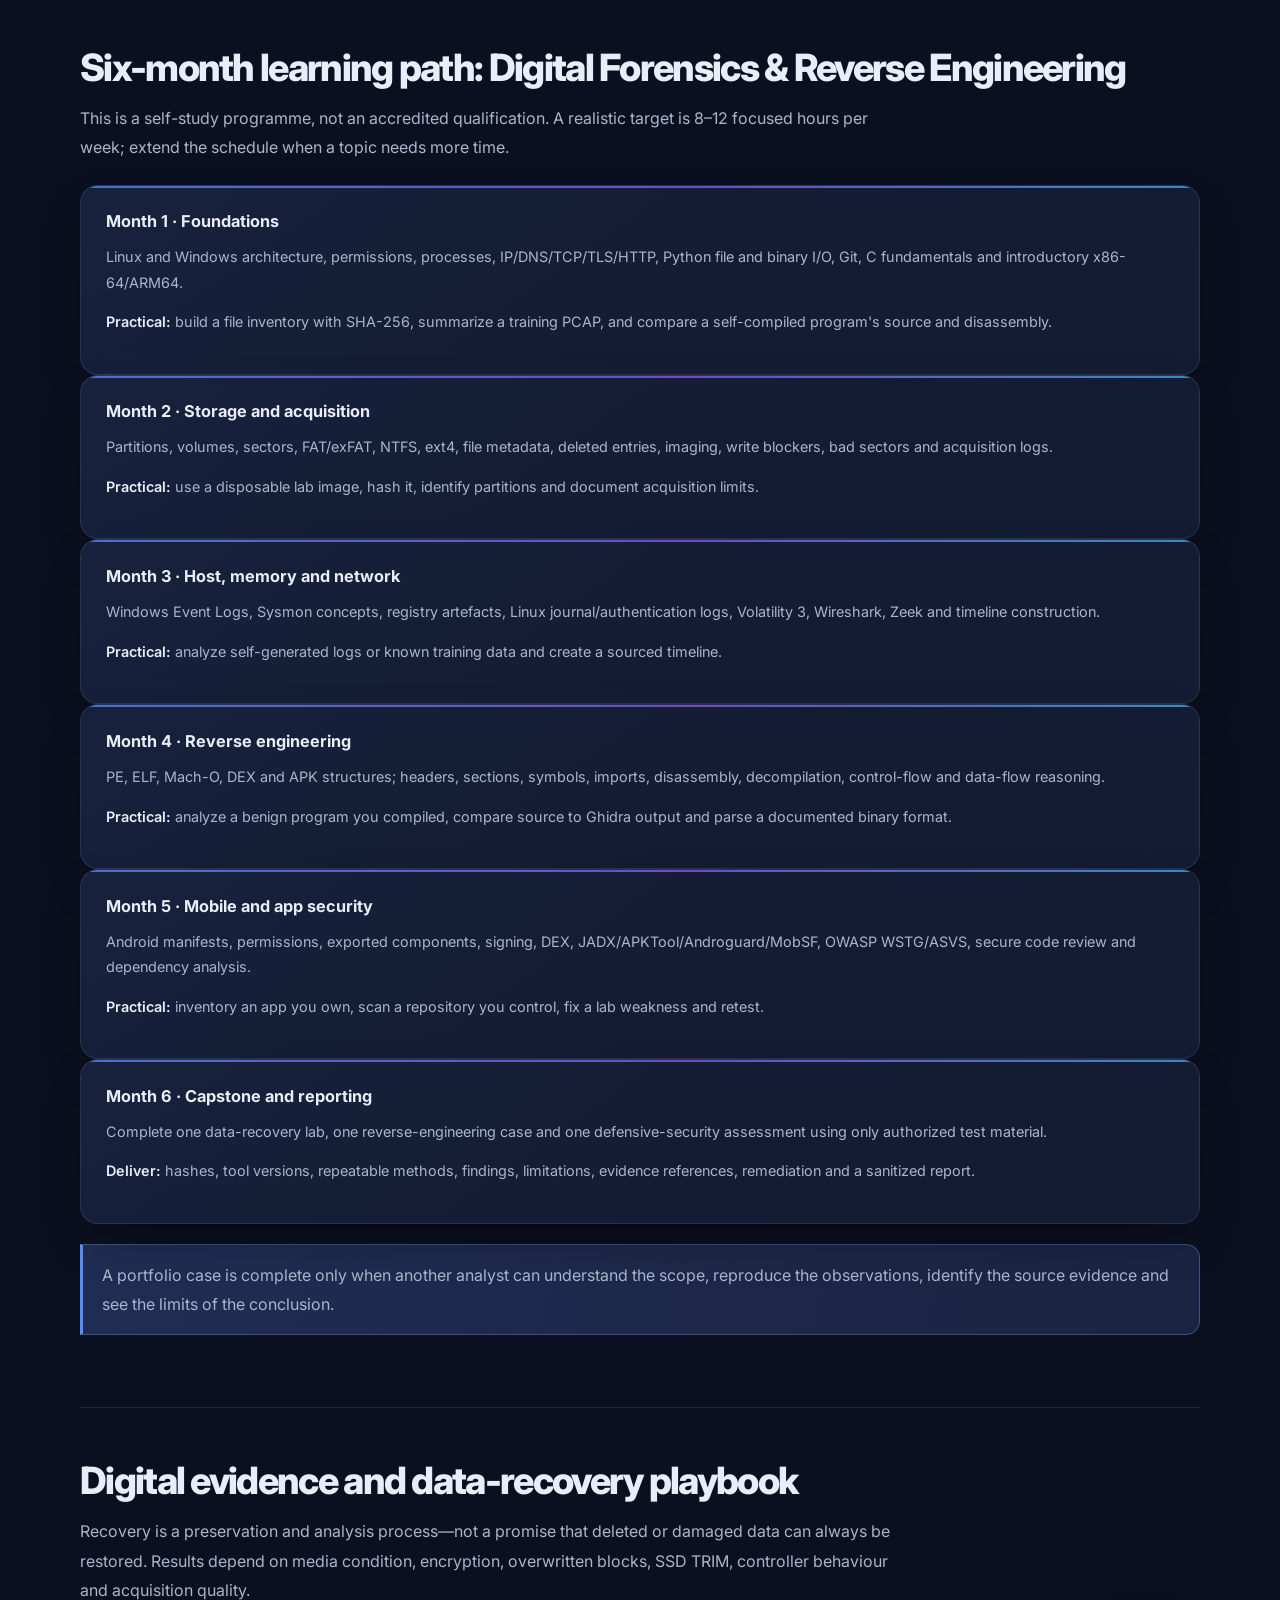
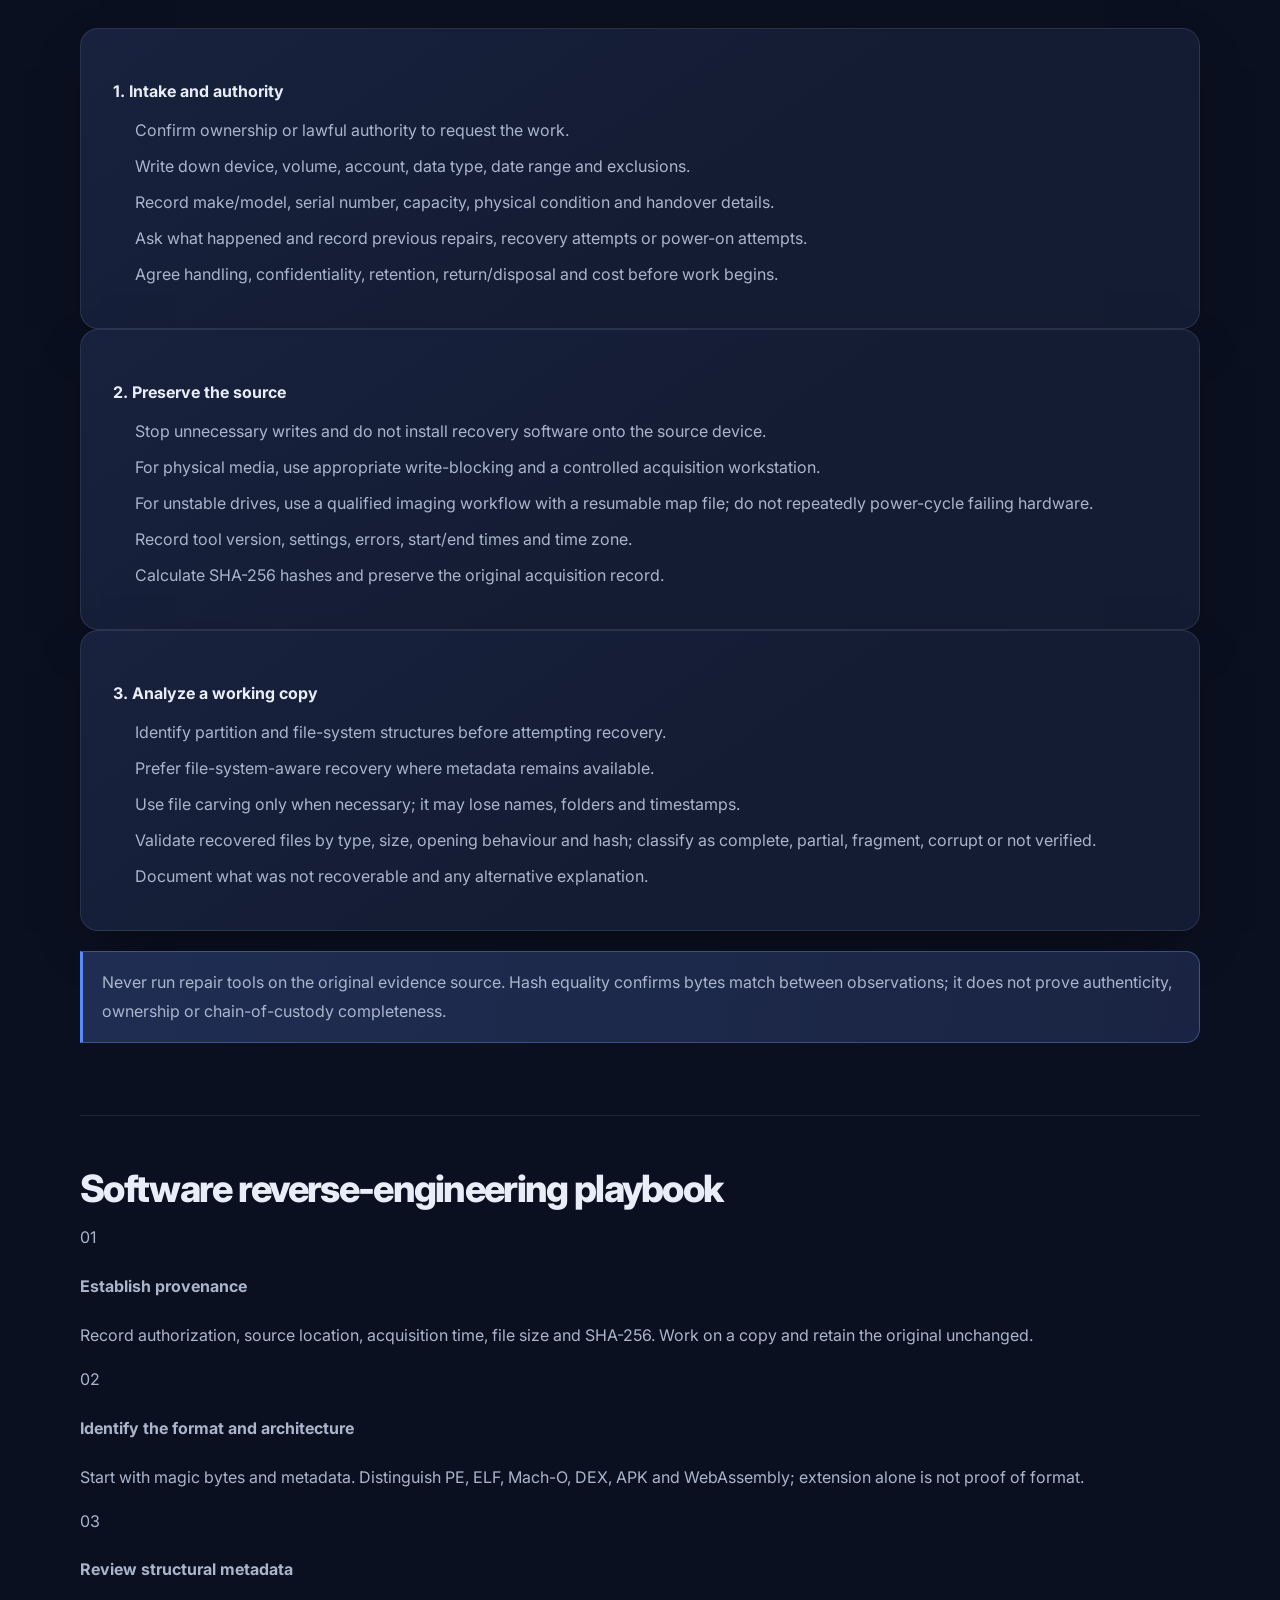
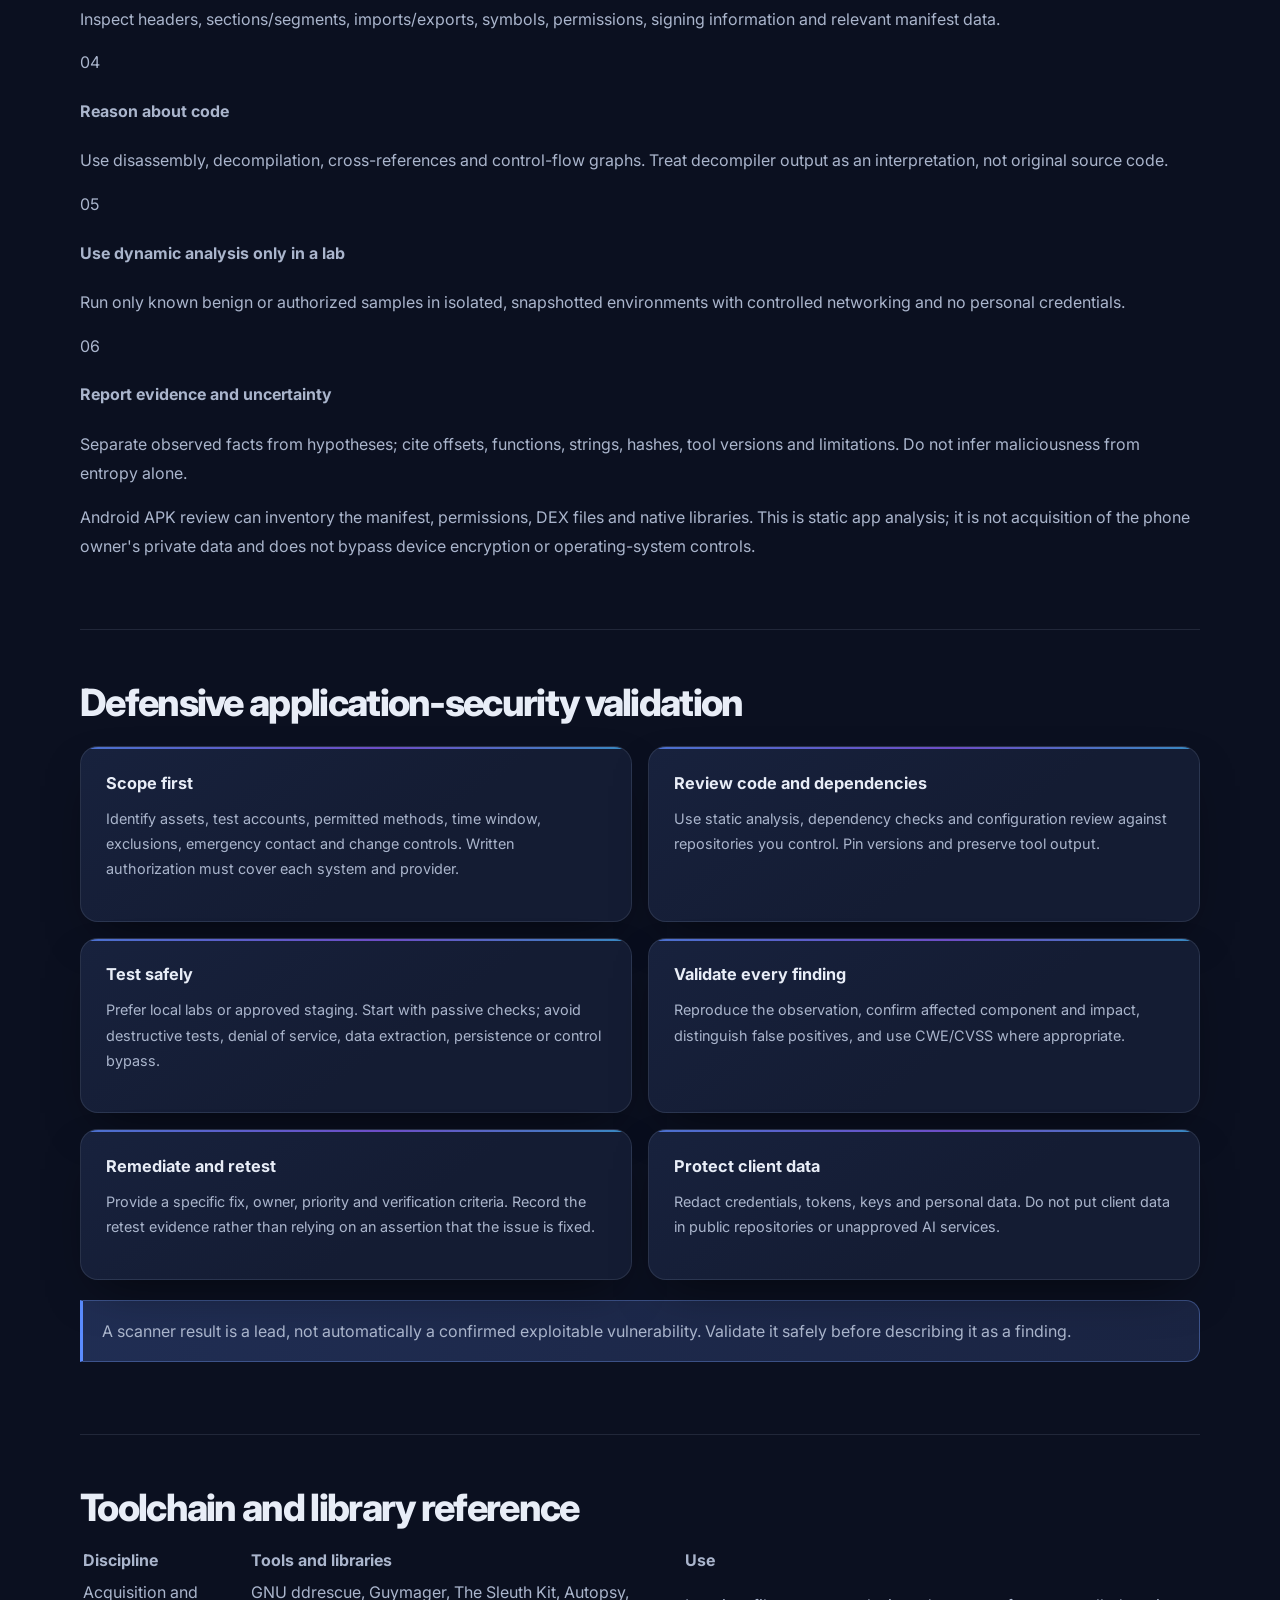
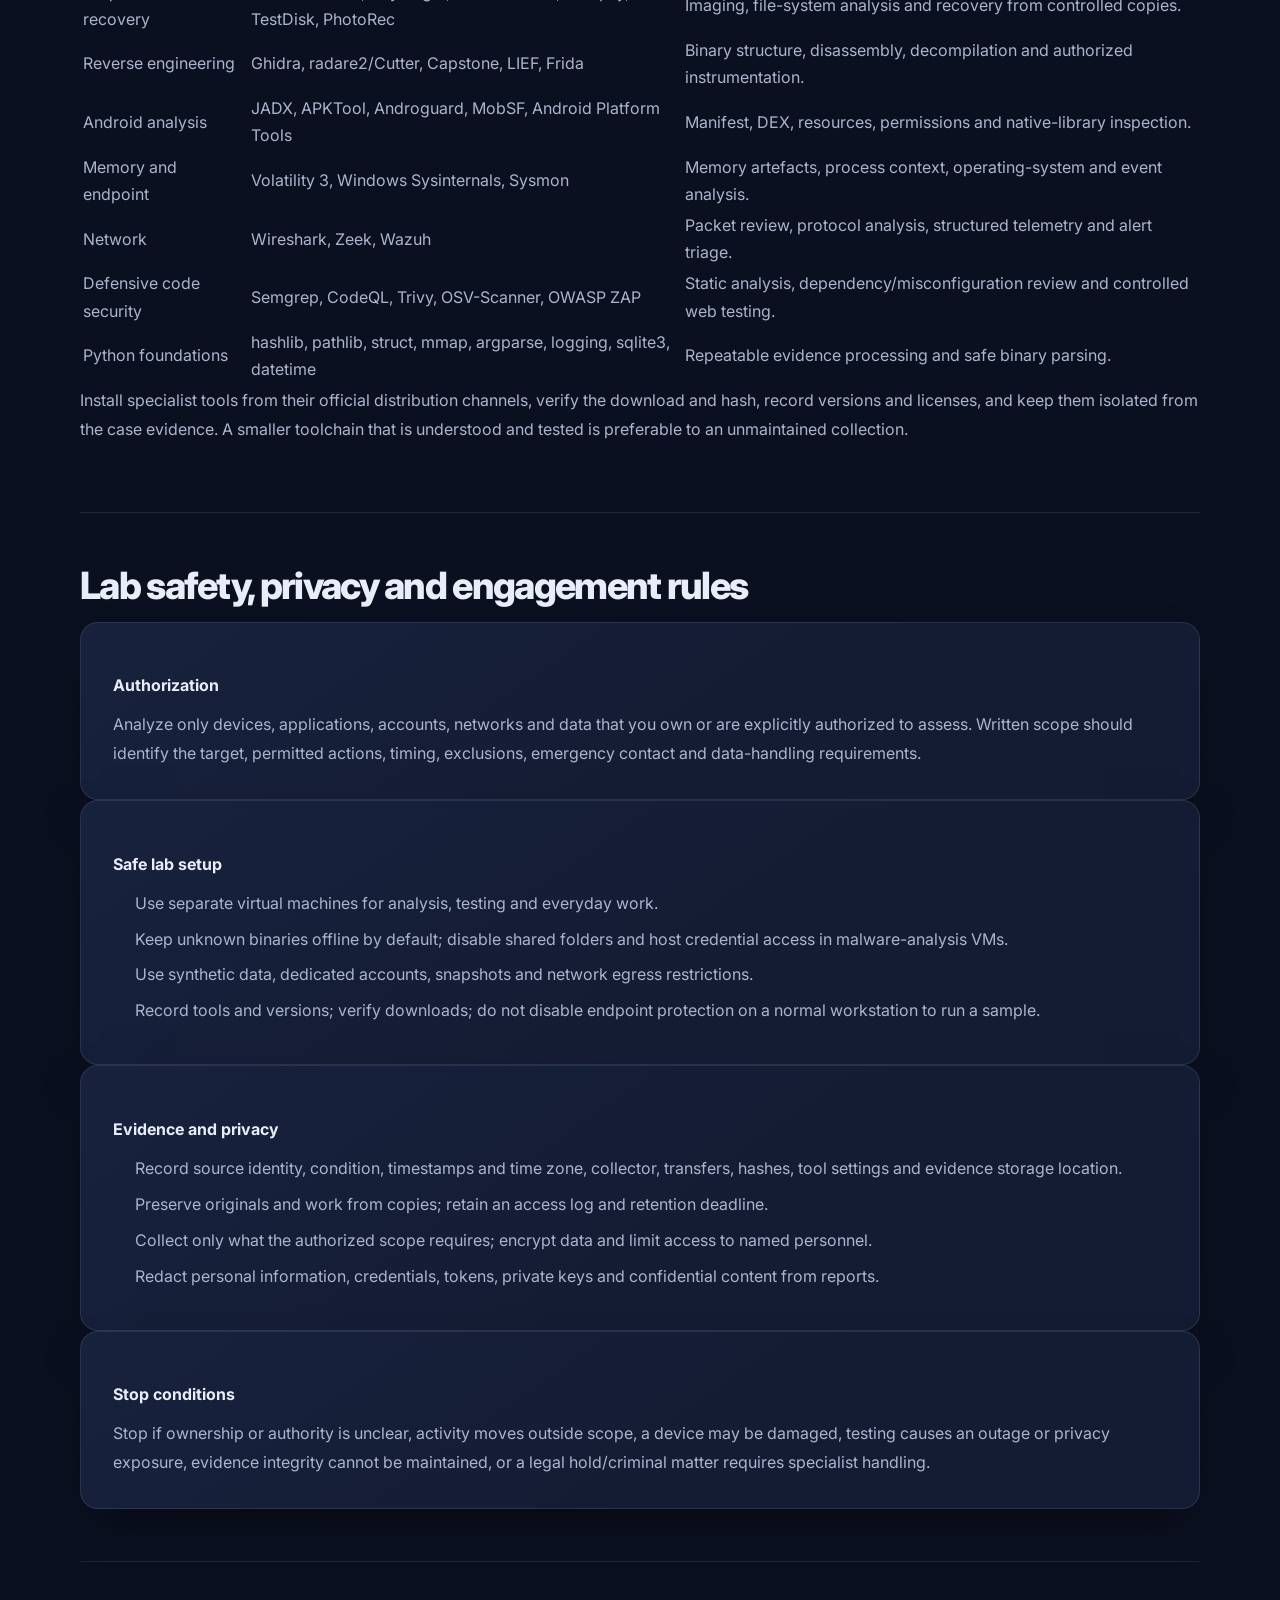
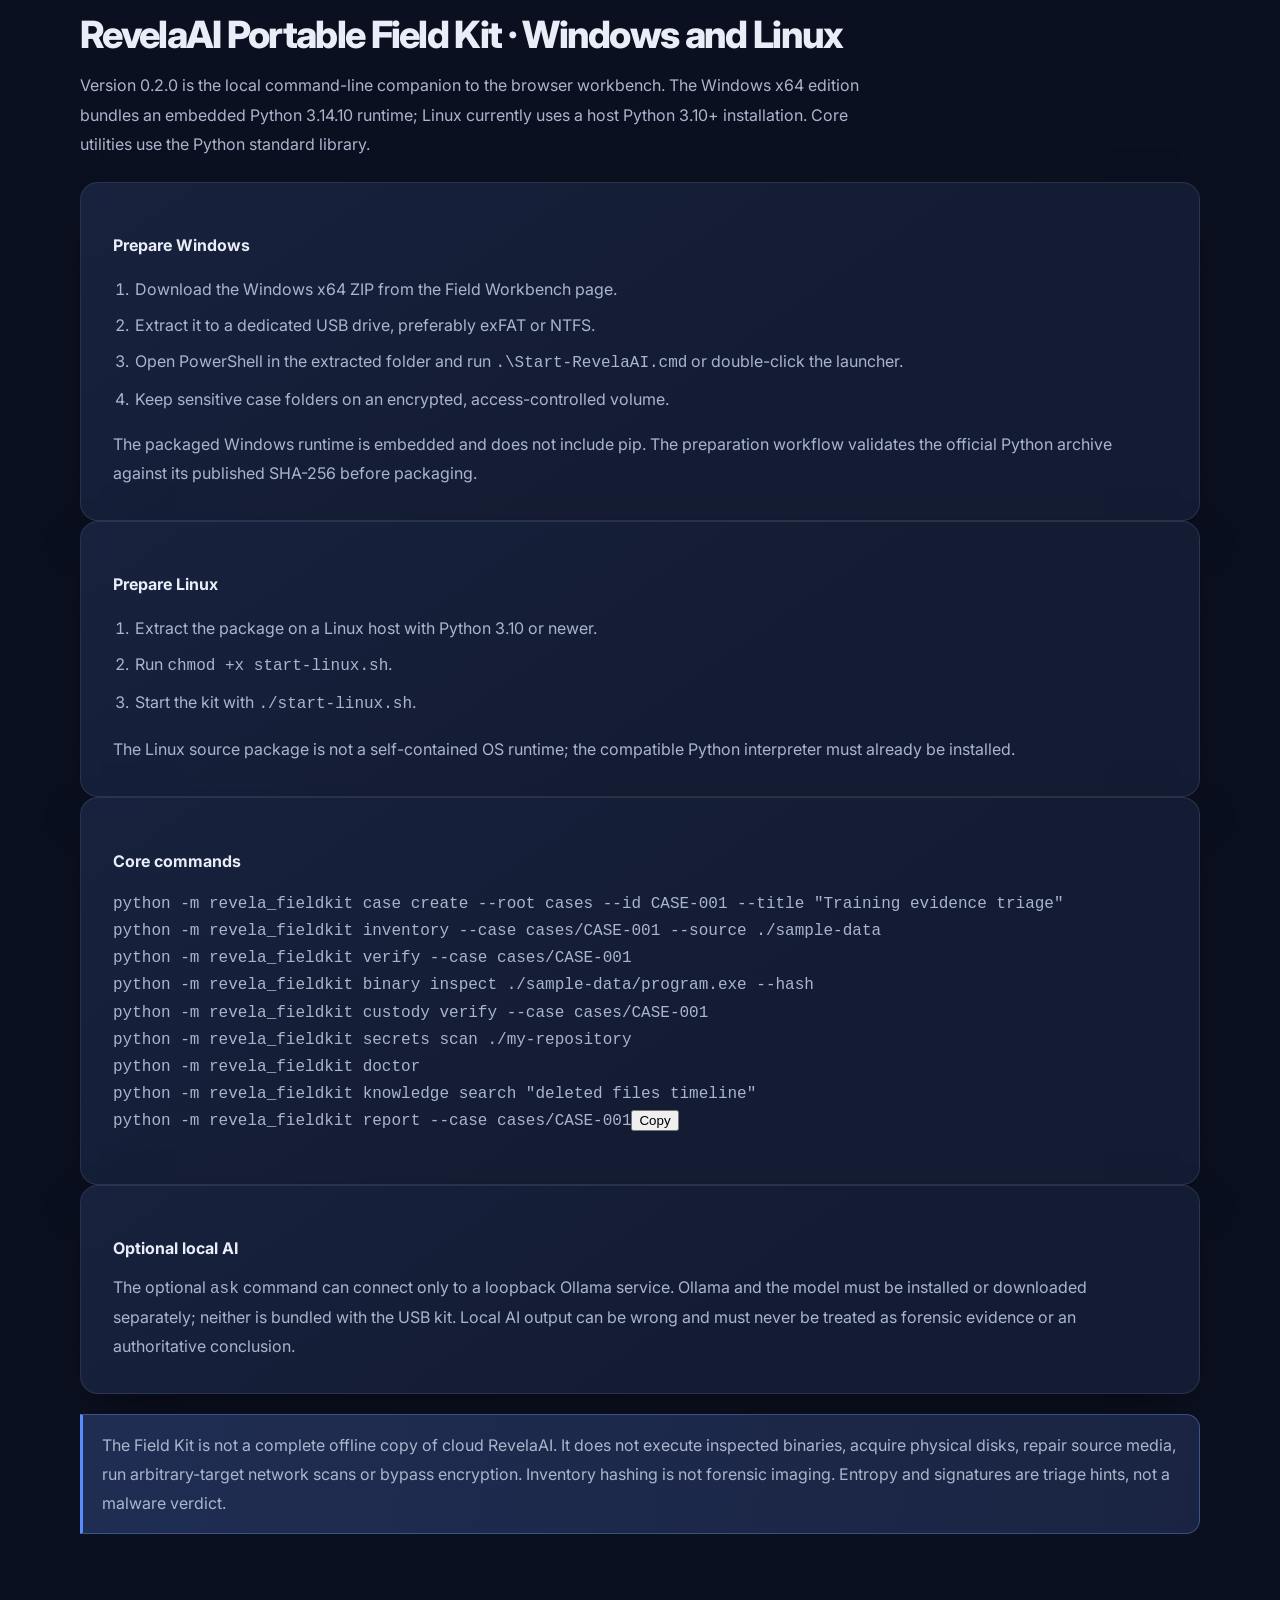
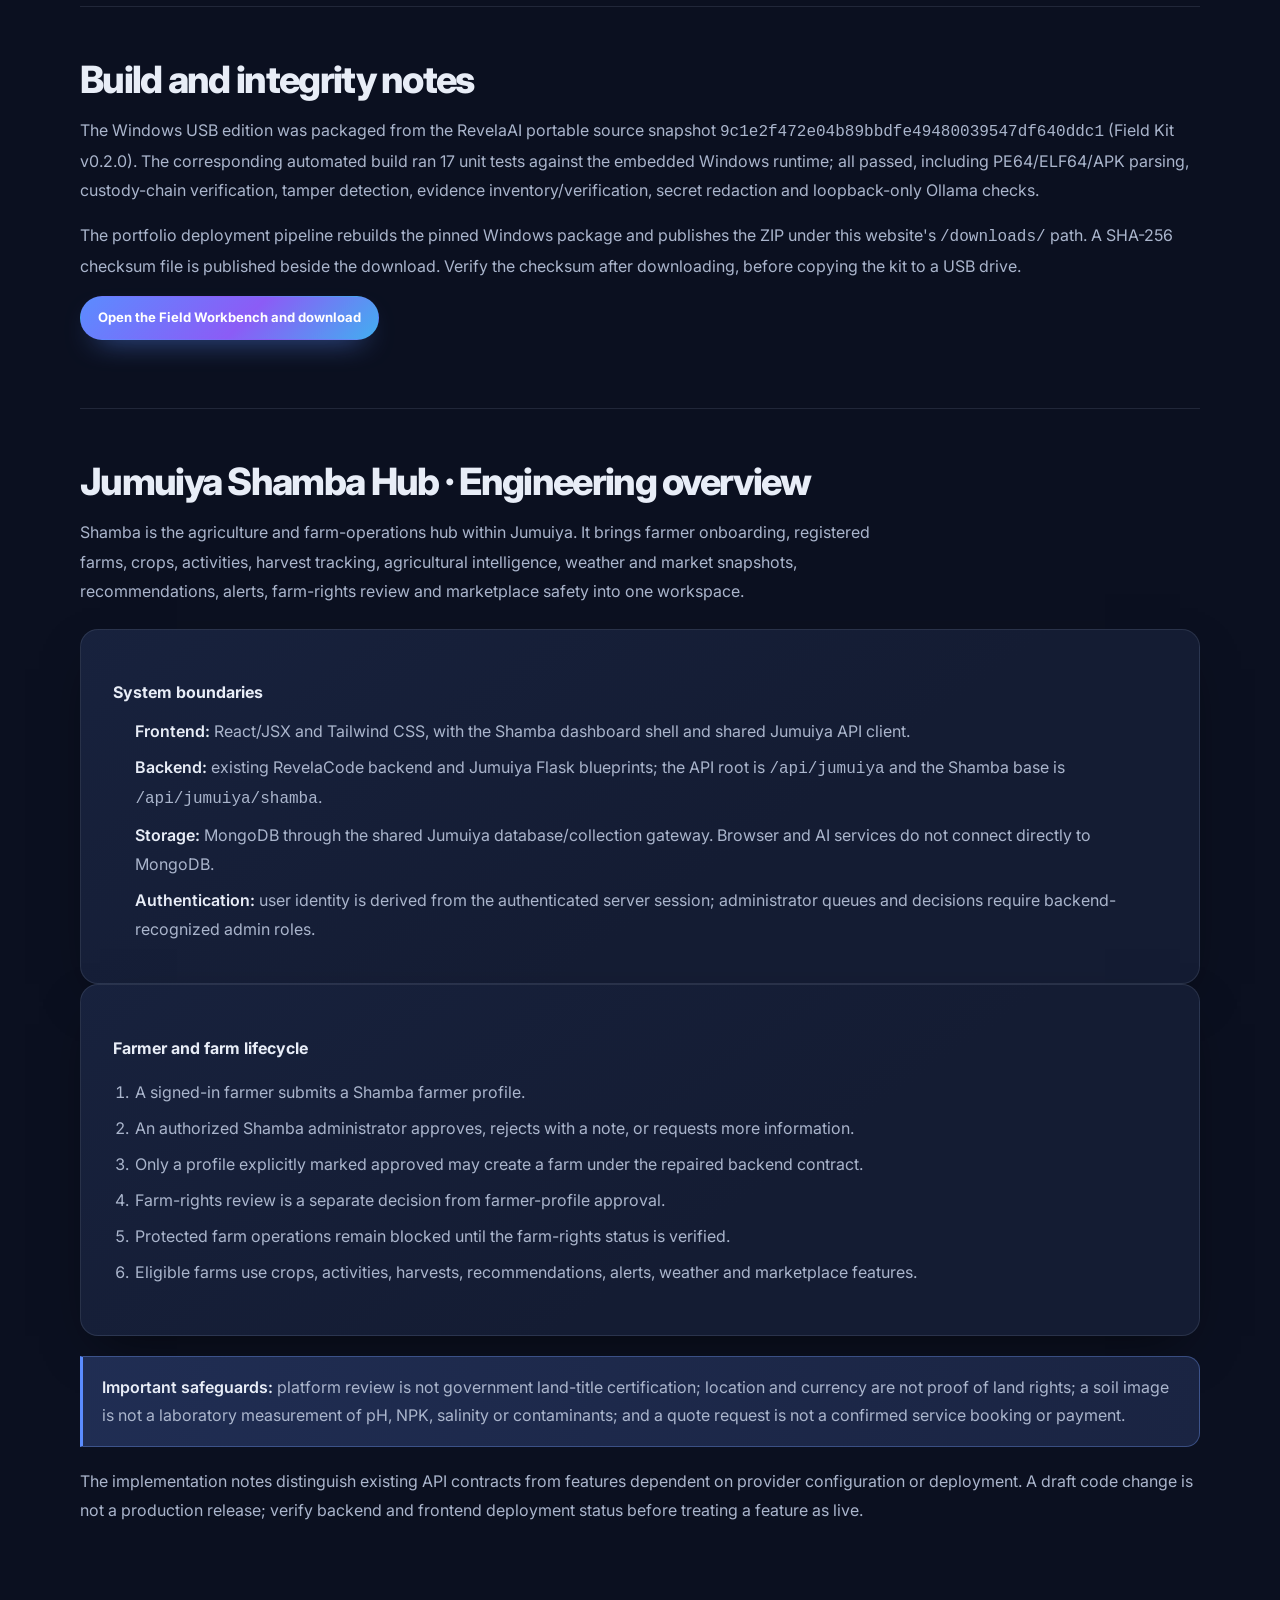
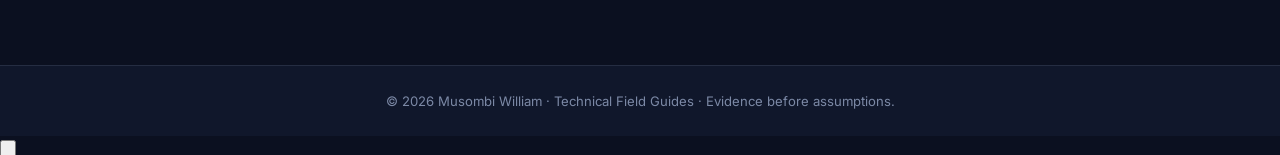
<file: guides.html>
<!DOCTYPE html>
<html lang="en">
<head>
  <meta charset="UTF-8">
  <meta name="viewport" content="width=device-width, initial-scale=1.0">
  <meta name="description" content="On-site technical guides for Musombi William's digital forensics, software reverse engineering, defensive security, RevelaAI Field Kit and Jumuiya Shamba engineering.">
  <meta name="theme-color" content="#0F172A">
  <title>Technical Field Guides | Musombi William</title>
  <link rel="stylesheet" href="https://cdnjs.cloudflare.com/ajax/libs/font-awesome/6.4.0/css/all.min.css" crossorigin="anonymous" referrerpolicy="no-referrer">
  <link rel="stylesheet" href="stylesheet.css">
  <link rel="preconnect" href="https://fonts.googleapis.com">
  <link rel="preconnect" href="https://fonts.gstatic.com" crossorigin>
  <link href="https://fonts.googleapis.com/css2?family=Inter:wght@400;500;600;700;800&family=JetBrains+Mono:wght@400;500;600&display=swap" rel="stylesheet">
  <link rel="canonical" href="https://musombi123.github.io/musombiwilliam.github.io/guides.html">
  <link rel="icon" type="image/png" href="revela-icon.png">
  <meta property="og:type" content="website">
  <meta property="og:title" content="Technical Field Guides | Musombi William">
  <meta property="og:description" content="On-site technical guides for Musombi William's digital forensics, software reverse engineering, defensive security, RevelaAI Field Kit and Jumuiya Shamba engineering.">
  <meta property="og:url" content="https://musombi123.github.io/musombiwilliam.github.io/guides.html">
  <meta property="og:image" content="https://musombi123.github.io/musombiwilliam.github.io/revelacode-frontend.PNG">
  <meta name="twitter:card" content="summary_large_image">
  <meta name="twitter:title" content="Technical Field Guides | Musombi William">
  <meta name="twitter:description" content="On-site technical guides for Musombi William's digital forensics, software reverse engineering, defensive security, RevelaAI Field Kit and Jumuiya Shamba engineering.">
  <meta name="twitter:image" content="https://musombi123.github.io/musombiwilliam.github.io/revelacode-frontend.PNG">
</head>
<body>
  <header class="forensics-hero">
    <p class="eyebrow">MUSOMBI WILLIAM · ENGINEERING KNOWLEDGE BASE</p>
    <h1>Technical Field Guides</h1>
    <p>Practical reference material for evidence handling, data recovery, reverse engineering, application security, portable tooling and the Jumuiya Shamba Hub. These guides are published as pages on this website—no repository viewer is required.</p>
    <div class="hero-buttons"><a class="btn-primary" href="fieldkit.html">Launch Field Workbench</a><a class="btn-secondary" href="forensics.html">Back to Forensics Centre</a></div>
  </header>
  <nav class="forensics-nav" aria-label="Technical guides">
    <a href="#library">Guide Library</a><a href="#learning-path">Learning Path</a><a href="#data-recovery">Data Recovery</a><a href="#reverse-engineering">Reverse Engineering</a><a href="#defensive-security">Defensive Security</a><a href="#toolchain">Toolchain</a><a href="#lab-safety">Lab Safety</a><a href="#usb-edition">USB Field Kit</a><a href="#shamba">Shamba Hub</a>
  </nav>
  <main class="forensics-content guide-content">
    <section id="library">
      <h2>Guide library</h2>
      <div class="capability-grid">
        <a class="capability-card guide-card" href="#learning-path"><h4>01 · Six-month learning path</h4><p>Build a foundation in operating systems, networks, Python, storage forensics, reverse engineering and defensive validation.</p><span>Open guide →</span></a>
        <a class="capability-card guide-card" href="#data-recovery"><h4>02 · Evidence and data recovery</h4><p>Intake, preservation, acquisition, recovery method selection, validation and reporting.</p><span>Open guide →</span></a>
        <a class="capability-card guide-card" href="#reverse-engineering"><h4>03 · Reverse engineering</h4><p>Static triage, binary formats, disassembly, Android packages and safe dynamic analysis.</p><span>Open guide →</span></a>
        <a class="capability-card guide-card" href="#defensive-security"><h4>04 · Defensive security</h4><p>Scope, safe testing, finding validation, risk classification and remediation verification.</p><span>Open guide →</span></a>
        <a class="capability-card guide-card" href="#toolchain"><h4>05 · Toolchain reference</h4><p>Tools and libraries grouped by digital acquisition, binaries, memory, networks and secure code.</p><span>Open guide →</span></a>
        <a class="capability-card guide-card" href="#lab-safety"><h4>06 · Lab safety and evidence handling</h4><p>Authorization, isolated labs, privacy, chain of custody and stop conditions.</p><span>Open guide →</span></a>
        <a class="capability-card guide-card" href="#usb-edition"><h4>07 · USB Field Kit manual</h4><p>Windows and Linux setup, local commands, optional AI and operational boundaries.</p><span>Open guide →</span></a>
        <a class="capability-card guide-card" href="#shamba"><h4>08 · Jumuiya Shamba Hub</h4><p>Product architecture, lifecycle, role controls, core API areas and release safeguards.</p><span>Open guide →</span></a>
      </div>
    </section>

    <section id="learning-path">
      <h2>Six-month learning path: Digital Forensics & Reverse Engineering</h2>
      <p class="lead">This is a self-study programme, not an accredited qualification. A realistic target is 8–12 focused hours per week; extend the schedule when a topic needs more time.</p>
      <div class="guide-month-grid">
        <article class="capability-card"><h4>Month 1 · Foundations</h4><p>Linux and Windows architecture, permissions, processes, IP/DNS/TCP/TLS/HTTP, Python file and binary I/O, Git, C fundamentals and introductory x86-64/ARM64.</p><p><strong>Practical:</strong> build a file inventory with SHA-256, summarize a training PCAP, and compare a self-compiled program's source and disassembly.</p></article>
        <article class="capability-card"><h4>Month 2 · Storage and acquisition</h4><p>Partitions, volumes, sectors, FAT/exFAT, NTFS, ext4, file metadata, deleted entries, imaging, write blockers, bad sectors and acquisition logs.</p><p><strong>Practical:</strong> use a disposable lab image, hash it, identify partitions and document acquisition limits.</p></article>
        <article class="capability-card"><h4>Month 3 · Host, memory and network</h4><p>Windows Event Logs, Sysmon concepts, registry artefacts, Linux journal/authentication logs, Volatility 3, Wireshark, Zeek and timeline construction.</p><p><strong>Practical:</strong> analyze self-generated logs or known training data and create a sourced timeline.</p></article>
        <article class="capability-card"><h4>Month 4 · Reverse engineering</h4><p>PE, ELF, Mach-O, DEX and APK structures; headers, sections, symbols, imports, disassembly, decompilation, control-flow and data-flow reasoning.</p><p><strong>Practical:</strong> analyze a benign program you compiled, compare source to Ghidra output and parse a documented binary format.</p></article>
        <article class="capability-card"><h4>Month 5 · Mobile and app security</h4><p>Android manifests, permissions, exported components, signing, DEX, JADX/APKTool/Androguard/MobSF, OWASP WSTG/ASVS, secure code review and dependency analysis.</p><p><strong>Practical:</strong> inventory an app you own, scan a repository you control, fix a lab weakness and retest.</p></article>
        <article class="capability-card"><h4>Month 6 · Capstone and reporting</h4><p>Complete one data-recovery lab, one reverse-engineering case and one defensive-security assessment using only authorized test material.</p><p><strong>Deliver:</strong> hashes, tool versions, repeatable methods, findings, limitations, evidence references, remediation and a sanitized report.</p></article>
      </div>
      <div class="forensics-callout">A portfolio case is complete only when another analyst can understand the scope, reproduce the observations, identify the source evidence and see the limits of the conclusion.</div>
    </section>

    <section id="data-recovery">
      <h2>Digital evidence and data-recovery playbook</h2>
      <p class="lead">Recovery is a preservation and analysis process—not a promise that deleted or damaged data can always be restored. Results depend on media condition, encryption, overwritten blocks, SSD TRIM, controller behaviour and acquisition quality.</p>
      <div class="card"><h4>1. Intake and authority</h4><ul><li>Confirm ownership or lawful authority to request the work.</li><li>Write down device, volume, account, data type, date range and exclusions.</li><li>Record make/model, serial number, capacity, physical condition and handover details.</li><li>Ask what happened and record previous repairs, recovery attempts or power-on attempts.</li><li>Agree handling, confidentiality, retention, return/disposal and cost before work begins.</li></ul></div>
      <div class="card"><h4>2. Preserve the source</h4><ul><li>Stop unnecessary writes and do not install recovery software onto the source device.</li><li>For physical media, use appropriate write-blocking and a controlled acquisition workstation.</li><li>For unstable drives, use a qualified imaging workflow with a resumable map file; do not repeatedly power-cycle failing hardware.</li><li>Record tool version, settings, errors, start/end times and time zone.</li><li>Calculate SHA-256 hashes and preserve the original acquisition record.</li></ul></div>
      <div class="card"><h4>3. Analyze a working copy</h4><ul><li>Identify partition and file-system structures before attempting recovery.</li><li>Prefer file-system-aware recovery where metadata remains available.</li><li>Use file carving only when necessary; it may lose names, folders and timestamps.</li><li>Validate recovered files by type, size, opening behaviour and hash; classify as complete, partial, fragment, corrupt or not verified.</li><li>Document what was not recoverable and any alternative explanation.</li></ul></div>
      <div class="forensics-callout">Never run repair tools on the original evidence source. Hash equality confirms bytes match between observations; it does not prove authenticity, ownership or chain-of-custody completeness.</div>
    </section>

    <section id="reverse-engineering">
      <h2>Software reverse-engineering playbook</h2>
      <div class="guide-step-list">
        <article><span>01</span><div><h4>Establish provenance</h4><p>Record authorization, source location, acquisition time, file size and SHA-256. Work on a copy and retain the original unchanged.</p></div></article>
        <article><span>02</span><div><h4>Identify the format and architecture</h4><p>Start with magic bytes and metadata. Distinguish PE, ELF, Mach-O, DEX, APK and WebAssembly; extension alone is not proof of format.</p></div></article>
        <article><span>03</span><div><h4>Review structural metadata</h4><p>Inspect headers, sections/segments, imports/exports, symbols, permissions, signing information and relevant manifest data.</p></div></article>
        <article><span>04</span><div><h4>Reason about code</h4><p>Use disassembly, decompilation, cross-references and control-flow graphs. Treat decompiler output as an interpretation, not original source code.</p></div></article>
        <article><span>05</span><div><h4>Use dynamic analysis only in a lab</h4><p>Run only known benign or authorized samples in isolated, snapshotted environments with controlled networking and no personal credentials.</p></div></article>
        <article><span>06</span><div><h4>Report evidence and uncertainty</h4><p>Separate observed facts from hypotheses; cite offsets, functions, strings, hashes, tool versions and limitations. Do not infer maliciousness from entropy alone.</p></div></article>
      </div>
      <p>Android APK review can inventory the manifest, permissions, DEX files and native libraries. This is static app analysis; it is not acquisition of the phone owner's private data and does not bypass device encryption or operating-system controls.</p>
    </section>

    <section id="defensive-security">
      <h2>Defensive application-security validation</h2>
      <div class="capability-grid">
        <article class="capability-card"><h4>Scope first</h4><p>Identify assets, test accounts, permitted methods, time window, exclusions, emergency contact and change controls. Written authorization must cover each system and provider.</p></article>
        <article class="capability-card"><h4>Review code and dependencies</h4><p>Use static analysis, dependency checks and configuration review against repositories you control. Pin versions and preserve tool output.</p></article>
        <article class="capability-card"><h4>Test safely</h4><p>Prefer local labs or approved staging. Start with passive checks; avoid destructive tests, denial of service, data extraction, persistence or control bypass.</p></article>
        <article class="capability-card"><h4>Validate every finding</h4><p>Reproduce the observation, confirm affected component and impact, distinguish false positives, and use CWE/CVSS where appropriate.</p></article>
        <article class="capability-card"><h4>Remediate and retest</h4><p>Provide a specific fix, owner, priority and verification criteria. Record the retest evidence rather than relying on an assertion that the issue is fixed.</p></article>
        <article class="capability-card"><h4>Protect client data</h4><p>Redact credentials, tokens, keys and personal data. Do not put client data in public repositories or unapproved AI services.</p></article>
      </div>
      <div class="forensics-callout">A scanner result is a lead, not automatically a confirmed exploitable vulnerability. Validate it safely before describing it as a finding.</div>
    </section>

    <section id="toolchain">
      <h2>Toolchain and library reference</h2>
      <div class="fieldkit-table-wrap"><table class="fieldkit-table guide-table"><thead><tr><th>Discipline</th><th>Tools and libraries</th><th>Use</th></tr></thead><tbody>
        <tr><td>Acquisition and recovery</td><td>GNU ddrescue, Guymager, The Sleuth Kit, Autopsy, TestDisk, PhotoRec</td><td>Imaging, file-system analysis and recovery from controlled copies.</td></tr>
        <tr><td>Reverse engineering</td><td>Ghidra, radare2/Cutter, Capstone, LIEF, Frida</td><td>Binary structure, disassembly, decompilation and authorized instrumentation.</td></tr>
        <tr><td>Android analysis</td><td>JADX, APKTool, Androguard, MobSF, Android Platform Tools</td><td>Manifest, DEX, resources, permissions and native-library inspection.</td></tr>
        <tr><td>Memory and endpoint</td><td>Volatility 3, Windows Sysinternals, Sysmon</td><td>Memory artefacts, process context, operating-system and event analysis.</td></tr>
        <tr><td>Network</td><td>Wireshark, Zeek, Wazuh</td><td>Packet review, protocol analysis, structured telemetry and alert triage.</td></tr>
        <tr><td>Defensive code security</td><td>Semgrep, CodeQL, Trivy, OSV-Scanner, OWASP ZAP</td><td>Static analysis, dependency/misconfiguration review and controlled web testing.</td></tr>
        <tr><td>Python foundations</td><td>hashlib, pathlib, struct, mmap, argparse, logging, sqlite3, datetime</td><td>Repeatable evidence processing and safe binary parsing.</td></tr>
      </tbody></table></div>
      <p>Install specialist tools from their official distribution channels, verify the download and hash, record versions and licenses, and keep them isolated from the case evidence. A smaller toolchain that is understood and tested is preferable to an unmaintained collection.</p>
    </section>

    <section id="lab-safety">
      <h2>Lab safety, privacy and engagement rules</h2>
      <div class="card"><h4>Authorization</h4><p>Analyze only devices, applications, accounts, networks and data that you own or are explicitly authorized to assess. Written scope should identify the target, permitted actions, timing, exclusions, emergency contact and data-handling requirements.</p></div>
      <div class="card"><h4>Safe lab setup</h4><ul><li>Use separate virtual machines for analysis, testing and everyday work.</li><li>Keep unknown binaries offline by default; disable shared folders and host credential access in malware-analysis VMs.</li><li>Use synthetic data, dedicated accounts, snapshots and network egress restrictions.</li><li>Record tools and versions; verify downloads; do not disable endpoint protection on a normal workstation to run a sample.</li></ul></div>
      <div class="card"><h4>Evidence and privacy</h4><ul><li>Record source identity, condition, timestamps and time zone, collector, transfers, hashes, tool settings and evidence storage location.</li><li>Preserve originals and work from copies; retain an access log and retention deadline.</li><li>Collect only what the authorized scope requires; encrypt data and limit access to named personnel.</li><li>Redact personal information, credentials, tokens, private keys and confidential content from reports.</li></ul></div>
      <div class="card"><h4>Stop conditions</h4><p>Stop if ownership or authority is unclear, activity moves outside scope, a device may be damaged, testing causes an outage or privacy exposure, evidence integrity cannot be maintained, or a legal hold/criminal matter requires specialist handling.</p></div>
    </section>

    <section id="usb-edition">
      <h2>RevelaAI Portable Field Kit · Windows and Linux</h2>
      <p class="lead">Version 0.2.0 is the local command-line companion to the browser workbench. The Windows x64 edition bundles an embedded Python 3.14.10 runtime; Linux currently uses a host Python 3.10+ installation. Core utilities use the Python standard library.</p>
      <div class="card"><h4>Prepare Windows</h4><ol><li>Download the Windows x64 ZIP from the Field Workbench page.</li><li>Extract it to a dedicated USB drive, preferably exFAT or NTFS.</li><li>Open PowerShell in the extracted folder and run <code>.\Start-RevelaAI.cmd</code> or double-click the launcher.</li><li>Keep sensitive case folders on an encrypted, access-controlled volume.</li></ol><p>The packaged Windows runtime is embedded and does not include pip. The preparation workflow validates the official Python archive against its published SHA-256 before packaging.</p></div>
      <div class="card"><h4>Prepare Linux</h4><ol><li>Extract the package on a Linux host with Python 3.10 or newer.</li><li>Run <code>chmod +x start-linux.sh</code>.</li><li>Start the kit with <code>./start-linux.sh</code>.</li></ol><p>The Linux source package is not a self-contained OS runtime; the compatible Python interpreter must already be installed.</p></div>
      <div class="card"><h4>Core commands</h4><pre><code>python -m revela_fieldkit case create --root cases --id CASE-001 --title "Training evidence triage"
python -m revela_fieldkit inventory --case cases/CASE-001 --source ./sample-data
python -m revela_fieldkit verify --case cases/CASE-001
python -m revela_fieldkit binary inspect ./sample-data/program.exe --hash
python -m revela_fieldkit custody verify --case cases/CASE-001
python -m revela_fieldkit secrets scan ./my-repository
python -m revela_fieldkit doctor
python -m revela_fieldkit knowledge search "deleted files timeline"
python -m revela_fieldkit report --case cases/CASE-001</code></pre></div>
      <div class="card"><h4>Optional local AI</h4><p>The optional <code>ask</code> command can connect only to a loopback Ollama service. Ollama and the model must be installed or downloaded separately; neither is bundled with the USB kit. Local AI output can be wrong and must never be treated as forensic evidence or an authoritative conclusion.</p></div>
      <div class="forensics-callout">The Field Kit is not a complete offline copy of cloud RevelaAI. It does not execute inspected binaries, acquire physical disks, repair source media, run arbitrary-target network scans or bypass encryption. Inventory hashing is not forensic imaging. Entropy and signatures are triage hints, not a malware verdict.</div>
    </section>

    <section id="verification">
      <h2>Build and integrity notes</h2>
      <p>The Windows USB edition was packaged from the RevelaAI portable source snapshot <code>9c1e2f472e04b89bbdfe49480039547df640ddc1</code> (Field Kit v0.2.0). The corresponding automated build ran 17 unit tests against the embedded Windows runtime; all passed, including PE64/ELF64/APK parsing, custody-chain verification, tamper detection, evidence inventory/verification, secret redaction and loopback-only Ollama checks.</p>
      <p>The portfolio deployment pipeline rebuilds the pinned Windows package and publishes the ZIP under this website's <code>/downloads/</code> path. A SHA-256 checksum file is published beside the download. Verify the checksum after downloading, before copying the kit to a USB drive.</p>
      <p><a class="btn-primary" href="fieldkit.html#usb-edition">Open the Field Workbench and download</a></p>
    </section>

    <section id="shamba">
      <h2>Jumuiya Shamba Hub · Engineering overview</h2>
      <p class="lead">Shamba is the agriculture and farm-operations hub within Jumuiya. It brings farmer onboarding, registered farms, crops, activities, harvest tracking, agricultural intelligence, weather and market snapshots, recommendations, alerts, farm-rights review and marketplace safety into one workspace.</p>
      <div class="card"><h4>System boundaries</h4><ul><li><strong>Frontend:</strong> React/JSX and Tailwind CSS, with the Shamba dashboard shell and shared Jumuiya API client.</li><li><strong>Backend:</strong> existing RevelaCode backend and Jumuiya Flask blueprints; the API root is <code>/api/jumuiya</code> and the Shamba base is <code>/api/jumuiya/shamba</code>.</li><li><strong>Storage:</strong> MongoDB through the shared Jumuiya database/collection gateway. Browser and AI services do not connect directly to MongoDB.</li><li><strong>Authentication:</strong> user identity is derived from the authenticated server session; administrator queues and decisions require backend-recognized admin roles.</li></ul></div>
      <div class="card"><h4>Farmer and farm lifecycle</h4><ol><li>A signed-in farmer submits a Shamba farmer profile.</li><li>An authorized Shamba administrator approves, rejects with a note, or requests more information.</li><li>Only a profile explicitly marked approved may create a farm under the repaired backend contract.</li><li>Farm-rights review is a separate decision from farmer-profile approval.</li><li>Protected farm operations remain blocked until the farm-rights status is verified.</li><li>Eligible farms use crops, activities, harvests, recommendations, alerts, weather and marketplace features.</li></ol></div>
      <div class="forensics-callout"><strong>Important safeguards:</strong> platform review is not government land-title certification; location and currency are not proof of land rights; a soil image is not a laboratory measurement of pH, NPK, salinity or contaminants; and a quote request is not a confirmed service booking or payment.</div>
      <p>The implementation notes distinguish existing API contracts from features dependent on provider configuration or deployment. A draft code change is not a production release; verify backend and frontend deployment status before treating a feature as live.</p>
    </section>
  </main>
  <footer>© 2026 Musombi William · Technical Field Guides · Evidence before assumptions.</footer>
  <script src="site.js" defer></script>
</body>
</html>
</file>
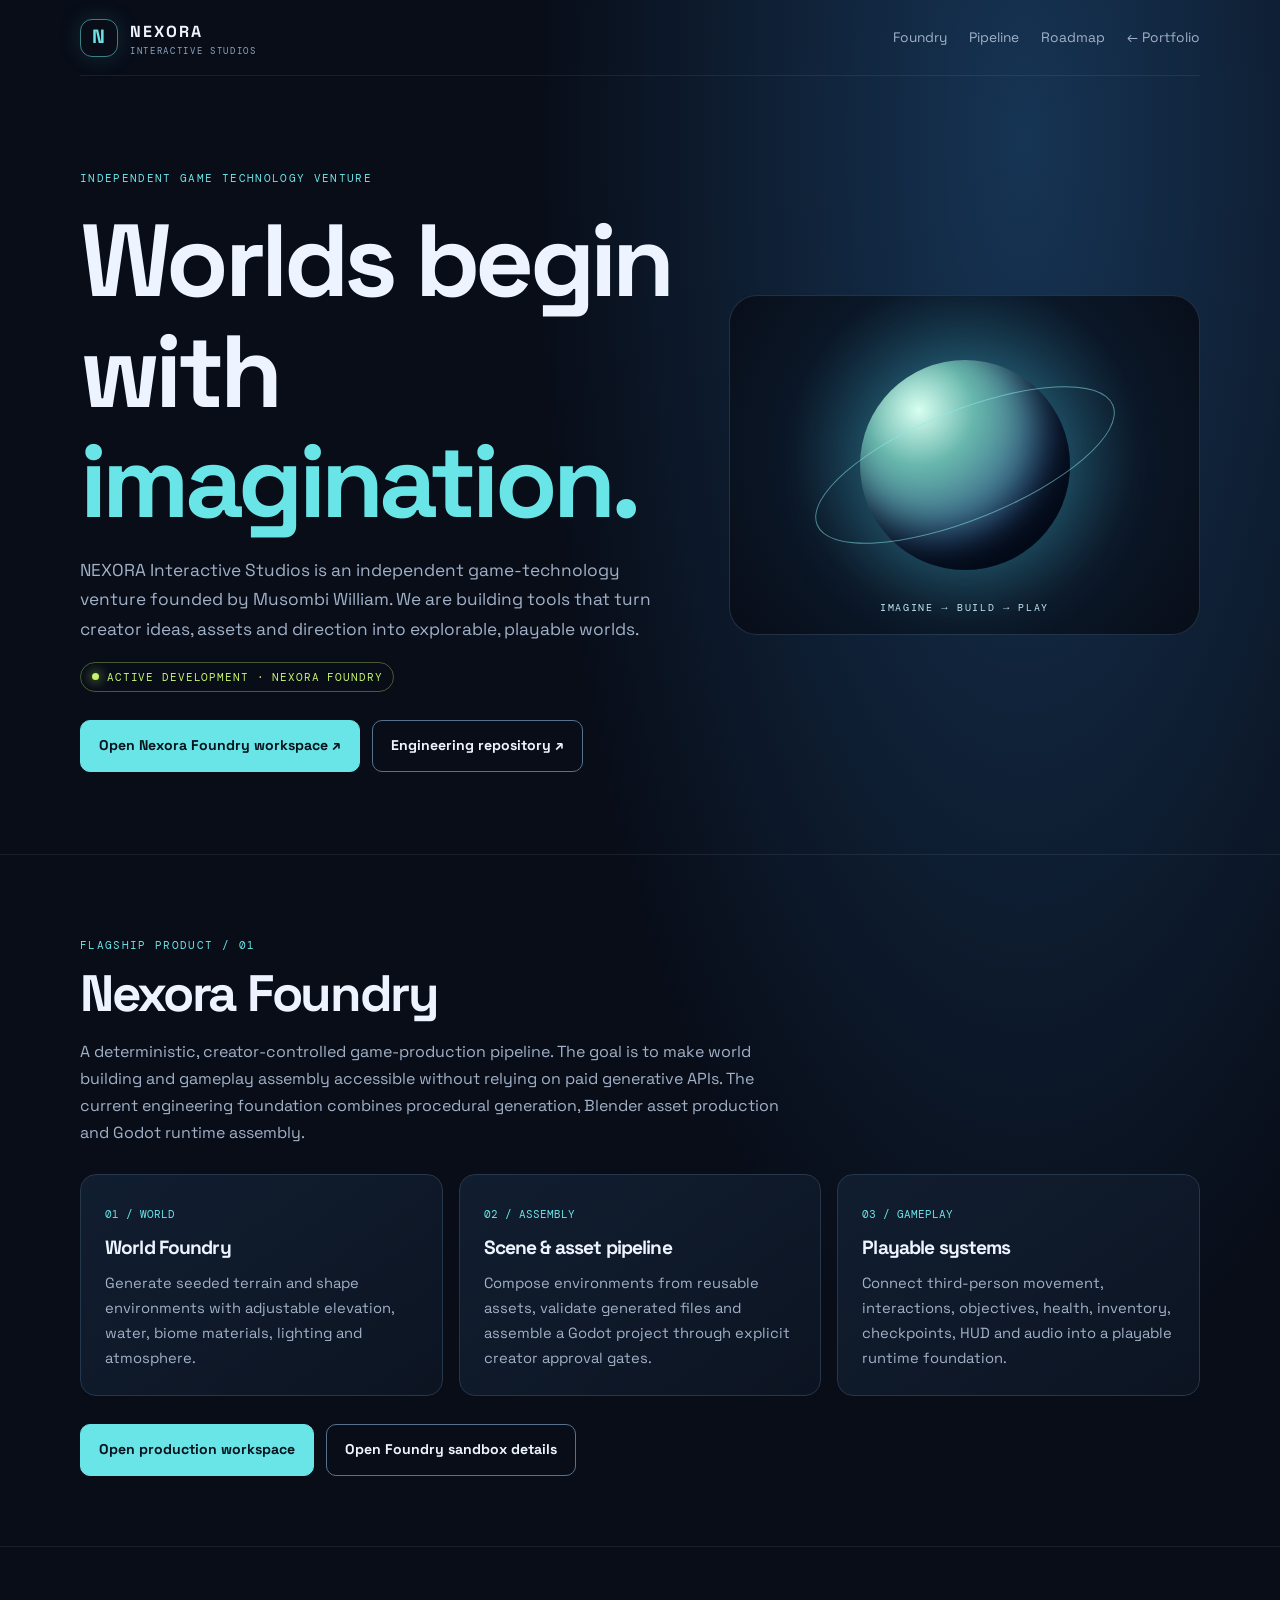
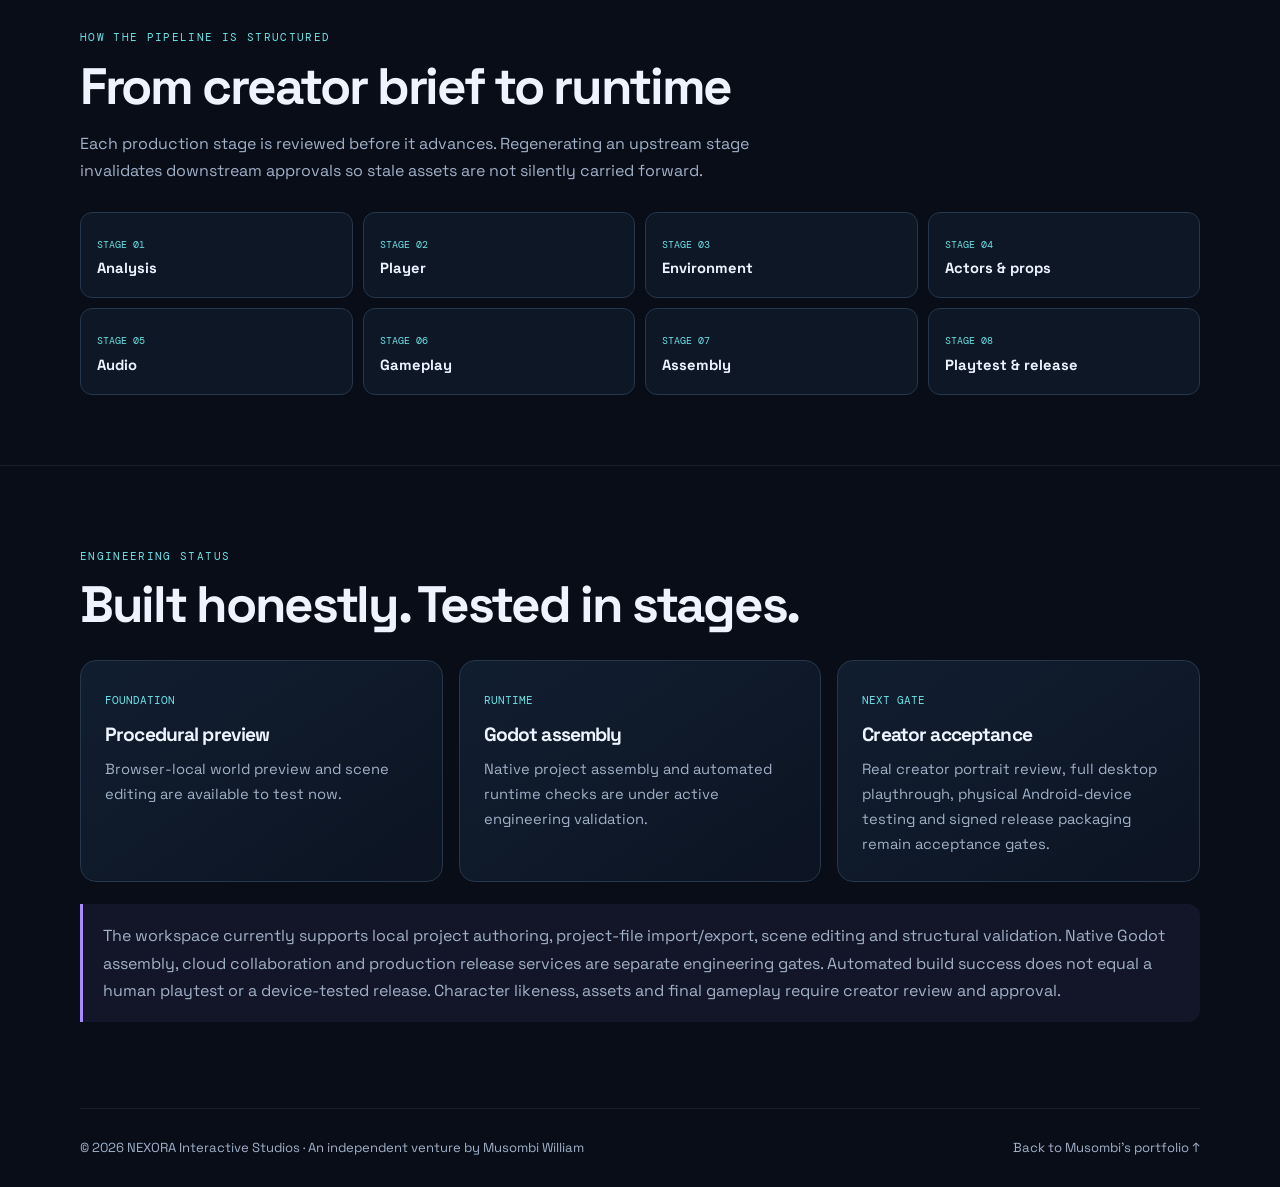
<file: nexora.html>
<!doctype html>
<html lang="en">
<head>
  <meta charset="utf-8">
  <meta name="viewport" content="width=device-width, initial-scale=1">
  <meta name="theme-color" content="#080d18">
  <title>NEXORA Interactive Studios | Nexora Foundry</title>
  <meta name="description" content="NEXORA Interactive Studios — independent game technology venture by Musombi William. Explore Nexora Foundry, a deterministic game creation pipeline.">
  <meta property="og:title" content="NEXORA Interactive Studios — Nexora Foundry">
  <meta property="og:description" content="Imagine beyond limits. Build worlds without boundaries. Explore the Nexora Foundry game creation pipeline.">
  <link rel="canonical" href="https://musombi123.github.io/musombiwilliam.github.io/nexora.html">
  <link rel="preconnect" href="https://fonts.googleapis.com">
  <link rel="preconnect" href="https://fonts.gstatic.com" crossorigin>
  <link href="https://fonts.googleapis.com/css2?family=DM+Mono:wght@400;500&family=Space+Grotesk:wght@400;500;600;700&display=swap" rel="stylesheet">
  <style>
    :root{color-scheme:dark;--bg:#080d18;--panel:#101a2a;--line:#26364b;--text:#edf4ff;--muted:#a1b1c8;--cyan:#69e4e7;--violet:#a78bfa;--lime:#c5f36a;font-family:"Space Grotesk",sans-serif}
    *{box-sizing:border-box}html{scroll-behavior:smooth}body{margin:0;background:radial-gradient(ellipse at 80% 5%,#163454 0,transparent 34%),var(--bg);color:var(--muted);line-height:1.7}
    a{color:inherit;text-decoration:none}.wrap{width:min(1120px,calc(100% - 40px));margin:auto}.mono,.eyebrow,.tag{font-family:"DM Mono",monospace;letter-spacing:.12em;text-transform:uppercase}
    .nav{height:76px;display:flex;align-items:center;justify-content:space-between;border-bottom:1px solid #ffffff12}.brand{display:flex;align-items:center;gap:12px;color:var(--text);font-weight:700;letter-spacing:.12em}.mark{width:38px;height:38px;display:grid;place-items:center;border:1px solid #69e4e788;border-radius:12px;color:var(--cyan);box-shadow:0 0 24px #69e4e722;font-size:1.2rem}.navlinks{display:flex;gap:22px;font-size:.86rem}.navlinks a:hover{color:var(--cyan)}
    .hero{min-height:590px;display:grid;grid-template-columns:1.12fr .88fr;gap:50px;align-items:center;padding:82px 0}.eyebrow{font-size:.7rem;color:var(--cyan)}h1,h2,h3{color:var(--text);line-height:1.08;margin:0;letter-spacing:-.045em}h1{font-size:clamp(3.2rem,8vw,6.7rem);max-width:720px;margin:18px 0}h1 span{color:var(--cyan)}.lead{font-size:1.08rem;max-width:650px}.actions{display:flex;gap:12px;flex-wrap:wrap;margin-top:28px}.btn{display:inline-flex;align-items:center;justify-content:center;padding:13px 18px;border:1px solid #58718d;border-radius:10px;color:var(--text);font-weight:700;font-size:.88rem}.btn.primary{background:var(--cyan);color:#06131c;border-color:var(--cyan)}.btn:hover{transform:translateY(-2px)}.orbital{min-height:340px;display:grid;place-items:center;position:relative;overflow:hidden;border:1px solid #45617d66;border-radius:28px;background:radial-gradient(circle at 50% 45%,#1e5570,#0b1727 58%,#080d18)}.planet{width:210px;height:210px;border-radius:50%;background:radial-gradient(circle at 28% 24%,#d8fff0,#68b7ad 25%,#315a83 62%,#10182c 82%);box-shadow:0 0 90px #58d4e655,inset -25px -30px 40px #030a18}.ring{position:absolute;width:320px;height:110px;border:1px solid #8ce8ed88;border-radius:50%;transform:rotate(-22deg)}.orbit-label{position:absolute;bottom:20px;font: .65rem "DM Mono",monospace;color:#c3e9f7;letter-spacing:.16em}
    .section{padding:70px 0;border-top:1px solid #ffffff12}.section h2{font-size:clamp(2rem,4vw,3.2rem);margin:10px 0 16px}.intro{max-width:700px}.grid{display:grid;grid-template-columns:repeat(3,1fr);gap:16px;margin-top:28px}.card{padding:24px;border:1px solid var(--line);border-radius:16px;background:linear-gradient(145deg,#111e30,#0c1422)}.card .num{font: .7rem "DM Mono",monospace;color:var(--cyan)}.card h3{font-size:1.2rem;margin:12px 0}.card p{margin:0;font-size:.92rem}.pipeline{display:grid;grid-template-columns:repeat(4,1fr);gap:10px;margin-top:28px}.stage{padding:16px;border:1px solid var(--line);border-radius:12px;background:#0d1726}.stage b{display:block;color:var(--text);font-size:.92rem}.stage span{font: .65rem "DM Mono",monospace;color:var(--cyan)}
    .status{display:inline-flex;align-items:center;gap:8px;padding:7px 11px;border:1px solid #c5f36a55;border-radius:99px;color:var(--lime);font: .68rem "DM Mono",monospace;letter-spacing:.08em}.status:before{content:"";width:7px;height:7px;border-radius:50%;background:var(--lime);box-shadow:0 0 12px var(--lime)}
    .notice{padding:18px 20px;border-left:3px solid var(--violet);background:#a78bfa12;border-radius:0 12px 12px 0}.footer{padding:28px 0;border-top:1px solid #ffffff12;font-size:.82rem;display:flex;justify-content:space-between;gap:16px;flex-wrap:wrap}
    @media(max-width:800px){.hero{grid-template-columns:1fr;padding:58px 0}.orbital{min-height:280px}.grid{grid-template-columns:1fr}.pipeline{grid-template-columns:repeat(2,1fr)}.navlinks{gap:12px;font-size:.76rem}}@media(max-width:480px){.wrap{width:min(100% - 28px,1120px)}.nav{height:auto;min-height:68px;align-items:flex-start;padding:14px 0;gap:12px;flex-direction:column}.navlinks{flex-wrap:wrap}.pipeline{grid-template-columns:1fr 1fr}.btn{width:100%}.actions{display:grid}}
  </style>
</head>
<body>
  <header class="wrap nav">
    <a class="brand" href="index.html"><span class="mark">N</span><span>NEXORA <small style="display:block;color:#8ea5bf;font: .58rem 'DM Mono',monospace;letter-spacing:.18em">INTERACTIVE STUDIOS</small></span></a>
    <nav class="navlinks" aria-label="NEXORA navigation"><a href="#foundry">Foundry</a><a href="#pipeline">Pipeline</a><a href="#roadmap">Roadmap</a><a href="index.html">← Portfolio</a></nav>
  </header>
  <main>
    <section class="wrap hero">
      <div>
        <p class="eyebrow">INDEPENDENT GAME TECHNOLOGY VENTURE</p>
        <h1>Worlds begin<br>with <span>imagination.</span></h1>
        <p class="lead">NEXORA Interactive Studios is an independent game-technology venture founded by Musombi William. We are building tools that turn creator ideas, assets and direction into explorable, playable worlds.</p>
        <p><span class="status">ACTIVE DEVELOPMENT · NEXORA FOUNDRY</span></p>
        <div class="actions"><a class="btn primary" href="procedural-game-foundry.html#preview">Open Nexora Foundry workspace ↗</a><a class="btn" href="https://github.com/musombi123/Procedural-Game-Foundry">Engineering repository ↗</a></div>
      </div>
      <div class="orbital" aria-label="Abstract procedural planet illustration"><span class="ring"></span><span class="planet"></span><span class="orbit-label">IMAGINE → BUILD → PLAY</span></div>
    </section>
    <section class="section" id="foundry"><div class="wrap">
      <p class="eyebrow">FLAGSHIP PRODUCT / 01</p><h2>Nexora Foundry</h2>
      <p class="intro">A deterministic, creator-controlled game-production pipeline. The goal is to make world building and gameplay assembly accessible without relying on paid generative APIs. The current engineering foundation combines procedural generation, Blender asset production and Godot runtime assembly.</p>
      <div class="grid">
        <article class="card"><span class="num">01 / WORLD</span><h3>World Foundry</h3><p>Generate seeded terrain and shape environments with adjustable elevation, water, biome materials, lighting and atmosphere.</p></article>
        <article class="card"><span class="num">02 / ASSEMBLY</span><h3>Scene &amp; asset pipeline</h3><p>Compose environments from reusable assets, validate generated files and assemble a Godot project through explicit creator approval gates.</p></article>
        <article class="card"><span class="num">03 / GAMEPLAY</span><h3>Playable systems</h3><p>Connect third-person movement, interactions, objectives, health, inventory, checkpoints, HUD and audio into a playable runtime foundation.</p></article>
      </div>
      <div class="actions"><a class="btn primary" href="procedural-game-foundry.html#preview">Open production workspace</a><a class="btn" href="procedural-game-foundry.html">Open Foundry sandbox details</a></div>
    </div></section>
    <section class="section" id="pipeline"><div class="wrap">
      <p class="eyebrow">HOW THE PIPELINE IS STRUCTURED</p><h2>From creator brief to runtime</h2>
      <p class="intro">Each production stage is reviewed before it advances. Regenerating an upstream stage invalidates downstream approvals so stale assets are not silently carried forward.</p>
      <div class="pipeline">
        <div class="stage"><span>STAGE 01</span><b>Analysis</b></div><div class="stage"><span>STAGE 02</span><b>Player</b></div><div class="stage"><span>STAGE 03</span><b>Environment</b></div><div class="stage"><span>STAGE 04</span><b>Actors &amp; props</b></div><div class="stage"><span>STAGE 05</span><b>Audio</b></div><div class="stage"><span>STAGE 06</span><b>Gameplay</b></div><div class="stage"><span>STAGE 07</span><b>Assembly</b></div><div class="stage"><span>STAGE 08</span><b>Playtest &amp; release</b></div>
      </div>
    </div></section>
    <section class="section" id="roadmap"><div class="wrap">
      <p class="eyebrow">ENGINEERING STATUS</p><h2>Built honestly. Tested in stages.</h2>
      <div class="grid">
        <article class="card"><span class="num">FOUNDATION</span><h3>Procedural preview</h3><p>Browser-local world preview and scene editing are available to test now.</p></article>
        <article class="card"><span class="num">RUNTIME</span><h3>Godot assembly</h3><p>Native project assembly and automated runtime checks are under active engineering validation.</p></article>
        <article class="card"><span class="num">NEXT GATE</span><h3>Creator acceptance</h3><p>Real creator portrait review, full desktop playthrough, physical Android-device testing and signed release packaging remain acceptance gates.</p></article>
      </div>
      <p class="notice" style="margin-top:22px">The workspace currently supports local project authoring, project-file import/export, scene editing and structural validation. Native Godot assembly, cloud collaboration and production release services are separate engineering gates. Automated build success does not equal a human playtest or a device-tested release. Character likeness, assets and final gameplay require creator review and approval.</p>
    </div></section>
  </main>
  <footer class="wrap footer"><span>© <span id="year"></span> NEXORA Interactive Studios · An independent venture by Musombi William</span><a href="index.html">Back to Musombi's portfolio ↑</a></footer>
  <script>document.getElementById("year").textContent=new Date().getFullYear();</script>
</body>
</html>
</file>
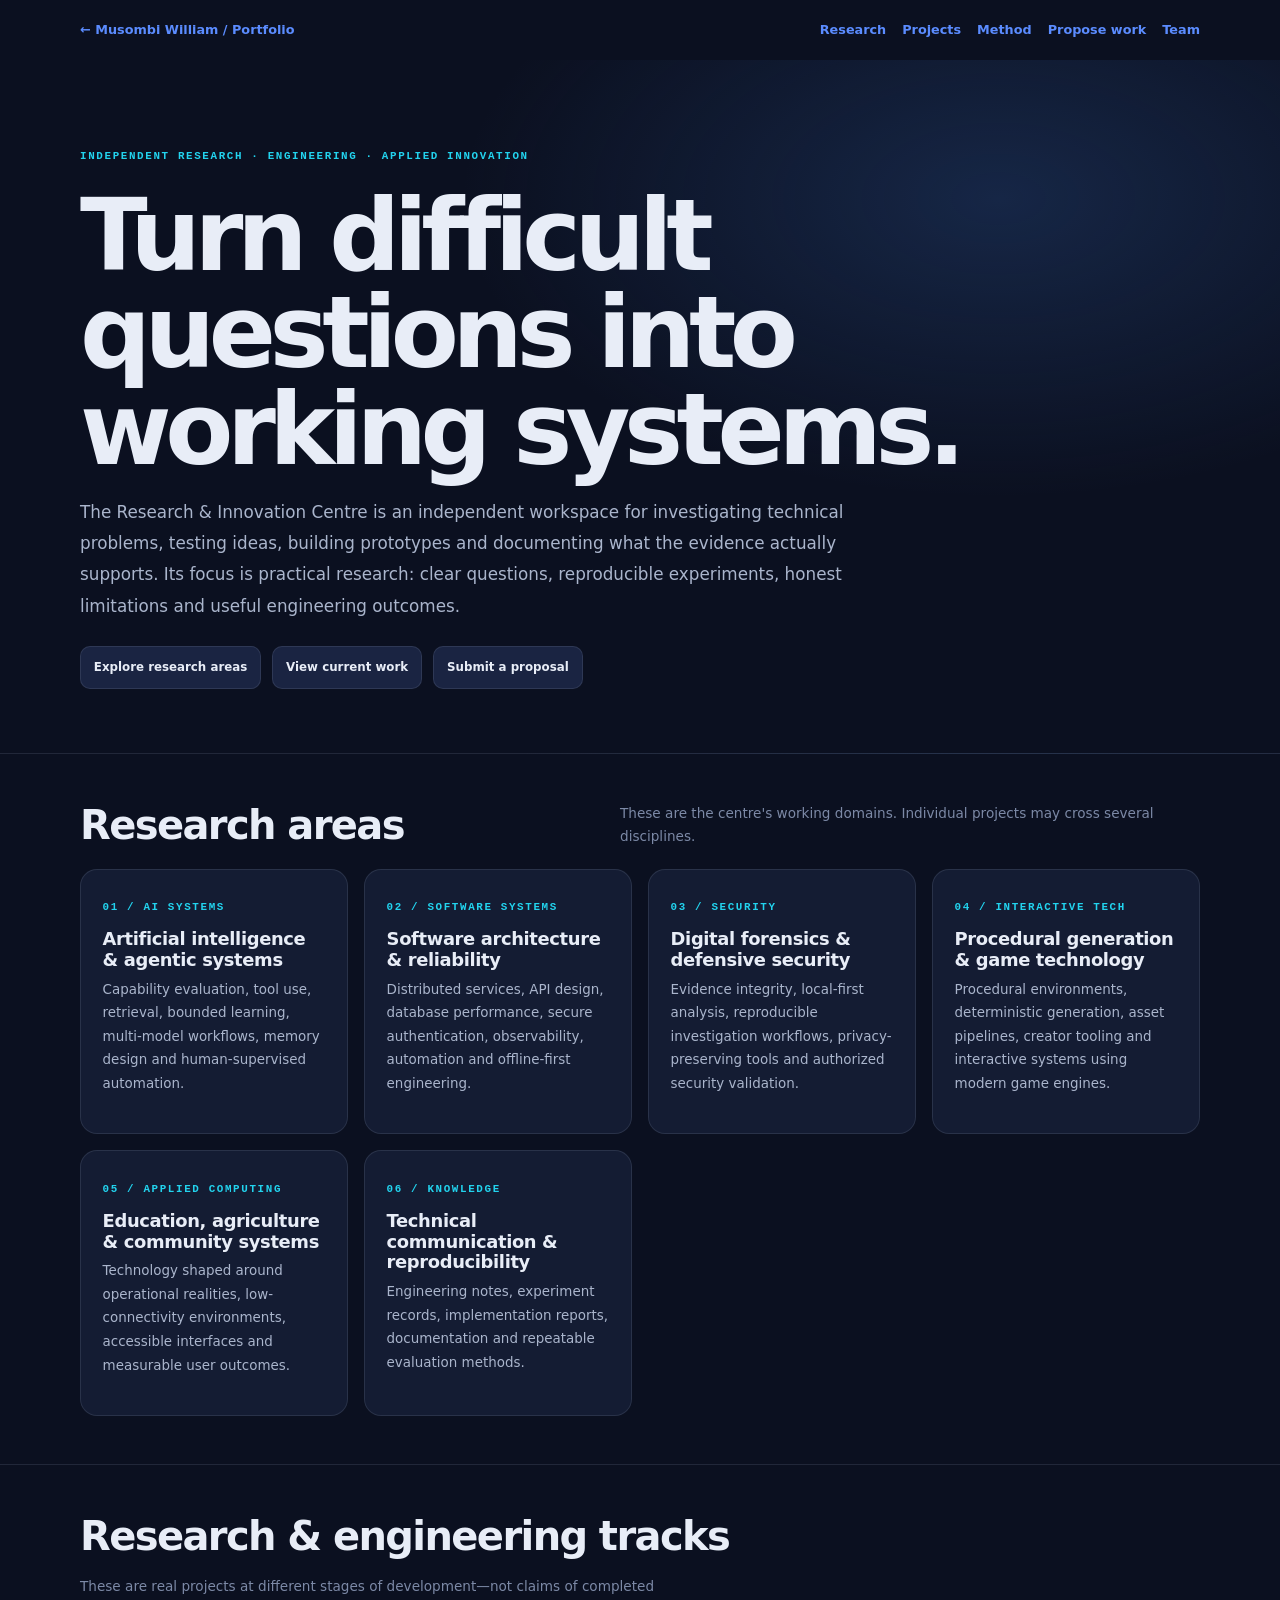
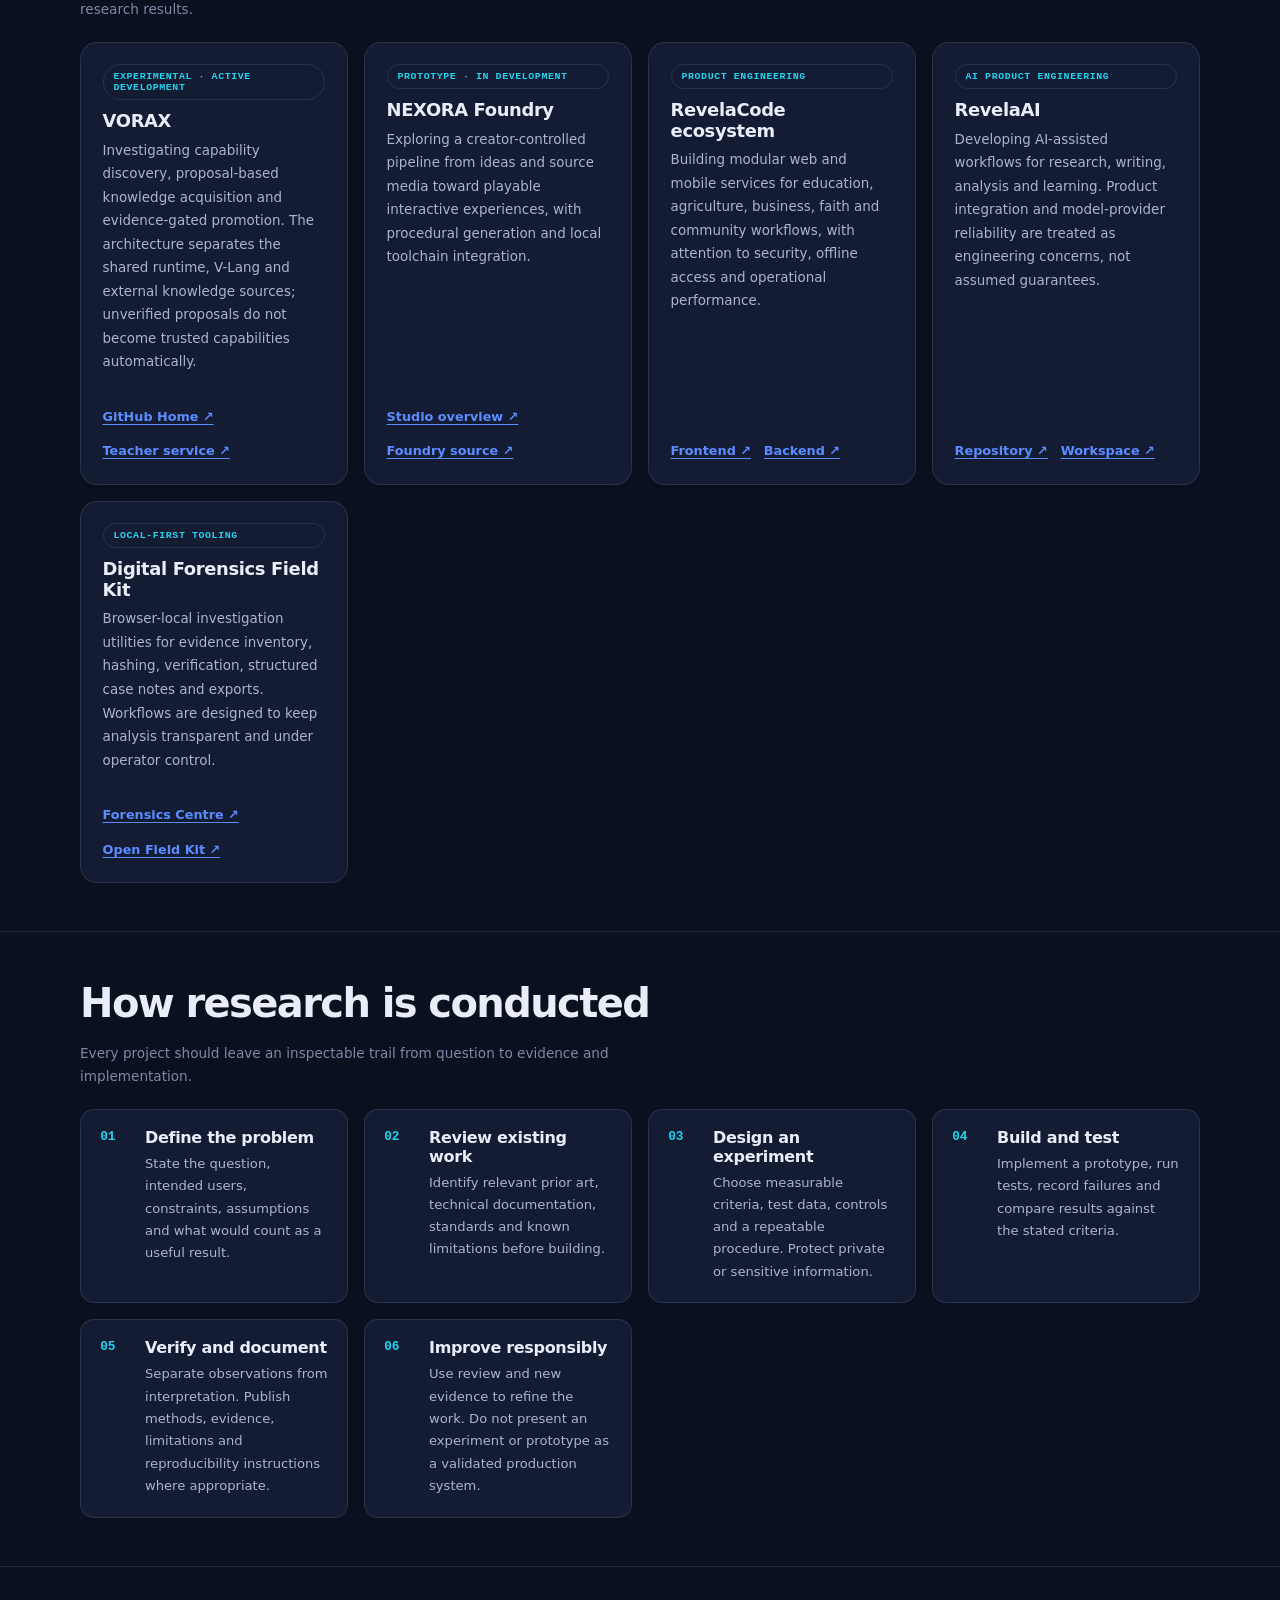
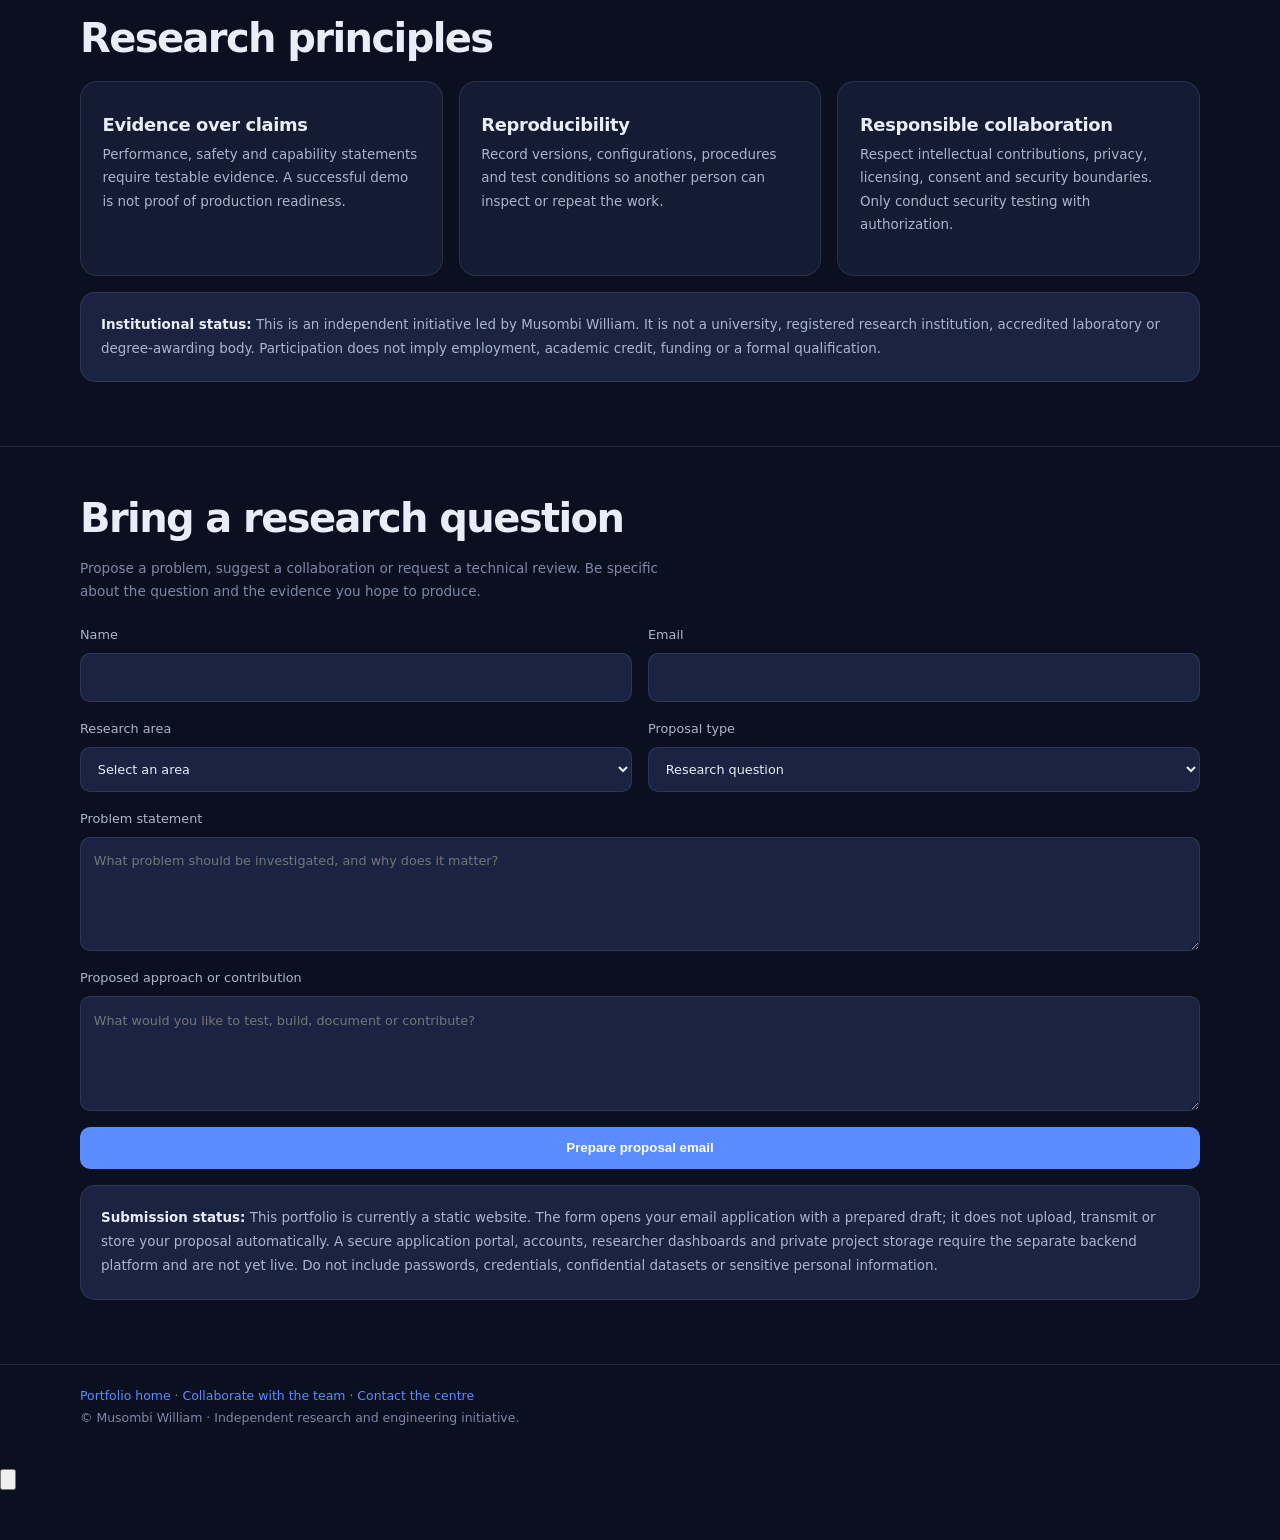
<file: research-centre.html>
<!doctype html>
<html lang="en" data-theme="dark">
<head>
  <meta charset="utf-8">
  <meta name="viewport" content="width=device-width,initial-scale=1">
  <meta name="theme-color" content="#0b1020">
  <title>Research & Innovation Centre | Musombi William</title>
  <meta name="description" content="An independent research and engineering centre exploring AI systems, software architecture, digital security, procedural technology and applied computing.">
  <link rel="canonical" href="https://musombi123.github.io/musombiwilliam.github.io/research-centre.html">
  <link rel="stylesheet" href="stylesheet.css">
  <link rel="stylesheet" href="portfolio-enhancements.css">
  <style>
    .rc-page{min-height:100vh;padding-bottom:3rem}.rc-wrap{width:min(1120px,calc(100% - 2rem));margin:auto}
    .rc-nav{position:relative;z-index:3;display:flex;justify-content:space-between;align-items:center;gap:1rem;padding:1.2rem 0}
    .rc-nav nav{display:flex;gap:1rem;flex-wrap:wrap}.rc-nav a{font-size:.8rem;font-weight:700}
    .rc-hero{padding:5rem 0 4rem;border-bottom:1px solid var(--line);background:radial-gradient(ellipse at 78% 20%,#284b8560,transparent 38%)}
    .rc-kicker,.rc-tag{font:700 .68rem var(--mono);letter-spacing:.15em;color:var(--accent-3);text-transform:uppercase}
    .rc-hero h1{font-size:clamp(3rem,8vw,6.2rem);letter-spacing:-.065em;line-height:.98;margin:1.2rem 0;max-width:900px}
    .rc-hero p{max-width:780px;font-size:1.05rem;line-height:1.85;color:var(--text-2)}
    .rc-actions{display:flex;gap:.7rem;flex-wrap:wrap;margin-top:1.5rem}
    .rc-section{padding:3rem 0;border-bottom:1px solid var(--line)}
    .rc-heading{display:flex;justify-content:space-between;align-items:end;gap:1rem;flex-wrap:wrap;margin-bottom:1.3rem}
    .rc-heading h2{font-size:clamp(1.7rem,4vw,2.5rem);letter-spacing:-.04em;margin:0}
    .rc-heading p{max-width:580px;margin:0;color:var(--muted);font-size:.85rem;line-height:1.7}
    .rc-grid{display:grid;grid-template-columns:repeat(auto-fit,minmax(245px,1fr));gap:1rem}
    .rc-card{padding:1.35rem;border:1px solid var(--line);border-radius:17px;background:var(--surface);min-width:0}
    .rc-card h3{font-size:1.12rem;margin:.7rem 0 .45rem;letter-spacing:-.02em}
    .rc-card p,.rc-card li{font-size:.84rem;line-height:1.75;color:var(--text-2)}
    .rc-card ul{padding-left:1.1rem;margin:.6rem 0 0}
    .rc-status{display:inline-flex;padding:.36rem .62rem;border:1px solid var(--line);border-radius:999px;font:600 .62rem var(--mono);color:var(--accent-3);letter-spacing:.06em}
    .rc-project{display:flex;flex-direction:column;min-height:100%}.rc-project .rc-links{display:flex;gap:.8rem;flex-wrap:wrap;margin-top:auto;padding-top:1rem;font-size:.8rem;font-weight:700}
    .rc-project .rc-links a{text-decoration:underline;text-underline-offset:3px}
    .rc-process{counter-reset:step}.rc-step{position:relative;padding:1.2rem 1.2rem 1.2rem 4rem;border:1px solid var(--line);border-radius:14px;background:var(--surface)}
    .rc-step:before{counter-increment:step;content:counter(step,decimal-leading-zero);position:absolute;left:1.2rem;top:1.2rem;font:700 .8rem var(--mono);color:var(--accent-3)}
    .rc-step h3{margin:0 0 .35rem;font-size:1rem}.rc-step p{margin:0;font-size:.82rem;line-height:1.7;color:var(--text-2)}
    .rc-callout{padding:1.25rem;border:1px solid var(--line);border-radius:15px;background:var(--surface-2);font-size:.84rem;line-height:1.8;color:var(--text-2)}
    .rc-form{display:grid;grid-template-columns:repeat(2,minmax(0,1fr));gap:1rem;margin-top:1.2rem}
    .rc-form label{display:grid;gap:.45rem;font-size:.8rem;color:var(--text-2)}
    .rc-form input,.rc-form select,.rc-form textarea{width:100%;padding:.8rem;border:1px solid var(--line);border-radius:10px;background:var(--surface-2);color:var(--text);font:inherit}
    .rc-form .wide{grid-column:1/-1}.rc-form button{padding:.85rem 1rem;border:0;border-radius:10px;background:var(--accent);color:white;font-weight:800;cursor:pointer}
    .rc-form button:hover{filter:brightness(1.12)}.rc-foot{padding:1.3rem 0;font-size:.78rem;color:var(--muted)}
    @media(max-width:650px){.rc-nav{align-items:flex-start;flex-direction:column}.rc-hero{padding:3.4rem 0}.rc-form{grid-template-columns:1fr}.rc-form .wide{grid-column:auto}.rc-section{padding:2.2rem 0}}
  </style>
</head>
<body class="rc-page">
  <a class="skip" href="#main">Skip to content</a>
  <header class="rc-wrap rc-nav">
    <a href="index.html">← Musombi William / Portfolio</a>
    <nav aria-label="Main navigation"><a href="#research">Research</a><a href="#projects">Projects</a><a href="#method">Method</a><a href="#propose">Propose work</a><a href="team.html">Team</a></nav>
  </header>
  <main id="main">
    <section class="rc-hero">
      <div class="rc-wrap">
        <span class="rc-kicker">Independent research · Engineering · Applied innovation</span>
        <h1>Turn difficult questions into working systems.</h1>
        <p>The Research & Innovation Centre is an independent workspace for investigating technical problems, testing ideas, building prototypes and documenting what the evidence actually supports. Its focus is practical research: clear questions, reproducible experiments, honest limitations and useful engineering outcomes.</p>
        <div class="rc-actions">
          <a class="portfolio-contact-button" href="#research">Explore research areas</a>
          <a class="portfolio-contact-button" href="#projects">View current work</a>
          <a class="portfolio-contact-button" href="#propose">Submit a proposal</a>
        </div>
      </div>
    </section>

    <section class="rc-section" id="research">
      <div class="rc-wrap">
        <div class="rc-heading"><h2>Research areas</h2><p>These are the centre's working domains. Individual projects may cross several disciplines.</p></div>
        <div class="rc-grid">
          <article class="rc-card"><span class="rc-tag">01 / AI SYSTEMS</span><h3>Artificial intelligence & agentic systems</h3><p>Capability evaluation, tool use, retrieval, bounded learning, multi-model workflows, memory design and human-supervised automation.</p></article>
          <article class="rc-card"><span class="rc-tag">02 / SOFTWARE SYSTEMS</span><h3>Software architecture & reliability</h3><p>Distributed services, API design, database performance, secure authentication, observability, automation and offline-first engineering.</p></article>
          <article class="rc-card"><span class="rc-tag">03 / SECURITY</span><h3>Digital forensics & defensive security</h3><p>Evidence integrity, local-first analysis, reproducible investigation workflows, privacy-preserving tools and authorized security validation.</p></article>
          <article class="rc-card"><span class="rc-tag">04 / INTERACTIVE TECH</span><h3>Procedural generation & game technology</h3><p>Procedural environments, deterministic generation, asset pipelines, creator tooling and interactive systems using modern game engines.</p></article>
          <article class="rc-card"><span class="rc-tag">05 / APPLIED COMPUTING</span><h3>Education, agriculture & community systems</h3><p>Technology shaped around operational realities, low-connectivity environments, accessible interfaces and measurable user outcomes.</p></article>
          <article class="rc-card"><span class="rc-tag">06 / KNOWLEDGE</span><h3>Technical communication & reproducibility</h3><p>Engineering notes, experiment records, implementation reports, documentation and repeatable evaluation methods.</p></article>
        </div>
      </div>
    </section>

    <section class="rc-section" id="projects">
      <div class="rc-wrap">
        <div class="rc-heading"><h2>Research & engineering tracks</h2><p>These are real projects at different stages of development—not claims of completed research results.</p></div>
        <div class="rc-grid">
          <article class="rc-card rc-project"><span class="rc-status">EXPERIMENTAL · ACTIVE DEVELOPMENT</span><h3>VORAX</h3><p>Investigating capability discovery, proposal-based knowledge acquisition and evidence-gated promotion. The architecture separates the shared runtime, V-Lang and external knowledge sources; unverified proposals do not become trusted capabilities automatically.</p><div class="rc-links"><a href="https://github.com/musombi123/Revelacode123">GitHub Home ↗</a><a href="https://huggingface.co/spaces/Musombi/vorax-teacher-service">Teacher service ↗</a></div></article>
          <article class="rc-card rc-project"><span class="rc-status">PROTOTYPE · IN DEVELOPMENT</span><h3>NEXORA Foundry</h3><p>Exploring a creator-controlled pipeline from ideas and source media toward playable interactive experiences, with procedural generation and local toolchain integration.</p><div class="rc-links"><a href="nexora.html">Studio overview ↗</a><a href="https://github.com/musombi123/Procedural-Game-Foundry">Foundry source ↗</a></div></article>
          <article class="rc-card rc-project"><span class="rc-status">PRODUCT ENGINEERING</span><h3>RevelaCode ecosystem</h3><p>Building modular web and mobile services for education, agriculture, business, faith and community workflows, with attention to security, offline access and operational performance.</p><div class="rc-links"><a href="https://github.com/musombi123/RevelaCode-Frontend">Frontend ↗</a><a href="https://github.com/musombi123/RevelaCode-Backend">Backend ↗</a></div></article>
          <article class="rc-card rc-project"><span class="rc-status">AI PRODUCT ENGINEERING</span><h3>RevelaAI</h3><p>Developing AI-assisted workflows for research, writing, analysis and learning. Product integration and model-provider reliability are treated as engineering concerns, not assumed guarantees.</p><div class="rc-links"><a href="https://github.com/musombi123/RevelaAI">Repository ↗</a><a href="https://revelaai.onrender.com/">Workspace ↗</a></div></article>
          <article class="rc-card rc-project"><span class="rc-status">LOCAL-FIRST TOOLING</span><h3>Digital Forensics Field Kit</h3><p>Browser-local investigation utilities for evidence inventory, hashing, verification, structured case notes and exports. Workflows are designed to keep analysis transparent and under operator control.</p><div class="rc-links"><a href="forensics.html">Forensics Centre ↗</a><a href="fieldkit.html">Open Field Kit ↗</a></div></article>
        </div>
      </div>
    </section>

    <section class="rc-section" id="method">
      <div class="rc-wrap">
        <div class="rc-heading"><h2>How research is conducted</h2><p>Every project should leave an inspectable trail from question to evidence and implementation.</p></div>
        <div class="rc-grid rc-process">
          <article class="rc-step"><h3>Define the problem</h3><p>State the question, intended users, constraints, assumptions and what would count as a useful result.</p></article>
          <article class="rc-step"><h3>Review existing work</h3><p>Identify relevant prior art, technical documentation, standards and known limitations before building.</p></article>
          <article class="rc-step"><h3>Design an experiment</h3><p>Choose measurable criteria, test data, controls and a repeatable procedure. Protect private or sensitive information.</p></article>
          <article class="rc-step"><h3>Build and test</h3><p>Implement a prototype, run tests, record failures and compare results against the stated criteria.</p></article>
          <article class="rc-step"><h3>Verify and document</h3><p>Separate observations from interpretation. Publish methods, evidence, limitations and reproducibility instructions where appropriate.</p></article>
          <article class="rc-step"><h3>Improve responsibly</h3><p>Use review and new evidence to refine the work. Do not present an experiment or prototype as a validated production system.</p></article>
        </div>
      </div>
    </section>

    <section class="rc-section">
      <div class="rc-wrap">
        <div class="rc-heading"><h2>Research principles</h2></div>
        <div class="rc-grid">
          <article class="rc-card"><h3>Evidence over claims</h3><p>Performance, safety and capability statements require testable evidence. A successful demo is not proof of production readiness.</p></article>
          <article class="rc-card"><h3>Reproducibility</h3><p>Record versions, configurations, procedures and test conditions so another person can inspect or repeat the work.</p></article>
          <article class="rc-card"><h3>Responsible collaboration</h3><p>Respect intellectual contributions, privacy, licensing, consent and security boundaries. Only conduct security testing with authorization.</p></article>
        </div>
        <p class="rc-callout" style="margin-top:1rem"><strong>Institutional status:</strong> This is an independent initiative led by Musombi William. It is not a university, registered research institution, accredited laboratory or degree-awarding body. Participation does not imply employment, academic credit, funding or a formal qualification.</p>
      </div>
    </section>

    <section class="rc-section" id="propose">
      <div class="rc-wrap">
        <div class="rc-heading"><h2>Bring a research question</h2><p>Propose a problem, suggest a collaboration or request a technical review. Be specific about the question and the evidence you hope to produce.</p></div>
        <form class="rc-form" id="research-form">
          <label>Name<input name="name" required autocomplete="name"></label>
          <label>Email<input type="email" name="email" required autocomplete="email"></label>
          <label>Research area<select name="area" required><option value="">Select an area</option><option>AI and agentic systems</option><option>Software architecture and reliability</option><option>Digital forensics and defensive security</option><option>Procedural generation and game technology</option><option>Education, agriculture and community systems</option><option>Technical communication / interdisciplinary</option></select></label>
          <label>Proposal type<select name="kind" required><option>Research question</option><option>Collaboration proposal</option><option>Technical review request</option><option>Student contribution</option><option>Partnership enquiry</option></select></label>
          <label class="wide">Problem statement<textarea name="problem" rows="4" required placeholder="What problem should be investigated, and why does it matter?"></textarea></label>
          <label class="wide">Proposed approach or contribution<textarea name="approach" rows="4" placeholder="What would you like to test, build, document or contribute?"></textarea></label>
          <button class="wide" type="submit">Prepare proposal email</button>
        </form>
        <p class="rc-callout" style="margin-top:1rem"><strong>Submission status:</strong> This portfolio is currently a static website. The form opens your email application with a prepared draft; it does not upload, transmit or store your proposal automatically. A secure application portal, accounts, researcher dashboards and private project storage require the separate backend platform and are not yet live. Do not include passwords, credentials, confidential datasets or sensitive personal information.</p>
      </div>
    </section>
  </main>
  <footer class="rc-wrap rc-foot"><a href="index.html">Portfolio home</a> · <a href="team.html">Collaborate with the team</a> · <a href="mailto:musombiwilliam769@gmail.com?subject=Research%20Centre%20Enquiry">Contact the centre</a><p>© Musombi William · Independent research and engineering initiative.</p></footer>
  <script src="portfolio-enhancements.js" defer></script>
  <script>
    document.getElementById("research-form").addEventListener("submit",function(event){
      event.preventDefault();
      const form=new FormData(this);
      const body=[
        "Name: "+form.get("name"),
        "Email: "+form.get("email"),
        "Research area: "+form.get("area"),
        "Proposal type: "+form.get("kind"),
        "",
        "Problem statement:",
        form.get("problem"),
        "",
        "Proposed approach / contribution:",
        form.get("approach") || "(Not provided)"
      ].join("\n");
      const subject="Research Centre proposal — "+form.get("area");
      window.location.href="mailto:musombiwilliam769@gmail.com?subject="+encodeURIComponent(subject)+"&body="+encodeURIComponent(body);
    });
  </script>
  <script src="site.js" defer></script>
</body>
</html>
</file>
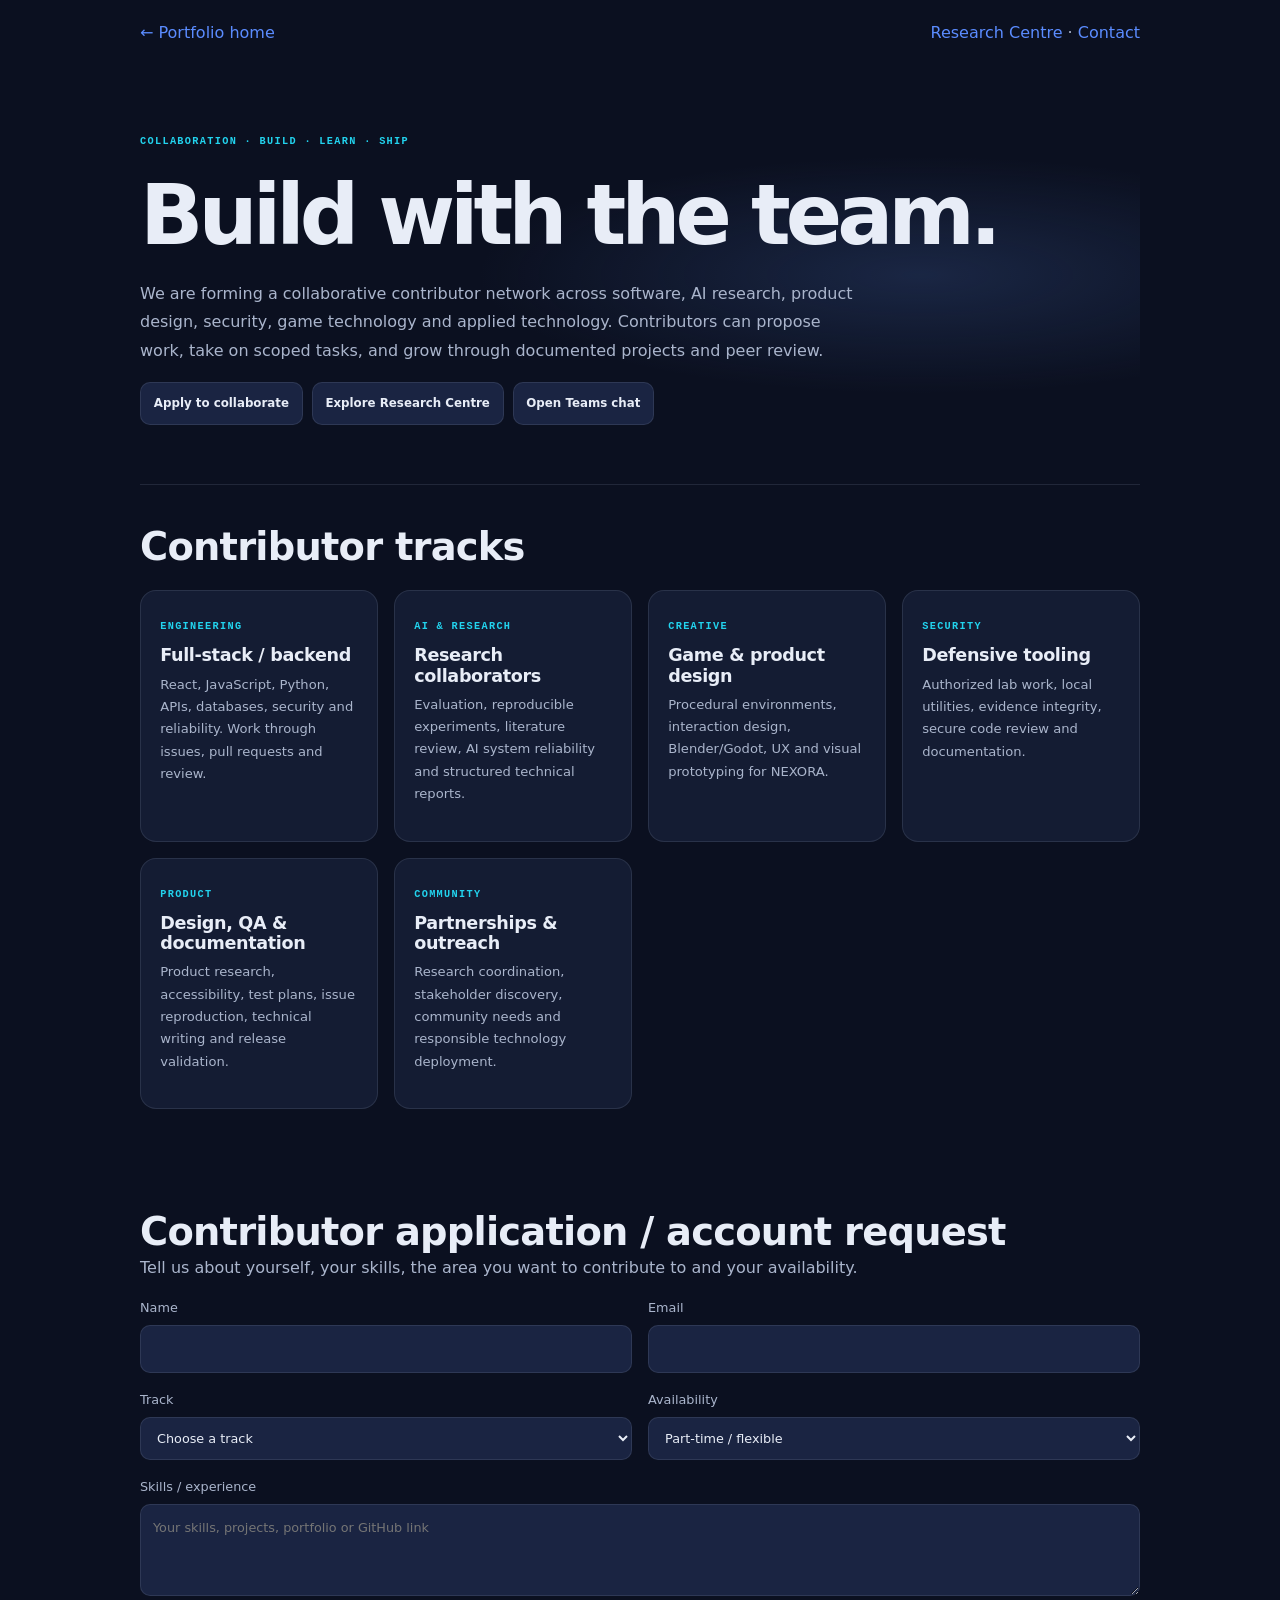
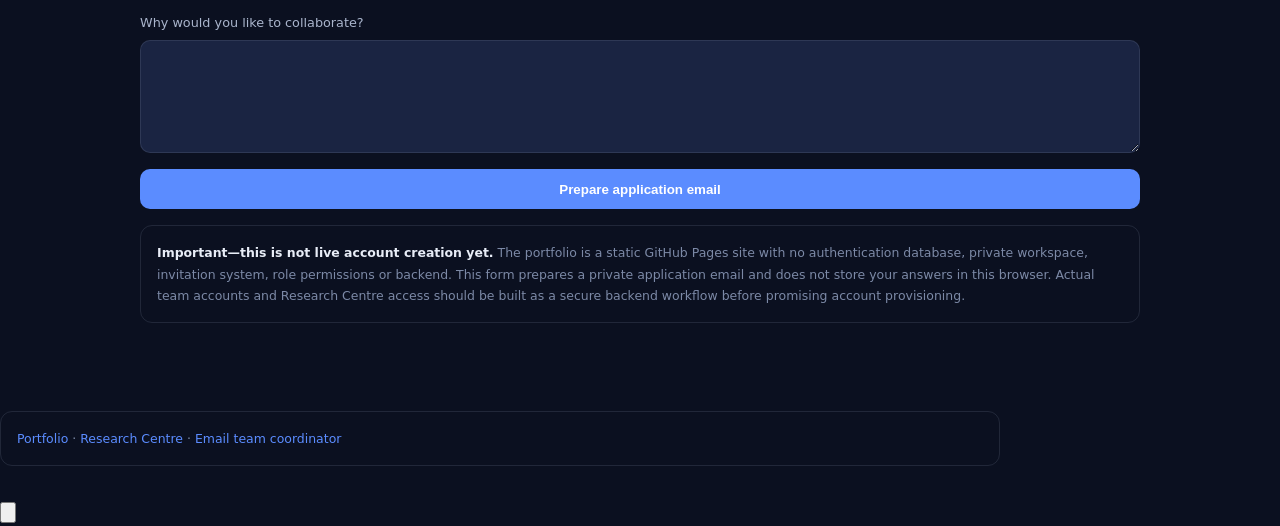
<file: team.html>
<!doctype html>
<html lang="en" data-theme="dark"><head><meta charset="utf-8"><meta name="viewport" content="width=device-width,initial-scale=1"><meta name="theme-color" content="#0b1020"><title>Team & Collaborators | Musombi William</title><meta name="description" content="Join Musombi William's collaborative team across software, research, AI, game technology and security engineering."><link rel="canonical" href="https://musombi123.github.io/musombiwilliam.github.io/team.html"><link rel="stylesheet" href="stylesheet.css"><link rel="stylesheet" href="portfolio-enhancements.css">
<style>
.team-wrap{width:min(1000px,calc(100% - 2rem));margin:auto}.team-nav{display:flex;align-items:center;justify-content:space-between;gap:1rem;padding:1.2rem 0}.team-hero{padding:3.7rem 0;border-bottom:1px solid var(--line);background:radial-gradient(ellipse at 78%,#37528b55,transparent 40%)}.team-hero h1{font-size:clamp(2.7rem,8vw,5.2rem);letter-spacing:-.06em;margin:1rem 0}.team-hero p{max-width:720px;font-size:1rem;line-height:1.8}.team-grid{display:grid;grid-template-columns:repeat(auto-fit,minmax(220px,1fr));gap:1rem;margin:1.3rem 0}.team-card{padding:1.2rem;border:1px solid var(--line);border-radius:16px;background:var(--surface)}.team-card h2,.team-card h3{font-size:1.1rem;margin:.5rem 0}.team-card p{font-size:.82rem;line-height:1.7}.team-tag{font:700 .64rem var(--mono);letter-spacing:.13em;color:var(--accent-3)}.team-form{display:grid;grid-template-columns:1fr 1fr;gap:1rem;margin:1rem 0}.team-form label{display:grid;gap:.4rem;font-size:.8rem}.team-form input,.team-form select,.team-form textarea{width:100%;padding:.75rem;border:1px solid var(--line);border-radius:10px;background:var(--surface-2);color:var(--text);font:inherit}.team-form .full{grid-column:1/-1}.team-form button{padding:.8rem;border:0;border-radius:10px;background:var(--accent);color:white;font-weight:800;cursor:pointer}.team-disclaimer{padding:1rem;border:1px solid var(--line);border-radius:12px;color:var(--muted);font-size:.78rem;line-height:1.7;margin:1rem 0 2rem}.team-section{padding:2.5rem 0}.team-section h2{font-size:clamp(1.5rem,4vw,2.4rem)}@media(max-width:640px){.team-nav{align-items:flex-start;flex-direction:column}.team-form{grid-template-columns:1fr}.team-form .full{grid-column:auto}}
</style></head><body><a class="skip" href="#main">Skip to content</a><header class="team-wrap team-nav"><a href="index.html">← Portfolio home</a><nav><a href="research-centre.html">Research Centre</a> · <a href="index.html#contact">Contact</a></nav></header>
<main class="team-wrap" id="main"><section class="team-hero"><span class="team-tag">COLLABORATION · BUILD · LEARN · SHIP</span><h1>Build with the team.</h1><p>We are forming a collaborative contributor network across software, AI research, product design, security, game technology and applied technology. Contributors can propose work, take on scoped tasks, and grow through documented projects and peer review.</p><div class="portfolio-extra-links"><a class="portfolio-contact-button" href="#apply">Apply to collaborate</a><a class="portfolio-contact-button" href="research-centre.html">Explore Research Centre</a><a class="portfolio-contact-button" href="https://teams.microsoft.com/l/chat/0/0?users=musombiwilliam769%40gmail.com">Open Teams chat</a></div></section>
<section class="team-section"><h2>Contributor tracks</h2><div class="team-grid">
<article class="team-card"><span class="team-tag">ENGINEERING</span><h3>Full-stack / backend</h3><p>React, JavaScript, Python, APIs, databases, security and reliability. Work through issues, pull requests and review.</p></article>
<article class="team-card"><span class="team-tag">AI & RESEARCH</span><h3>Research collaborators</h3><p>Evaluation, reproducible experiments, literature review, AI system reliability and structured technical reports.</p></article>
<article class="team-card"><span class="team-tag">CREATIVE</span><h3>Game & product design</h3><p>Procedural environments, interaction design, Blender/Godot, UX and visual prototyping for NEXORA.</p></article>
<article class="team-card"><span class="team-tag">SECURITY</span><h3>Defensive tooling</h3><p>Authorized lab work, local utilities, evidence integrity, secure code review and documentation.</p></article>
<article class="team-card"><span class="team-tag">PRODUCT</span><h3>Design, QA & documentation</h3><p>Product research, accessibility, test plans, issue reproduction, technical writing and release validation.</p></article>
<article class="team-card"><span class="team-tag">COMMUNITY</span><h3>Partnerships & outreach</h3><p>Research coordination, stakeholder discovery, community needs and responsible technology deployment.</p></article>
</div></section>
<section class="team-section" id="apply"><h2>Contributor application / account request</h2><p>Tell us about yourself, your skills, the area you want to contribute to and your availability.</p><form id="team-form" class="team-form"><label>Name<input name="name" required autocomplete="name"></label><label>Email<input type="email" name="email" required autocomplete="email"></label><label>Track<select name="track" required><option value="">Choose a track</option><option>Full-stack / backend</option><option>AI / research</option><option>Game technology / creative</option><option>Security / forensics</option><option>QA / documentation / design</option><option>Community / partnerships</option></select></label><label>Availability<select name="availability"><option>Part-time / flexible</option><option>Weekends</option><option>Evenings</option><option>Full-time</option><option>Project-based</option></select></label><label class="full">Skills / experience<textarea name="skills" rows="3" placeholder="Your skills, projects, portfolio or GitHub link"></textarea></label><label class="full">Why would you like to collaborate?<textarea name="motivation" rows="4" required></textarea></label><button class="full" type="submit">Prepare application email</button></form><div class="team-disclaimer"><strong>Important—this is not live account creation yet.</strong> The portfolio is a static GitHub Pages site with no authentication database, private workspace, invitation system, role permissions or backend. This form prepares a private application email and does not store your answers in this browser. Actual team accounts and Research Centre access should be built as a secure backend workflow before promising account provisioning.</div></section></main>
<footer class="team-wrap team-disclaimer"><a href="index.html">Portfolio</a> · <a href="research-centre.html">Research Centre</a> · <a href="mailto:musombiwilliam769@gmail.com?subject=Team%20Application">Email team coordinator</a></footer>
<script src="portfolio-enhancements.js" defer></script><script>
document.getElementById("team-form").addEventListener("submit",function(e){e.preventDefault();const f=new FormData(this);const body=["Name: "+f.get("name"),"Email: "+f.get("email"),"Track: "+f.get("track"),"Availability: "+f.get("availability"),"Skills: "+f.get("skills"),"Motivation:",f.get("motivation")].join("\n");location.href="mailto:musombiwilliam769@gmail.com?subject="+encodeURIComponent("Team application — "+f.get("track"))+"&body="+encodeURIComponent(body);});
</script><script src="site.js" defer></script></body></html>
</file>
<file: stylesheet.css>
/* ============ TOKENS ============ */
:root{
  --bg:#0b1020; --bg-2:#10172b; --surface:#141c33; --surface-2:#1a2442;
  --line:rgba(148,163,184,.16); --text:#e8edf7; --text-2:#aab5cc; --muted:#7c89a6;
  --accent:#5b8cff; --accent-2:#8b5cf6; --accent-3:#22d3ee; --ok:#34d399;
  --grad:linear-gradient(135deg,#5b8cff 0%,#8b5cf6 55%,#22d3ee 120%);
  --shadow:0 20px 50px -20px rgba(0,0,0,.6);
  --r:18px; --nav-h:68px;
  --font:'Inter',system-ui,-apple-system,'Segoe UI',Roboto,sans-serif;
  --mono:'JetBrains Mono',ui-monospace,SFMono-Regular,Menlo,monospace;
  color-scheme:dark;
}
[data-theme="light"]{
  --bg:#f6f8fc; --bg-2:#eef2f9; --surface:#ffffff; --surface-2:#f1f4fb;
  --line:rgba(15,23,42,.1); --text:#0d1424; --text-2:#41506b; --muted:#6b7a95;
  --accent:#3b6cf0; --accent-2:#7c3aed; --accent-3:#0891b2;
  --shadow:0 20px 40px -22px rgba(30,41,90,.35); color-scheme:light;
}

/* ============ BASE ============ */
*,*::before,*::after{box-sizing:border-box}
html{scroll-behavior:smooth;scroll-padding-top:var(--nav-h);-webkit-text-size-adjust:100%}
body{margin:0;font-family:var(--font);background:var(--bg);color:var(--text-2);line-height:1.7;font-size:1rem;
  -webkit-font-smoothing:antialiased;text-rendering:optimizeLegibility;overflow-x:hidden}
img{max-width:100%;height:auto;display:block}
a{color:var(--accent);text-decoration:none}
a:hover{color:var(--accent-3)}
ul{list-style:none;margin:0;padding:0}
h1,h2,h3{color:var(--text);line-height:1.15;margin:0;letter-spacing:-.02em}
p{margin:0 0 1rem}
strong,b{color:var(--text);font-weight:600}
:focus-visible{outline:2px solid var(--accent-3);outline-offset:3px;border-radius:6px}
.skip{position:absolute;left:-999px;top:8px;background:var(--accent);color:#fff;padding:.6rem 1rem;border-radius:8px;z-index:100}
.skip:focus{left:8px}
.wrap{width:min(1120px,100% - 2.5rem);margin-inline:auto}
.wrap.narrow{width:min(820px,100% - 2.5rem)}
.center{text-align:center}

/* scroll progress */
.progress{position:fixed;top:0;left:0;height:3px;width:100%;background:var(--grad);transform-origin:0 50%;transform:scaleX(0);z-index:60}

/* ============ COMPACT NAVIGATION ============ */
.topbar{position:fixed;inset:0 0 auto 0;min-height:var(--nav-h);display:flex;align-items:center;justify-content:center;
  padding:.65rem max(1rem,calc((100% - 1120px)/2));z-index:50;border-bottom:1px solid transparent;
  transition:background .3s,border-color .3s,backdrop-filter .3s}
.topbar.scrolled{background:color-mix(in srgb,var(--bg) 88%,transparent);backdrop-filter:blur(16px) saturate(160%);-webkit-backdrop-filter:blur(16px) saturate(160%);border-color:var(--line)}
#navlinks{display:flex;align-items:center;justify-content:center;gap:.2rem;flex-wrap:wrap}
#navlinks a{display:inline-flex;align-items:center;justify-content:center;min-height:38px;padding:.45rem .72rem;border:1px solid transparent;border-radius:999px;color:var(--text-2);font-size:.8rem;font-weight:650;white-space:nowrap;transition:color .2s,background .2s,border-color .2s}
#navlinks a:hover,#navlinks a.active{color:var(--text);background:var(--surface-2);border-color:var(--line)}
#navlinks a.active{box-shadow:0 4px 18px rgba(0,0,0,.08)}
.icon-btn{width:40px;height:40px;flex:0 0 40px;display:grid;place-items:center;border-radius:12px;border:1px solid var(--line);background:var(--surface);color:var(--text);cursor:pointer;transition:.2s}
.icon-btn:hover{border-color:var(--accent);transform:translateY(-1px)}
.menu-btn{display:none}

/* ============ BUTTONS ============ */
.cta{display:flex;flex-wrap:wrap;gap:.75rem;align-items:center;margin-top:1.5rem}
.cta.center{justify-content:center}
.btn{display:inline-flex;align-items:center;gap:.5rem;padding:.8rem 1.35rem;border-radius:12px;font-weight:600;font-size:.95rem;
  border:1px solid transparent;cursor:pointer;font-family:inherit;transition:transform .2s,box-shadow .2s,background .2s,border-color .2s}
.btn.primary{background:var(--grad);color:#fff;box-shadow:0 10px 30px -10px var(--accent)}
.btn.primary:hover{transform:translateY(-2px);box-shadow:0 16px 36px -10px var(--accent-2);color:#fff}
.btn.ghost{background:var(--surface);color:var(--text);border-color:var(--line)}
.btn.ghost:hover{border-color:var(--accent);transform:translateY(-2px);color:var(--text)}
.btn.text{color:var(--text-2);padding-inline:.6rem}
.btn.text:hover{color:var(--text)}

/* ============ HERO ============ */
.hero{position:relative;min-height:100svh;display:flex;align-items:center;padding:calc(var(--nav-h) + 2rem) 0 4rem;overflow:hidden;isolation:isolate}
.hero::before{content:"";position:absolute;inset:0;z-index:-1;
  background-image:linear-gradient(var(--line) 1px,transparent 1px),linear-gradient(90deg,var(--line) 1px,transparent 1px);
  background-size:56px 56px;mask-image:radial-gradient(ellipse 70% 60% at 50% 35%,#000 20%,transparent 75%);-webkit-mask-image:radial-gradient(ellipse 70% 60% at 50% 35%,#000 20%,transparent 75%);opacity:.55}
.glow{position:absolute;border-radius:50%;filter:blur(110px);z-index:-1;opacity:.35;animation:float 12s ease-in-out infinite}
.g1{width:420px;height:420px;background:var(--accent);top:-120px;left:-100px}
.g2{width:380px;height:380px;background:var(--accent-2);bottom:-120px;right:-80px;animation-delay:-6s}
[data-theme="light"] .glow{opacity:.2}
@keyframes float{50%{transform:translate(30px,40px)}}
.hero-grid{display:grid;grid-template-columns:1.25fr .75fr;gap:3rem;align-items:center}
.eyebrow{display:inline-flex;align-items:center;gap:.55rem;font-size:.82rem;font-weight:500;color:var(--text-2);
  padding:.4rem .85rem;border:1px solid var(--line);border-radius:999px;background:color-mix(in srgb,var(--surface) 70%,transparent);margin-bottom:1.25rem}
.dot{width:8px;height:8px;border-radius:50%;background:var(--ok);box-shadow:0 0 0 0 rgba(52,211,153,.6);animation:pulse 2s infinite}
@keyframes pulse{70%{box-shadow:0 0 0 9px rgba(52,211,153,0)}100%{box-shadow:0 0 0 0 rgba(52,211,153,0)}}
.hero h1{font-size:clamp(2.6rem,6.5vw,4.8rem);font-weight:800;letter-spacing:-.04em;
  background:linear-gradient(180deg,var(--text) 40%,color-mix(in srgb,var(--text) 55%,var(--accent)));-webkit-background-clip:text;background-clip:text;color:transparent}
.role{font-size:clamp(1.15rem,2.4vw,1.55rem);font-weight:600;color:var(--text);margin:.9rem 0 1rem;min-height:1.6em}
.typed{background:var(--grad);-webkit-background-clip:text;background-clip:text;color:transparent}
.caret{display:inline-block;width:2px;height:1.1em;background:var(--accent-3);margin-left:3px;vertical-align:-.15em;animation:blink 1s steps(2) infinite}
@keyframes blink{50%{opacity:0}}
.lead{max-width:56ch;font-size:1.08rem}
.stats{display:flex;flex-wrap:wrap;gap:2rem 2.75rem;margin-top:2.5rem;padding-top:1.75rem;border-top:1px solid var(--line)}
.stats strong{display:block;font-size:2rem;font-weight:800;letter-spacing:-.03em;color:var(--text)}
.stats strong::after{content:"+";color:var(--accent)}
.stats span{font-size:.82rem;color:var(--muted)}
.portrait{position:relative;width:min(340px,80%);margin-inline:auto;aspect-ratio:3/4}
.portrait::before{content:"";position:absolute;inset:-3px;border-radius:28px;background:var(--grad);z-index:-1;transform:rotate(4deg);opacity:.9}
.portrait img{width:100%;height:100%;object-fit:cover;border-radius:26px;border:1px solid var(--line);box-shadow:var(--shadow);background:var(--surface)}
.chip{position:absolute;display:flex;align-items:center;gap:.5rem;padding:.55rem .9rem;border-radius:12px;font-size:.78rem;font-weight:600;color:var(--text);
  background:color-mix(in srgb,var(--surface) 82%,transparent);backdrop-filter:blur(10px);-webkit-backdrop-filter:blur(10px);border:1px solid var(--line);box-shadow:var(--shadow);animation:bob 6s ease-in-out infinite}
.chip.c1{left:-8%;bottom:14%}
.chip.c2{right:-6%;top:10%;font-family:var(--mono);font-weight:500;animation-delay:-3s}
@keyframes bob{50%{transform:translateY(-8px)}}
.scroll-cue{position:absolute;left:50%;bottom:1.5rem;width:24px;height:38px;border:2px solid var(--muted);border-radius:14px;transform:translateX(-50%);opacity:.6}
.scroll-cue span{position:absolute;left:50%;top:7px;width:3px;height:7px;margin-left:-1.5px;border-radius:3px;background:var(--muted);animation:scroll 1.6s infinite}
@keyframes scroll{60%{transform:translateY(12px);opacity:0}}

/* ============ SECTIONS ============ */
.block{padding:clamp(4rem,9vw,7rem) 0;position:relative}
.block.alt{background:var(--bg-2);border-block:1px solid var(--line)}
.sec-head{margin-bottom:3rem;max-width:720px}
.center .sec-head{margin-inline:auto}
.kicker{font-family:var(--mono);font-size:.8rem;letter-spacing:.08em;text-transform:uppercase;color:var(--accent-3);margin-bottom:.75rem}
.sec-head h2{font-size:clamp(1.8rem,4vw,2.7rem);font-weight:800}
.sub{margin-top:1rem;font-size:1.05rem}

/* About */
.about-grid{display:grid;grid-template-columns:1.4fr 1fr;gap:3rem;align-items:start}
.edu{margin-top:2rem;padding-top:1.5rem;border-top:1px solid var(--line)}
.edu h3,.strengths h3{font-size:1.05rem;margin-bottom:1rem}
.edu li{padding:.7rem 0 .7rem 1rem;border-left:2px solid var(--accent);margin-bottom:.6rem}
.edu li span{display:block;font-size:.88rem;color:var(--muted)}
.strengths{background:var(--surface);border:1px solid var(--line);border-radius:var(--r);padding:1.75rem;box-shadow:var(--shadow);position:sticky;top:calc(var(--nav-h) + 1rem)}
.strengths li{display:flex;gap:.9rem;padding:.75rem 0;border-bottom:1px dashed var(--line);font-size:.95rem}
.strengths li:last-child{border:0}
.strengths li b{font-family:var(--mono);font-size:.78rem;color:var(--accent);padding-top:.15rem}

/* Skills */
.skill-grid{display:grid;grid-template-columns:repeat(auto-fit,minmax(240px,1fr));gap:1.25rem}
.skill{background:var(--surface);border:1px solid var(--line);border-radius:var(--r);padding:1.5rem;transition:transform .25s,border-color .25s,box-shadow .25s}
.skill:hover{transform:translateY(-5px);border-color:color-mix(in srgb,var(--accent) 55%,var(--line));box-shadow:var(--shadow)}
.skill h3{font-size:1rem;margin-bottom:1rem}
.tags{display:flex;flex-wrap:wrap;gap:.45rem}
.tags li{font-size:.8rem;font-weight:500;padding:.3rem .7rem;border-radius:999px;background:var(--surface-2);color:var(--text-2);border:1px solid var(--line)}

/* Projects */
.feature{display:grid;grid-template-columns:1fr 1.15fr;gap:2.5rem;align-items:center;background:var(--surface);border:1px solid var(--line);border-radius:24px;padding:clamp(1.25rem,3vw,2.25rem);box-shadow:var(--shadow);position:relative;overflow:hidden}
.feature::before{content:"";position:absolute;width:320px;height:320px;right:-100px;top:-120px;background:var(--accent-2);filter:blur(110px);opacity:.18;pointer-events:none}
.logo{width:56px;height:56px;border-radius:14px;margin-bottom:1.1rem;border:1px solid var(--line)}
.feature h3{font-size:clamp(1.4rem,2.6vw,1.9rem);margin-bottom:1.1rem}
.ticks li{position:relative;padding-left:1.6rem;margin-bottom:.65rem;font-size:.97rem}
.ticks li::before{content:"";position:absolute;left:0;top:.5em;width:.9rem;height:.9rem;border-radius:50%;background:color-mix(in srgb,var(--ok) 20%,transparent);
  background-image:url("data:image/svg+xml,%3Csvg xmlns='http://www.w3.org/2000/svg' viewBox='0 0 24 24' fill='none' stroke='%2334d399' stroke-width='3.5' stroke-linecap='round' stroke-linejoin='round'%3E%3Cpath d='M5 12l5 5 9-10'/%3E%3C/svg%3E");background-size:70%;background-repeat:no-repeat;background-position:center}
.shot{display:block;padding:0;border:1px solid var(--line);background:var(--surface);border-radius:14px;overflow:hidden;cursor:zoom-in;position:relative;font:inherit;color:inherit;text-align:left;transition:transform .3s,box-shadow .3s,border-color .3s}
.shot img{width:100%;aspect-ratio:2/1;object-fit:cover;object-position:top;transition:transform .5s}
.shot:hover{transform:translateY(-5px);box-shadow:var(--shadow);border-color:var(--accent)}
.shot:hover img{transform:scale(1.04)}
.shot span{display:block;padding:.7rem 1rem;font-size:.85rem;font-weight:500;color:var(--text-2);border-top:1px solid var(--line)}
.shot.big img{aspect-ratio:auto}
.gallery{display:grid;grid-template-columns:repeat(auto-fit,minmax(250px,1fr));gap:1.25rem;margin-top:1.5rem}

/* Timeline */
.timeline{position:relative;padding-left:1.75rem;border-left:2px solid var(--line)}
.t-item{position:relative;display:grid;gap:.5rem}
.t-item::before{content:"";position:absolute;left:calc(-1.75rem - 7px);top:.35rem;width:12px;height:12px;border-radius:50%;background:var(--accent);box-shadow:0 0 0 5px color-mix(in srgb,var(--accent) 25%,transparent)}
.t-meta{font-family:var(--mono);font-size:.8rem;color:var(--accent-3)}
.t-body h3{font-size:1.25rem;margin-bottom:1rem}
.t-body h3 span{color:var(--muted);font-weight:500}

/* Roadmap */
.road-grid{display:grid;grid-template-columns:repeat(auto-fit,minmax(300px,1fr));gap:1.5rem}
.panel{background:var(--surface);border:1px solid var(--line);border-radius:var(--r);padding:1.75rem;transition:.25s}
.panel:hover{border-color:color-mix(in srgb,var(--accent) 50%,var(--line));transform:translateY(-4px)}
.panel h3{font-size:1.1rem;margin-bottom:1.25rem;display:flex;align-items:center;gap:.7rem}
.pill{font-family:var(--mono);font-size:.7rem;text-transform:uppercase;letter-spacing:.06em;padding:.25rem .6rem;border-radius:999px}
.pill.live{background:rgba(52,211,153,.15);color:var(--ok)}
.pill.next{background:rgba(91,140,255,.15);color:var(--accent)}

/* Contact */
.socials{display:flex;flex-wrap:wrap;justify-content:center;gap:.6rem;margin-top:2.25rem}
.socials a{display:block;padding:.55rem 1.05rem;border-radius:999px;border:1px solid var(--line);background:var(--surface);color:var(--text-2);font-size:.9rem;font-weight:500;transition:.2s}
.socials a:hover{color:var(--text);border-color:var(--accent);transform:translateY(-2px)}

.foot{border-top:1px solid var(--line);padding:1.75rem 0;font-size:.88rem;color:var(--muted)}
.foot .wrap{display:flex;justify-content:space-between;gap:1rem;flex-wrap:wrap}

/* Lightbox + toast */
dialog#lightbox{border:0;padding:0;background:transparent;max-width:min(1100px,94vw);color:var(--text);overflow:visible}
dialog#lightbox::backdrop{background:rgba(5,8,18,.82);backdrop-filter:blur(6px)}
#lightbox img{width:100%;border-radius:14px;box-shadow:0 30px 80px rgba(0,0,0,.6)}
#lightbox p{text-align:center;margin:.9rem 0 0;color:#cbd5e1}
.lb-close{position:absolute;right:-6px;top:-44px;background:var(--surface);color:var(--text);border:1px solid var(--line);width:36px;height:36px;border-radius:50%;cursor:pointer}
.toast{position:fixed;left:50%;bottom:1.5rem;transform:translate(-50%,30px);opacity:0;background:var(--surface);color:var(--text);border:1px solid var(--line);padding:.7rem 1.1rem;border-radius:12px;box-shadow:var(--shadow);transition:.3s;z-index:90;pointer-events:none;font-size:.9rem}
.toast.show{opacity:1;transform:translate(-50%,0)}

/* Reveal on scroll (only when JS is running) */
.js .reveal{opacity:0;transform:translateY(26px);transition:opacity .7s cubic-bezier(.2,.7,.2,1),transform .7s cubic-bezier(.2,.7,.2,1);transition-delay:var(--d,0s)}
.js .reveal.in{opacity:1;transform:none}

/* ============ RESPONSIVE ============ */
@media (max-width:900px){
  .hero-grid{grid-template-columns:1fr;text-align:center}
  .hero-copy .lead{margin-inline:auto}
  .cta,.stats,.eyebrow{justify-content:center}
  .hero-visual{order:-1}
  .portrait{width:min(240px,60%)}
  .chip.c1{left:-12%}.chip.c2{right:-10%}
  .about-grid,.feature{grid-template-columns:1fr}
  .strengths{position:static}
}
@media (max-width:900px){
  .topbar{justify-content:center;padding:.55rem .5rem;overflow:hidden}
  .menu-btn{display:none!important}
  #navlinks{position:static;display:flex;flex-direction:row;align-items:center;justify-content:flex-start;
    flex-wrap:nowrap;gap:.1rem;width:100%;max-width:100%;overflow-x:auto;overflow-y:hidden;
    padding:.15rem .1rem;scrollbar-width:none;-webkit-overflow-scrolling:touch}
  #navlinks::-webkit-scrollbar{display:none}
  #navlinks a{flex:0 0 auto;justify-content:center;width:auto;min-height:38px;
    padding:.4rem .58rem;border-radius:999px;font-size:.76rem}
  .scroll-cue{display:none}
}
@media (max-width:420px){
  #navlinks{gap:0}
  #navlinks a{padding:.38rem .46rem;font-size:.7rem}
}
@media (prefers-reduced-motion:reduce){
  *,*::before,*::after{animation:none!important;transition:none!important;scroll-behavior:auto!important}
  .js .reveal{opacity:1;transform:none}
}
@media print{.topbar,.progress,.scroll-cue,.glow,.toast{display:none}body{background:#fff;color:#000}.js .reveal{opacity:1;transform:none}}

/* =========================================================
   FORENSICS CENTRE — MODERN PAGE SYSTEM
   Merged from the legacy stylesheet without replacing the
   current portfolio design or its editorial alignment.
   These selectors intentionally target the forensics page
   directly; its body element has no legacy page class.
   ========================================================= */

.forensics-hero {
  position:relative;
  isolation:isolate;
  width:100%;
  max-width:none;
  overflow:hidden;
  padding:calc(var(--nav-h,68px) + clamp(3rem,8vw,5.5rem)) 1.25rem clamp(3rem,7vw,4.75rem);
  border-bottom:1px solid var(--line);
  background:
    radial-gradient(ellipse at 14% 12%,color-mix(in srgb,var(--accent) 20%,transparent),transparent 38%),
    radial-gradient(ellipse at 88% 28%,color-mix(in srgb,var(--accent-2) 18%,transparent),transparent 36%),
    linear-gradient(180deg,var(--bg),var(--bg-2));
  text-align:center;
}
.forensics-hero::before {
  content:"";
  position:absolute;
  inset:0;
  z-index:-1;
  pointer-events:none;
  opacity:.32;
  background-image:linear-gradient(var(--line) 1px,transparent 1px),linear-gradient(90deg,var(--line) 1px,transparent 1px);
  background-size:54px 54px;
  mask-image:radial-gradient(ellipse 72% 70% at 50% 35%,#000 10%,transparent 82%);
  -webkit-mask-image:radial-gradient(ellipse 72% 70% at 50% 35%,#000 10%,transparent 82%);
}
.forensics-hero .eyebrow {
  display:inline-flex;
  align-items:center;
  justify-content:center;
  gap:.55rem;
  margin:0 auto 1rem;
  padding:.5rem .85rem;
  border:1px solid var(--line);
  border-radius:999px;
  background:color-mix(in srgb,var(--surface) 78%,transparent);
  color:var(--accent-3);
  font:600 .72rem/1.4 var(--mono);
  letter-spacing:.09em;
  text-transform:uppercase;
}
.forensics-hero h1 {
  max-width:1000px;
  margin:.5rem auto 1.1rem;
  color:var(--text);
  font-size:clamp(2.2rem,5.5vw,4.35rem);
  font-weight:850;
  line-height:1.04;
  letter-spacing:-.065em;
  text-wrap:balance;
  background:linear-gradient(115deg,var(--text) 28%,color-mix(in srgb,var(--accent-3) 75%,var(--text)));
  -webkit-background-clip:text;
  background-clip:text;
  -webkit-text-fill-color:transparent;
}
.forensics-hero > p:not(.eyebrow) {
  max-width:780px;
  margin:0 auto 1.25rem;
  color:var(--text-2);
  font-size:clamp(.96rem,1.6vw,1.08rem);
  line-height:1.85;
}
.forensics-hero .hero-buttons {
  display:flex;
  flex-wrap:wrap;
  justify-content:center;
  align-items:center;
  gap:.7rem;
  margin:1.65rem auto 0;
}
.forensics-hero .btn-primary,
.forensics-hero .btn-secondary,
.forensics-content .btn-primary,
.forensics-content .btn-secondary {
  display:inline-flex;
  align-items:center;
  justify-content:center;
  gap:.5rem;
  min-height:44px;
  padding:.72rem 1.05rem;
  border:1px solid transparent;
  border-radius:999px;
  font:700 .82rem/1.35 var(--font);
  transition:transform .2s,border-color .2s,background .2s,box-shadow .2s;
}
.forensics-hero .btn-primary,
.forensics-content .btn-primary {
  color:#fff;
  background:var(--grad);
  box-shadow:0 12px 30px -16px var(--accent);
}
.forensics-hero .btn-primary:hover,
.forensics-content .btn-primary:hover {
  color:#fff;
  transform:translateY(-2px);
  box-shadow:0 17px 34px -16px var(--accent-2);
}
.forensics-hero .btn-secondary,
.forensics-content .btn-secondary {
  color:var(--text);
  background:color-mix(in srgb,var(--surface) 90%,transparent);
  border-color:var(--line);
}
.forensics-hero .btn-secondary:hover,
.forensics-content .btn-secondary:hover {
  color:var(--text);
  transform:translateY(-2px);
  border-color:var(--accent);
  background:var(--surface-2);
}

.forensics-nav {
  position:sticky;
  top:var(--nav-h,68px);
  z-index:40;
  display:flex;
  justify-content:center;
  flex-wrap:wrap;
  gap:.35rem;
  padding:.7rem 1rem;
  border-bottom:1px solid var(--line);
  background:color-mix(in srgb,var(--bg) 91%,transparent);
  backdrop-filter:blur(16px) saturate(150%);
  -webkit-backdrop-filter:blur(16px) saturate(150%);
}
.forensics-nav a {
  display:inline-flex;
  align-items:center;
  min-height:34px;
  padding:.45rem .75rem;
  border:1px solid transparent;
  border-radius:999px;
  color:var(--text-2);
  font-size:.78rem;
  font-weight:650;
  transition:color .2s,background .2s,border-color .2s;
}
.forensics-nav a:hover,
.forensics-nav a.is-active {
  color:var(--text);
  border-color:var(--line);
  background:var(--surface-2);
}

.forensics-content {
  width:min(1120px,calc(100% - 2.5rem));
  max-width:none;
  margin-inline:auto;
  padding:2rem 0 4.5rem;
  color:var(--text-2);
  text-align:left;
}
.forensics-content > section {
  max-width:none;
  margin:0;
  padding:clamp(2rem,4.5vw,3.25rem) 0;
  border-bottom:1px solid var(--line);
  scroll-margin-top:calc(var(--nav-h,68px) + 4.5rem);
}
.forensics-content > section:last-child { border-bottom:0; }
.forensics-content h2 {
  margin:0 0 .9rem;
  color:var(--text);
  font-size:clamp(1.55rem,3.3vw,2.35rem);
  font-weight:800;
  line-height:1.13;
  letter-spacing:-.045em;
  text-align:left;
}
.forensics-content p,
.forensics-content li {
  color:var(--text-2);
  line-height:1.8;
}
.forensics-content .lead {
  max-width:82ch;
  margin:0 0 1.35rem;
  color:var(--text-2);
  font-size:1rem;
  line-height:1.85;
  text-align:left;
}
.forensics-content .card {
  width:100%;
  padding:clamp(1.2rem,3vw,2rem);
  border:1px solid var(--line);
  border-radius:var(--r);
  background:linear-gradient(145deg,color-mix(in srgb,var(--accent) 5%,var(--surface)),var(--surface) 60%);
  box-shadow:var(--shadow);
}
.forensics-content .card p:last-child { margin-bottom:0; }
.forensics-content .card h4 { margin:1.1rem 0 .65rem;color:var(--text); }
.forensics-content .card ul,
.forensics-content .card ol { padding-left:1.25rem; }
.forensics-content .card li { margin:.45rem 0;padding-left:.15rem; }
.forensics-content strong { color:var(--text); }

.capability-grid {
  display:grid;
  grid-template-columns:repeat(2,minmax(0,1fr));
  gap:1rem;
  margin-top:1.35rem;
}
.capability-card {
  position:relative;
  min-width:0;
  padding:clamp(1.2rem,2.5vw,1.55rem);
  overflow:hidden;
  border:1px solid var(--line);
  border-radius:var(--r);
  background:linear-gradient(145deg,color-mix(in srgb,var(--accent) 5%,var(--surface)),var(--surface) 58%);
  box-shadow:var(--shadow);
  text-align:left;
  transition:transform .25s,border-color .25s,box-shadow .25s;
}
.capability-card::before {
  content:"";
  position:absolute;
  inset:0 0 auto;
  height:2px;
  background:var(--grad);
  opacity:.75;
}
.capability-card:hover {
  transform:translateY(-4px);
  border-color:color-mix(in srgb,var(--accent) 65%,var(--line));
  box-shadow:0 24px 54px -32px var(--accent);
}
.capability-card h4 {
  margin:0 0 .7rem;
  color:var(--text);
  font-size:1.02rem;
  line-height:1.4;
}
.capability-card h4 i {
  margin-right:.35rem;
  color:var(--accent-3);
}
.capability-card p {
  margin:0 0 .9rem;
  color:var(--text-2);
  font-size:.9rem;
  line-height:1.75;
}
.capability-tags {
  display:flex;
  flex-wrap:wrap;
  gap:.35rem;
  margin:.8rem 0;
}
.capability-tags span {
  display:inline-flex;
  align-items:center;
  padding:.28rem .62rem;
  border:1px solid var(--line);
  border-radius:999px;
  background:var(--surface-2);
  color:var(--muted);
  font:500 .7rem/1.4 var(--mono);
}
.card-link {
  display:inline-flex;
  align-items:center;
  gap:.35rem;
  margin-top:.55rem;
  color:var(--accent-3);
  font-size:.82rem;
  font-weight:700;
}
.card-link:hover { color:var(--text); }

.forensics-callout {
  margin:1.25rem 0;
  padding:1rem 1.2rem;
  border:1px solid color-mix(in srgb,var(--accent) 25%,var(--line));
  border-left:3px solid var(--accent);
  border-radius:0 14px 14px 0;
  background:linear-gradient(100deg,color-mix(in srgb,var(--accent) 9%,var(--surface-2)),var(--surface-2));
  color:var(--text-2);
  line-height:1.8;
}
.forensics-callout strong { color:var(--text); }
.resource-list {
  display:grid;
  grid-template-columns:repeat(2,minmax(0,1fr));
  gap:.65rem;
  margin-top:1.25rem;
}
.resource-list a {
  display:flex;
  align-items:center;
  min-height:52px;
  padding:.75rem .9rem;
  border:1px solid var(--line);
  border-radius:12px;
  background:var(--surface);
  color:var(--text-2);
  font-size:.84rem;
  line-height:1.5;
  transition:transform .2s,border-color .2s,color .2s,background .2s;
}
.resource-list a:hover {
  transform:translateY(-2px);
  border-color:var(--accent);
  background:var(--surface-2);
  color:var(--text);
}

/* Portable Field Kit section embedded in the forensics page. */
#portable { position:relative; }
.fieldkit-heading {
  position:relative;
  margin-bottom:1.5rem;
  padding:clamp(1.25rem,3vw,2rem);
  overflow:hidden;
  border:1px solid var(--line);
  border-radius:22px;
  background:
    radial-gradient(ellipse at 100% 0%,color-mix(in srgb,var(--accent) 15%,transparent),transparent 48%),
    var(--surface);
  box-shadow:var(--shadow);
}
.fieldkit-eyebrow {
  margin:0 0 .65rem;
  color:var(--accent-3)!important;
  font:700 .7rem/1.5 var(--mono);
  letter-spacing:.13em;
}
.fieldkit-status {
  display:inline-flex;
  align-items:center;
  gap:.5rem;
  margin:.25rem 0 .9rem;
  padding:.38rem .65rem;
  border:1px solid var(--line);
  border-radius:999px;
  background:var(--surface-2);
  color:var(--text-2);
  font:600 .65rem/1.4 var(--mono);
  letter-spacing:.04em;
}
.fieldkit-status span,
.terminal-foot i {
  width:7px;
  height:7px;
  flex:0 0 7px;
  border-radius:50%;
  background:var(--ok);
  box-shadow:0 0 0 4px color-mix(in srgb,var(--ok) 15%,transparent);
}
.fieldkit-heading h2 {
  margin:.2rem 0 .75rem;
  color:var(--text);
  font-size:clamp(1.7rem,4vw,2.7rem);
  letter-spacing:-.05em;
}
.fieldkit-heading .lead { max-width:78ch; }
.fieldkit-facts {
  display:flex;
  flex-wrap:wrap;
  gap:.55rem;
  margin-top:1.25rem;
}
.fieldkit-facts span {
  padding:.48rem .7rem;
  border:1px solid var(--line);
  border-radius:10px;
  background:var(--surface-2);
  color:var(--muted);
  font-size:.72rem;
}
.fieldkit-facts strong { color:var(--text); }
.fieldkit-grid { margin-top:1rem; }
.fieldkit-card { min-height:210px; }
.fieldkit-card-index {
  margin-bottom:.85rem;
  color:var(--accent-3);
  font:700 .68rem/1.4 var(--mono);
  letter-spacing:.1em;
}
.fieldkit-workflow {
  display:grid;
  grid-template-columns:minmax(0,.9fr) minmax(0,1.1fr);
  gap:1rem;
  align-items:stretch;
  margin-top:1.2rem;
}
.fieldkit-workflow-copy,
.fieldkit-terminal {
  min-width:0;
  padding:clamp(1.2rem,2.7vw,1.7rem);
  border:1px solid var(--line);
  border-radius:18px;
  background:var(--surface);
  box-shadow:var(--shadow);
}
.fieldkit-workflow-copy h3 {
  margin:.2rem 0 1rem;
  color:var(--text);
  font-size:1.3rem;
  line-height:1.25;
  letter-spacing:-.035em;
}
.fieldkit-workflow-copy ol {
  display:grid;
  gap:.8rem;
  padding-left:1.2rem;
}
.fieldkit-workflow-copy li {
  padding-left:.2rem;
  color:var(--text-2);
  font-size:.88rem;
  line-height:1.7;
}
.fieldkit-workflow-copy li strong { color:var(--text); }
.fieldkit-terminal {
  padding:0;
  overflow:hidden;
  background:#080d18;
  border-color:rgba(148,163,184,.2);
  color:#cbd5e1;
}
.fieldkit-terminal-head {
  display:flex;
  align-items:center;
  gap:.7rem;
  min-height:45px;
  padding:.65rem .9rem;
  border-bottom:1px solid rgba(148,163,184,.18);
  background:#111b2b;
  color:#aab8cc;
  font:600 .62rem/1.4 var(--mono);
  letter-spacing:.04em;
}
.fieldkit-terminal-head b { margin-left:auto;color:#50d6df;font-weight:700; }
.terminal-lights { display:flex;gap:4px; }
.terminal-lights i { width:7px;height:7px;border-radius:50%;background:#64748b; }
.terminal-lights i:first-child { background:#fb7185; }
.terminal-lights i:nth-child(2) { background:#fbbf24; }
.terminal-lights i:nth-child(3) { background:#34d399; }
.fieldkit-terminal-body {
  display:grid;
  gap:.45rem;
  padding:1rem;
  font:500 .7rem/1.65 var(--mono);
  overflow-wrap:anywhere;
}
.fieldkit-terminal-body p { margin:0;color:#dbeafe; }
.fieldkit-terminal-body em { color:#50d6df;font-style:normal; }
.fieldkit-terminal-body .terminal-comment { margin-top:.4rem;color:#8293ad; }
.fieldkit-terminal-body .terminal-result { color:#6ee7b7; }
.terminal-foot {
  display:flex;
  justify-content:space-between;
  flex-wrap:wrap;
  gap:.6rem;
  margin-top:.65rem;
  padding-top:.8rem;
  border-top:1px solid rgba(148,163,184,.18);
  color:#8293ad;
  font-size:.6rem;
  letter-spacing:.08em;
}
.terminal-foot span { display:inline-flex;align-items:center;gap:.45rem; }
.terminal-foot i { width:6px;height:6px;flex-basis:6px; }
.fieldkit-links {
  display:flex;
  flex-wrap:wrap;
  gap:.65rem;
  margin:1.35rem 0;
}
.fieldkit-limitations { margin-top:1.5rem; }

.forensics-content footer,
body:has(.forensics-hero) > footer {
  padding:1.5rem 1rem;
  border-top:1px solid var(--line);
  background:var(--bg-2);
  color:var(--muted);
  text-align:center;
  font-size:.82rem;
}

@media(max-width:820px) {
  .forensics-hero { padding-top:calc(var(--nav-h,68px) + 2.5rem); }
  .forensics-nav { justify-content:flex-start; overflow-x:auto; flex-wrap:nowrap; }
  .forensics-nav a { flex:0 0 auto; white-space:nowrap; }
  .capability-grid { grid-template-columns:repeat(2,minmax(0,1fr)); }
  .fieldkit-workflow { grid-template-columns:1fr; }
}
@media(max-width:620px) {
  .forensics-hero { padding:calc(var(--nav-h,68px) + 1.8rem) 1rem 2.6rem; }
  .forensics-hero h1 { font-size:clamp(2rem,9.5vw,3.1rem); }
  .forensics-hero > p:not(.eyebrow) { font-size:.92rem; }
  .forensics-hero .hero-buttons { display:grid;grid-template-columns:1fr;width:100%;max-width:360px; }
  .forensics-hero .hero-buttons a { width:100%; }
  .forensics-nav { padding:.6rem .75rem; }
  .forensics-content { width:calc(100% - 2rem);padding-top:1.1rem; }
  .forensics-content > section { padding:2rem 0; }
  .forensics-content h2 { font-size:1.55rem; }
  .capability-grid,
  .resource-list { grid-template-columns:1fr; }
  .capability-card { padding:1.15rem; }
  .fieldkit-heading { padding:1.15rem; }
  .fieldkit-facts { display:grid;grid-template-columns:1fr 1fr; }
  .fieldkit-facts span { font-size:.67rem; }
  .fieldkit-links { display:grid;grid-template-columns:1fr; }
  .fieldkit-links a { width:100%; }
  .fieldkit-terminal-body { font-size:.63rem; }
}
@media(prefers-reduced-motion:reduce) {
  .forensics-hero *,
  .forensics-nav *,
  .capability-card,
  .resource-list a,
  .forensics-content .btn-primary,
  .forensics-content .btn-secondary {
    animation:none!important;
    transition:none!important;
    scroll-behavior:auto!important;
  }
}


/* =========================================================
   STANDALONE FIELD WORKBENCH
   The browser Field Workbench has its own page shell and
   component names. Keep these rules scoped so the shared
   portfolio and the Forensics Centre retain their layouts.
   ========================================================= */

.fieldkit-page {
  --fieldkit-panel: color-mix(in srgb,var(--surface) 94%,var(--bg));
  --fieldkit-panel-soft: color-mix(in srgb,var(--surface-2) 82%,var(--bg));
  --fieldkit-accent-line: color-mix(in srgb,var(--accent) 32%,var(--line));
  min-height:100vh;
  background:
    radial-gradient(ellipse at 8% 4%,color-mix(in srgb,var(--accent) 7%,transparent),transparent 34rem),
    var(--bg);
  color:var(--text-2);
}

.fieldkit-page .fieldkit-hero {
  position:relative;
  isolation:isolate;
  min-height:560px;
  overflow:hidden;
  padding:0 1.25rem clamp(3.5rem,8vw,6rem);
  border-bottom:1px solid var(--line);
  background:
    radial-gradient(ellipse at 16% 18%,color-mix(in srgb,var(--accent) 22%,transparent),transparent 38%),
    radial-gradient(ellipse at 88% 30%,color-mix(in srgb,var(--accent-2) 20%,transparent),transparent 34%),
    linear-gradient(155deg,var(--bg),var(--bg-2) 72%,var(--bg));
}

.fieldkit-page .fieldkit-hero::before {
  content:"";
  position:absolute;
  inset:0;
  z-index:-1;
  pointer-events:none;
  opacity:.38;
  background-image:
    linear-gradient(var(--line) 1px,transparent 1px),
    linear-gradient(90deg,var(--line) 1px,transparent 1px);
  background-size:52px 52px;
  mask-image:radial-gradient(ellipse 78% 68% at 50% 36%,#000 12%,transparent 82%);
  -webkit-mask-image:radial-gradient(ellipse 78% 68% at 50% 36%,#000 12%,transparent 82%);
}

.fieldkit-page .fieldkit-topnav {
  position:relative;
  z-index:2;
  display:flex;
  align-items:center;
  justify-content:space-between;
  gap:1rem;
  width:min(1180px,100%);
  min-height:76px;
  margin-inline:auto;
  padding:.85rem 0;
  border-bottom:1px solid var(--line);
}

.fieldkit-page .fieldkit-topnav .brand-mark {
  display:inline-flex;
  align-items:center;
  flex:0 0 auto;
  color:var(--text);
  font-size:1.35rem;
  font-weight:850;
  letter-spacing:-.07em;
}

.fieldkit-page .fieldkit-topnav .brand-mark span { color:var(--accent-3); }

.fieldkit-page .fieldkit-topnav > div {
  display:flex;
  align-items:center;
  justify-content:flex-end;
  flex-wrap:wrap;
  gap:.35rem;
}

.fieldkit-page .fieldkit-topnav > div a {
  display:inline-flex;
  align-items:center;
  justify-content:center;
  min-height:38px;
  padding:.45rem .8rem;
  border:1px solid transparent;
  border-radius:999px;
  color:var(--text-2);
  font-size:.78rem;
  font-weight:650;
  transition:background .2s,border-color .2s,color .2s;
}

.fieldkit-page .fieldkit-topnav > div a:hover {
  border-color:var(--line);
  background:var(--surface);
  color:var(--text);
}

.fieldkit-page .fieldkit-hero-copy {
  display:flex;
  flex-direction:column;
  align-items:center;
  width:min(900px,100%);
  margin:clamp(3.2rem,8vw,5.7rem) auto 0;
  text-align:center;
}

.fieldkit-page .fieldkit-eyebrow {
  display:inline-flex;
  align-items:center;
  justify-content:center;
  gap:.5rem;
  margin:0 0 1rem;
  color:var(--accent-3)!important;
  font:700 .7rem/1.5 var(--mono);
  letter-spacing:.14em;
  text-transform:uppercase;
}

.fieldkit-page .fieldkit-status {
  display:inline-flex;
  align-items:center;
  gap:.55rem;
  margin:0 0 1rem;
  padding:.42rem .75rem;
  border:1px solid var(--fieldkit-accent-line);
  border-radius:999px;
  background:color-mix(in srgb,var(--surface) 75%,transparent);
  color:var(--text-2);
  font:650 .64rem/1.4 var(--mono);
  letter-spacing:.07em;
}

.fieldkit-page .fieldkit-status > span {
  width:7px;
  height:7px;
  flex:0 0 7px;
  border-radius:50%;
  background:var(--ok);
  box-shadow:0 0 0 4px color-mix(in srgb,var(--ok) 15%,transparent);
}

.fieldkit-page .fieldkit-hero h1 {
  max-width:100%;
  margin:.1rem 0 1.1rem;
  color:var(--text);
  font-size:clamp(2.7rem,7vw,5.2rem);
  font-weight:850;
  line-height:1.02;
  letter-spacing:-.075em;
  text-wrap:balance;
  background:linear-gradient(115deg,var(--text) 26%,color-mix(in srgb,var(--accent-3) 82%,var(--text)));
  -webkit-background-clip:text;
  background-clip:text;
  -webkit-text-fill-color:transparent;
}

.fieldkit-page .fieldkit-hero-copy > p:not(.fieldkit-eyebrow):not(.fieldkit-small-note) {
  max-width:74ch;
  margin:0 auto 1rem;
  color:var(--text-2);
  font-size:clamp(.96rem,1.6vw,1.08rem);
  line-height:1.85;
}

.fieldkit-page .fieldkit-facts {
  display:flex;
  justify-content:center;
  flex-wrap:wrap;
  gap:.55rem;
  margin:1rem 0 0;
}

.fieldkit-page .fieldkit-facts span {
  display:inline-flex;
  align-items:center;
  min-height:36px;
  padding:.45rem .72rem;
  border:1px solid var(--line);
  border-radius:10px;
  background:color-mix(in srgb,var(--surface) 78%,transparent);
  color:var(--muted);
  font-size:.72rem;
}

.fieldkit-page .fieldkit-facts strong { color:var(--text); }

.fieldkit-page .fieldkit-links {
  display:flex;
  justify-content:center;
  align-items:center;
  flex-wrap:wrap;
  gap:.7rem;
  width:100%;
  margin:1.75rem 0 .65rem;
}

.fieldkit-page .btn-primary,
.fieldkit-page .btn-secondary {
  display:inline-flex;
  align-items:center;
  justify-content:center;
  gap:.55rem;
  min-height:46px;
  padding:.78rem 1.15rem;
  border:1px solid transparent;
  border-radius:13px;
  font:750 .82rem/1.35 var(--font);
  text-align:center;
  cursor:pointer;
  transition:transform .2s,border-color .2s,background .2s,box-shadow .2s,color .2s;
}

.fieldkit-page .btn-primary {
  background:var(--grad);
  color:#fff;
  box-shadow:0 12px 32px -17px var(--accent);
}

.fieldkit-page .btn-primary:hover {
  transform:translateY(-2px);
  color:#fff;
  box-shadow:0 17px 36px -17px var(--accent-2);
}

.fieldkit-page .btn-secondary {
  border-color:var(--line);
  background:var(--surface);
  color:var(--text);
}

.fieldkit-page .btn-secondary:hover {
  transform:translateY(-2px);
  border-color:var(--accent);
  background:var(--surface-2);
  color:var(--text);
}

.fieldkit-page button:disabled {
  opacity:.48;
  cursor:not-allowed;
  transform:none!important;
  box-shadow:none!important;
}

.fieldkit-page .fieldkit-small-note {
  max-width:74ch;
  margin:.8rem auto 0;
  color:var(--muted);
  font-size:.75rem;
  line-height:1.7;
}

.fieldkit-page .fieldkit-main {
  display:grid;
  gap:1.2rem;
  width:min(1180px,calc(100% - 2.5rem));
  margin:0 auto;
  padding:clamp(1.3rem,3.5vw,2.6rem) 0 3.5rem;
}

.fieldkit-page .fieldkit-section {
  min-width:0;
  margin:0;
  padding:clamp(1.2rem,3.3vw,2rem);
  border:1px solid var(--line);
  border-radius:22px;
  background:
    linear-gradient(145deg,color-mix(in srgb,var(--accent) 3%,var(--surface)),var(--surface) 58%);
  box-shadow:var(--shadow);
  scroll-margin-top:1.5rem;
}

.fieldkit-page .fieldkit-section-heading {
  display:flex;
  flex-direction:column;
  align-items:flex-start;
  gap:.3rem;
  margin-bottom:1.35rem;
}

.fieldkit-page .fieldkit-section-heading h2,
.fieldkit-page .fieldkit-download-panel h2 {
  margin:0 0 .35rem;
  color:var(--text);
  font-size:clamp(1.45rem,3.2vw,2rem);
  font-weight:820;
  line-height:1.14;
  letter-spacing:-.05em;
  text-align:left;
}

.fieldkit-page .fieldkit-section-heading > p:not(.fieldkit-eyebrow) {
  max-width:78ch;
  margin:0;
  color:var(--text-2);
  font-size:.88rem;
  line-height:1.75;
}

.fieldkit-page .fieldkit-row-heading {
  flex-direction:row;
  justify-content:space-between;
  align-items:flex-end;
  gap:1rem;
}

.fieldkit-page .fieldkit-count {
  display:inline-flex;
  align-items:center;
  justify-content:center;
  flex:0 0 auto;
  min-height:30px;
  padding:.35rem .65rem;
  border:1px solid var(--fieldkit-accent-line);
  border-radius:999px;
  background:var(--surface-2);
  color:var(--accent-3);
  font:700 .65rem/1.3 var(--mono);
  letter-spacing:.06em;
  white-space:nowrap;
}

.fieldkit-page .fieldkit-form-grid {
  display:grid;
  grid-template-columns:repeat(2,minmax(0,1fr));
  gap:1rem;
  margin-bottom:1.2rem;
}

.fieldkit-page .fieldkit-section label {
  display:grid;
  gap:.45rem;
  min-width:0;
  color:var(--text);
  font-size:.78rem;
  font-weight:700;
}

.fieldkit-page .fieldkit-section input[type="text"] {
  width:100%;
  min-width:0;
  min-height:44px;
  padding:.7rem .8rem;
  border:1px solid var(--line);
  border-radius:11px;
  outline:none;
  background:var(--bg-2);
  color:var(--text);
  font:500 .82rem/1.4 var(--font);
  transition:border-color .2s,box-shadow .2s,background .2s;
}

.fieldkit-page .fieldkit-section input[type="text"]::placeholder {
  color:var(--muted);
  opacity:.85;
}

.fieldkit-page .fieldkit-section input[type="text"]:focus {
  border-color:var(--accent);
  background:var(--surface);
  box-shadow:0 0 0 3px color-mix(in srgb,var(--accent) 16%,transparent);
}

.fieldkit-page .fieldkit-dropzone {
  display:flex;
  flex-direction:column;
  align-items:center;
  justify-content:center;
  min-height:245px;
  padding:clamp(1.5rem,4vw,2.5rem);
  border:1.5px dashed color-mix(in srgb,var(--accent) 55%,var(--line));
  border-radius:18px;
  background:
    radial-gradient(ellipse at 50% 0%,color-mix(in srgb,var(--accent) 9%,transparent),transparent 70%),
    var(--fieldkit-panel-soft);
  text-align:center;
  cursor:pointer;
  transition:border-color .2s,background .2s,transform .2s,box-shadow .2s;
}

.fieldkit-page .fieldkit-dropzone:hover,
.fieldkit-page .fieldkit-dropzone.is-dragging {
  border-color:var(--accent-3);
  background:color-mix(in srgb,var(--accent) 9%,var(--surface));
  box-shadow:0 0 0 4px color-mix(in srgb,var(--accent-3) 10%,transparent);
}

.fieldkit-page .fieldkit-dropzone.is-dragging { transform:scale(1.005); }

.fieldkit-page .fieldkit-dropzone .drop-icon {
  display:grid;
  place-items:center;
  width:54px;
  height:54px;
  margin-bottom:.85rem;
  border:1px solid var(--fieldkit-accent-line);
  border-radius:16px;
  background:var(--surface);
  color:var(--accent-3);
  font-size:1.35rem;
  box-shadow:0 10px 25px -18px var(--accent);
}

.fieldkit-page .fieldkit-dropzone h3 {
  margin:0 0 .4rem;
  color:var(--text);
  font-size:1.05rem;
  font-weight:800;
}

.fieldkit-page .fieldkit-dropzone p {
  max-width:62ch;
  margin:0 0 .75rem;
  color:var(--text-2);
  font-size:.82rem;
  line-height:1.7;
}

.fieldkit-page .fieldkit-dropzone .fieldkit-hint {
  margin:.75rem 0 0;
  color:var(--muted);
  font-size:.7rem;
}

.fieldkit-page .fieldkit-dropzone .btn-secondary { cursor:pointer; }

.fieldkit-page .fieldkit-actions {
  display:flex;
  flex-wrap:wrap;
  align-items:center;
  gap:.65rem;
  margin-top:1.1rem;
}

.fieldkit-page .fieldkit-status-line {
  margin:.85rem 0 0;
  padding:.7rem .85rem;
  border:1px solid var(--line);
  border-radius:11px;
  background:var(--bg-2);
  color:var(--text-2);
  font-size:.78rem;
  line-height:1.6;
}

.fieldkit-page .fieldkit-status-line[data-kind="success"] {
  border-color:color-mix(in srgb,var(--ok) 35%,var(--line));
  background:color-mix(in srgb,var(--ok) 8%,var(--surface));
  color:var(--text);
}

.fieldkit-page .fieldkit-status-line[data-kind="warning"] {
  border-color:color-mix(in srgb,#f59e0b 42%,var(--line));
  background:color-mix(in srgb,#f59e0b 8%,var(--surface));
  color:var(--text);
}

.fieldkit-page .fieldkit-status-line[data-kind="error"] {
  border-color:color-mix(in srgb,#fb7185 45%,var(--line));
  background:color-mix(in srgb,#fb7185 8%,var(--surface));
  color:var(--text);
}

.fieldkit-page .fieldkit-privacy {
  display:flex;
  align-items:flex-start;
  gap:.9rem;
  margin-top:1.1rem;
  padding:1rem 1.1rem;
  border:1px solid var(--fieldkit-accent-line);
  border-radius:15px;
  background:color-mix(in srgb,var(--accent) 6%,var(--surface));
  color:var(--text-2);
}

.fieldkit-page .fieldkit-privacy > i {
  flex:0 0 auto;
  margin-top:.15rem;
  color:var(--accent-3);
  font-size:1.1rem;
}

.fieldkit-page .fieldkit-privacy strong {
  display:block;
  margin-bottom:.2rem;
  color:var(--text);
  font-size:.8rem;
}

.fieldkit-page .fieldkit-privacy p {
  margin:0;
  color:var(--text-2);
  font-size:.76rem;
  line-height:1.7;
}

.fieldkit-page .fieldkit-table-wrap {
  width:100%;
  max-width:100%;
  overflow-x:auto;
  overscroll-behavior-inline:contain;
  border:1px solid var(--line);
  border-radius:15px;
  background:var(--bg-2);
  scrollbar-width:thin;
  scrollbar-color:var(--muted) transparent;
}

.fieldkit-page .fieldkit-table {
  width:100%;
  min-width:940px;
  border-collapse:separate;
  border-spacing:0;
  color:var(--text-2);
  font-size:.75rem;
  text-align:left;
}

.fieldkit-page .fieldkit-table th {
  position:sticky;
  top:0;
  z-index:1;
  padding:.85rem .8rem;
  border-bottom:1px solid var(--line);
  background:var(--surface-2);
  color:var(--text);
  font-size:.66rem;
  font-weight:800;
  letter-spacing:.07em;
  text-transform:uppercase;
  white-space:nowrap;
}

.fieldkit-page .fieldkit-table td {
  max-width:260px;
  padding:.8rem;
  border-bottom:1px solid var(--line);
  vertical-align:middle;
  line-height:1.55;
  overflow-wrap:anywhere;
}

.fieldkit-page .fieldkit-table tbody tr:last-child td { border-bottom:0; }
.fieldkit-page .fieldkit-table tbody tr:hover { background:color-mix(in srgb,var(--accent) 4%,transparent); }
.fieldkit-page .fieldkit-table .evidence-name { min-width:170px;color:var(--text);font-weight:700; }
.fieldkit-page .fieldkit-table .hash-cell {
  min-width:230px;
  color:var(--accent-3);
  font:500 .64rem/1.55 var(--mono);
  word-break:break-all;
}

.fieldkit-page .fieldkit-empty {
  padding:1.5rem!important;
  color:var(--muted)!important;
  text-align:center;
  font-size:.8rem;
}

.fieldkit-page .verify-input {
  width:190px!important;
  min-width:150px!important;
  min-height:38px!important;
  padding:.55rem .6rem!important;
  font:500 .65rem/1.4 var(--mono)!important;
}

.fieldkit-page .verify-button {
  display:inline-flex;
  align-items:center;
  justify-content:center;
  min-height:36px;
  margin:.35rem 0;
  padding:.48rem .7rem;
  border:1px solid var(--fieldkit-accent-line);
  border-radius:9px;
  background:var(--surface);
  color:var(--text);
  font-size:.68rem;
  font-weight:750;
  cursor:pointer;
  transition:border-color .2s,background .2s;
}

.fieldkit-page .verify-button:hover:not(:disabled) {
  border-color:var(--accent);
  background:var(--surface-2);
}

.fieldkit-page .verify-result {
  display:block;
  min-width:120px;
  margin-top:.25rem;
  font-size:.64rem;
  font-weight:750;
}

.fieldkit-page .verify-result[data-kind="success"] { color:var(--ok); }
.fieldkit-page .verify-result[data-kind="warning"] { color:#fbbf24; }
.fieldkit-page .verify-result[data-kind="error"] { color:#fb7185; }

.fieldkit-page .fieldkit-heading-actions {
  display:flex;
  align-items:center;
  justify-content:flex-end;
  flex-wrap:wrap;
  gap:.55rem;
}

.fieldkit-page .fieldkit-event-list {
  display:grid;
  gap:.65rem;
}

.fieldkit-page .fieldkit-event {
  min-width:0;
  padding:1rem 1.1rem;
  border:1px solid var(--line);
  border-radius:14px;
  background:var(--fieldkit-panel);
}

.fieldkit-page .fieldkit-event > div {
  display:flex;
  align-items:flex-start;
  justify-content:space-between;
  flex-wrap:wrap;
  gap:.5rem 1rem;
}

.fieldkit-page .fieldkit-event strong {
  color:var(--text);
  font-size:.82rem;
  font-weight:800;
  text-transform:capitalize;
}

.fieldkit-page .fieldkit-event time {
  color:var(--muted);
  font-size:.68rem;
}

.fieldkit-page .fieldkit-event p {
  margin:.55rem 0;
  color:var(--text-2);
  font-size:.74rem;
  line-height:1.65;
  overflow-wrap:anywhere;
}

.fieldkit-page .fieldkit-event code {
  display:block;
  padding:.55rem .65rem;
  border:1px solid var(--line);
  border-radius:9px;
  background:var(--bg-2);
  color:var(--accent-3);
  font:500 .62rem/1.55 var(--mono);
  overflow-wrap:anywhere;
}

.fieldkit-page .fieldkit-download-panel {
  background:
    radial-gradient(ellipse at 100% 0%,color-mix(in srgb,var(--accent-2) 10%,transparent),transparent 44%),
    linear-gradient(145deg,color-mix(in srgb,var(--accent) 5%,var(--surface)),var(--surface) 64%);
}

.fieldkit-page .fieldkit-download-panel > p:not(.fieldkit-eyebrow) {
  max-width:82ch;
  margin:.5rem 0 1rem;
  color:var(--text-2);
  font-size:.86rem;
  line-height:1.8;
}

.fieldkit-page .fieldkit-download-card {
  display:flex;
  align-items:center;
  justify-content:space-between;
  gap:1.2rem;
  margin:1.2rem 0;
  padding:clamp(1.15rem,3vw,1.7rem);
  border:1px solid var(--fieldkit-accent-line);
  border-radius:17px;
  background:color-mix(in srgb,var(--accent) 6%,var(--bg-2));
}

.fieldkit-page .fieldkit-download-card > div { min-width:0; }

.fieldkit-page .fieldkit-download-label {
  display:inline-block;
  margin-bottom:.45rem;
  color:var(--accent-3);
  font:700 .65rem/1.5 var(--mono);
  letter-spacing:.1em;
}

.fieldkit-page .fieldkit-download-card h3 {
  margin:0 0 .35rem;
  color:var(--text);
  font-size:1.15rem;
  font-weight:800;
}

.fieldkit-page .fieldkit-download-card p {
  margin:0;
  color:var(--muted);
  font-size:.75rem;
}

.fieldkit-page .fieldkit-download-card .btn-primary { flex:0 0 auto; }

.fieldkit-page .fieldkit-download-links {
  display:flex;
  flex-wrap:wrap;
  gap:.55rem;
  margin:1.15rem 0;
}

.fieldkit-page .fieldkit-download-links a {
  display:inline-flex;
  align-items:center;
  min-height:38px;
  padding:.48rem .72rem;
  border:1px solid var(--line);
  border-radius:10px;
  background:var(--surface);
  color:var(--text-2);
  font-size:.72rem;
  font-weight:650;
  transition:border-color .2s,background .2s,color .2s;
}

.fieldkit-page .fieldkit-download-links a:hover {
  border-color:var(--accent);
  background:var(--surface-2);
  color:var(--text);
}

.fieldkit-page .fieldkit-disclaimer {
  margin:1rem 0 0!important;
  padding:.9rem 1rem;
  border-left:3px solid var(--accent-2);
  border-radius:0 11px 11px 0;
  background:var(--surface-2);
  color:var(--muted)!important;
  font-size:.72rem!important;
  line-height:1.75;
}

.fieldkit-page > footer {
  margin:0;
  padding:1.5rem 1rem;
  border-top:1px solid var(--line);
  background:var(--bg-2);
  color:var(--muted);
  text-align:center;
  font-size:.78rem;
}

/* Shared site.js controls used on this page. */
.fieldkit-page .site-skip {
  position:fixed;
  top:10px;
  left:10px;
  z-index:120;
  transform:translateY(-160%);
  padding:.7rem 1rem;
  border-radius:10px;
  background:var(--accent);
  color:#fff;
  font-weight:750;
}
.fieldkit-page .site-skip:focus { transform:none; }

.fieldkit-page .site-progress {
  position:fixed;
  inset:0 auto auto 0;
  z-index:110;
  width:100%;
  height:3px;
  background:var(--grad);
  transform:scaleX(0);
  transform-origin:left center;
  pointer-events:none;
}

.fieldkit-page .site-back-top {
  position:fixed;
  right:1.1rem;
  bottom:1.1rem;
  z-index:80;
  display:grid;
  place-items:center;
  width:44px;
  height:44px;
  border:1px solid var(--line);
  border-radius:14px;
  background:var(--surface);
  color:var(--text);
  box-shadow:var(--shadow);
  opacity:0;
  transform:translateY(10px);
  pointer-events:none;
  transition:opacity .2s,transform .2s;
}
.fieldkit-page .site-back-top.is-visible { opacity:1;transform:none;pointer-events:auto; }
.fieldkit-page .site-back-top svg { width:19px;height:19px;fill:none;stroke:currentColor;stroke-width:2; }

.fieldkit-page .site-toast {
  position:fixed;
  left:50%;
  bottom:1.2rem;
  z-index:100;
  max-width:min(90vw,420px);
  padding:.75rem 1rem;
  border:1px solid var(--line);
  border-radius:12px;
  background:var(--surface);
  color:var(--text);
  box-shadow:var(--shadow);
  font-size:.8rem;
  opacity:0;
  pointer-events:none;
  transform:translate(-50%,12px);
  transition:opacity .2s,transform .2s;
}
.fieldkit-page .site-toast.is-visible { opacity:1;transform:translate(-50%,0); }

.fieldkit-page .site-reveal {
  opacity:0;
  transform:translateY(18px);
  transition:opacity .55s ease,transform .55s cubic-bezier(.2,.7,.2,1);
  transition-delay:var(--site-delay,0ms);
}
.fieldkit-page .site-reveal.site-revealed { opacity:1;transform:none; }

.fieldkit-page .site-hero-enter {
  animation:fieldkit-hero-enter .65s both;
  animation-delay:var(--site-enter-delay,0ms);
}
@keyframes fieldkit-hero-enter {
  from { opacity:0;transform:translateY(14px); }
  to { opacity:1;transform:translateY(0); }
}

.fieldkit-page dialog.site-lightbox {
  width:min(1080px,94vw);
  max-width:94vw;
  max-height:90vh;
  padding:0;
  overflow:visible;
  border:0;
  border-radius:16px;
  background:transparent;
  color:var(--text);
}
.fieldkit-page dialog.site-lightbox::backdrop { background:rgba(2,6,23,.84);backdrop-filter:blur(7px); }
.fieldkit-page .site-lightbox figure { margin:0; }
.fieldkit-page .site-lightbox img { width:100%;max-height:82vh;object-fit:contain;border-radius:14px; }
.fieldkit-page .site-lightbox figcaption { margin:.65rem 0 0;color:#e2e8f0;text-align:center;font-size:.8rem; }
.fieldkit-page .site-lightbox-close {
  position:absolute;
  top:-42px;
  right:0;
  width:34px;
  height:34px;
  border:1px solid rgba(255,255,255,.24);
  border-radius:50%;
  background:#111827;
  color:#fff;
  font-size:1.3rem;
  cursor:pointer;
}

@media(max-width:760px) {
  .fieldkit-page .fieldkit-hero { min-height:0;padding:0 1rem 3.2rem; }
  .fieldkit-page .fieldkit-topnav { min-height:68px;align-items:flex-start;padding:.8rem 0; }
  .fieldkit-page .fieldkit-topnav > div { gap:.2rem; }
  .fieldkit-page .fieldkit-topnav > div a { min-height:34px;padding:.35rem .58rem;font-size:.7rem; }
  .fieldkit-page .fieldkit-hero-copy { margin-top:3.2rem; }
  .fieldkit-page .fieldkit-hero h1 { font-size:clamp(2.5rem,11vw,4rem); }
  .fieldkit-page .fieldkit-main { width:calc(100% - 1.5rem);gap:.85rem; }
  .fieldkit-page .fieldkit-section { padding:1.15rem;border-radius:17px; }
  .fieldkit-page .fieldkit-form-grid { gap:.75rem; }
  .fieldkit-page .fieldkit-row-heading { align-items:flex-start; }
  .fieldkit-page .fieldkit-download-card { align-items:flex-start;flex-direction:column; }
  .fieldkit-page .fieldkit-download-card .btn-primary { width:100%; }
}

@media(max-width:560px) {
  .fieldkit-page .fieldkit-topnav { flex-direction:column;align-items:flex-start;gap:.45rem; }
  .fieldkit-page .fieldkit-topnav > div { justify-content:flex-start;width:100%; }
  .fieldkit-page .fieldkit-hero-copy { margin-top:2.45rem; }
  .fieldkit-page .fieldkit-hero h1 { font-size:clamp(2.2rem,12vw,3.25rem); }
  .fieldkit-page .fieldkit-links { display:grid;grid-template-columns:1fr;max-width:380px; }
  .fieldkit-page .fieldkit-links a { width:100%; }
  .fieldkit-page .fieldkit-facts { display:grid;grid-template-columns:repeat(2,minmax(0,1fr));width:100%; }
  .fieldkit-page .fieldkit-facts span { justify-content:center;text-align:center; }
  .fieldkit-page .fieldkit-form-grid { grid-template-columns:1fr; }
  .fieldkit-page .fieldkit-actions { display:grid;grid-template-columns:1fr; }
  .fieldkit-page .fieldkit-actions > button { width:100%; }
  .fieldkit-page .fieldkit-row-heading { flex-direction:column;align-items:flex-start; }
  .fieldkit-page .fieldkit-heading-actions { justify-content:flex-start;width:100%; }
  .fieldkit-page .fieldkit-download-links { display:grid;grid-template-columns:1fr; }
  .fieldkit-page .fieldkit-download-links a { width:100%; }
  .fieldkit-page .fieldkit-privacy { padding:.85rem; }
  .fieldkit-page .site-back-top { right:.7rem;bottom:.7rem;width:40px;height:40px; }
}

@media(prefers-reduced-motion:reduce) {
  .fieldkit-page *,
  .fieldkit-page *::before,
  .fieldkit-page *::after {
    scroll-behavior:auto!important;
    animation:none!important;
    transition:none!important;
  }
  .fieldkit-page .site-reveal,
  .fieldkit-page .site-reveal.site-revealed { opacity:1;transform:none; }
}
</file>
<file: diagnostics.css>
:root{color-scheme:dark}
.diagnostics-page{margin:0;background:#080e19;color:#e8eef7;font-family:Inter,system-ui,-apple-system,"Segoe UI",sans-serif}
.diagnostics-page *{box-sizing:border-box}
.diag-shell{width:min(1160px,calc(100% - 40px));margin:0 auto}
.diag-skip{position:absolute;left:-9999px;top:8px;background:#fff;color:#111;padding:10px 14px;z-index:20}
.diag-skip:focus{left:12px}
.diag-header{background:radial-gradient(ellipse at 78% 0%,rgba(26,111,190,.24),transparent 43%),linear-gradient(135deg,#0b1628,#0b1220 62%,#111827);border-bottom:1px solid rgba(148,163,184,.17)}
.diag-nav{height:72px;display:flex;align-items:center;justify-content:space-between;border-bottom:1px solid rgba(148,163,184,.16)}
.diag-brand{font-size:25px;font-weight:850;letter-spacing:-1.5px;color:#f7fbff;text-decoration:none}
.diag-brand span{color:#46a6f5}
.diag-nav-links{display:flex;gap:24px;align-items:center}
.diag-nav-links a,.diag-inline-links a{font-size:13px;color:#aebfd2;text-decoration:none}
.diag-nav-links a:hover,.diag-inline-links a:hover{color:#fff}
.diag-hero{max-width:780px;padding:62px 0 68px}
.diag-kicker,.diag-eyebrow{font-size:10px;letter-spacing:1.8px;font-weight:800;color:#68b8fb}
.diag-status{display:inline-flex;align-items:center;gap:8px;margin-top:18px;padding:7px 10px;border:1px solid rgba(74,222,128,.22);border-radius:99px;background:rgba(34,197,94,.06);color:#b5f0cd;font-size:10px;letter-spacing:1px;font-weight:700}
.diag-status span,.diag-local-mark span{width:7px;height:7px;background:#4ade80;border-radius:50%;box-shadow:0 0 12px rgba(74,222,128,.7)}
.diag-hero h1{margin:18px 0 12px;font-size:clamp(34px,5vw,56px);line-height:1.04;letter-spacing:-2.3px;color:#fff}
.diag-hero>p{max-width:700px;color:#b8c6d8;font-size:16px;line-height:1.75}
.diag-facts{display:flex;flex-wrap:wrap;gap:9px;margin-top:24px}
.diag-facts span{padding:8px 11px;border-radius:7px;background:rgba(148,163,184,.09);border:1px solid rgba(148,163,184,.13);color:#d0d9e6;font-size:11px}
.diag-main{padding:34px 0 70px;display:grid;gap:22px}
.diag-panel{background:linear-gradient(150deg,rgba(18,31,49,.95),rgba(12,22,37,.98));border:1px solid rgba(117,143,174,.18);border-radius:15px;padding:25px;box-shadow:0 18px 50px rgba(0,0,0,.14)}
.diag-section-head{display:flex;align-items:flex-start;justify-content:space-between;gap:20px;margin-bottom:22px}
.diag-section-head h2,.diag-panel h2{font-size:21px;line-height:1.25;letter-spacing:-.5px;color:#f4f8fd;margin:5px 0 8px}
.diag-section-head p:not(.diag-eyebrow),.diag-panel>p:not(.diag-eyebrow){margin:0;color:#9fb0c4;line-height:1.65;font-size:13px}
.diag-local-mark,.diag-count{flex:none;display:inline-flex;align-items:center;gap:8px;border:1px solid rgba(148,163,184,.2);border-radius:99px;padding:7px 10px;color:#adc0d5;font-size:10px;font-weight:800;letter-spacing:.8px}
.diag-dropzone{min-height:190px;display:flex;flex-direction:column;align-items:center;justify-content:center;gap:9px;text-align:center;padding:24px;border:1px dashed rgba(96,165,250,.55);border-radius:12px;background:rgba(30,64,105,.13);cursor:pointer}
.diag-dropzone:hover,.diag-dropzone:focus-within{border-color:#60a5fa;background:rgba(30,64,105,.22)}
.diag-dropzone strong{color:#f2f7fc;font-size:15px}
.diag-dropzone>span:not(.diag-upload-icon){font-size:12px;color:#91a6bd}
.diag-dropzone input{position:absolute;width:1px;height:1px;opacity:0;pointer-events:none}
.diag-upload-icon{font-size:27px;color:#71bcfa}
.diag-file-button,.diag-button{display:inline-flex;align-items:center;justify-content:center;min-height:38px;padding:0 14px;border-radius:8px;border:1px solid rgba(96,165,250,.4);background:#1b66a8;color:#fff;font-size:12px;font-weight:750}
.diag-file-button{margin-top:5px}
.diag-status-line{min-height:22px;margin:15px 0;color:#9fb4ca;font-size:12px}
.diag-status-line.is-error{color:#fca5a5}
.diag-status-line.is-success{color:#86efac}
.diag-privacy-note{padding:14px 16px;border-left:3px solid #3b82f6;border-radius:8px;background:rgba(59,130,246,.08)}
.diag-privacy-note strong{font-size:12px;color:#dcecff}
.diag-privacy-note p{margin:5px 0 0;color:#9fb4ca;font-size:12px;line-height:1.65}
.diag-report-workspace{display:grid;gap:22px}
.diag-summary-section{padding:22px;border-radius:14px;border:1px solid rgba(117,143,174,.18);background:rgba(13,25,42,.85)}
.diag-summary-section .diag-section-head{margin-bottom:18px}
.diag-summary-actions{display:flex;flex-wrap:wrap;gap:8px}
.diag-button{cursor:pointer}
.diag-button:disabled{opacity:.4;cursor:not-allowed}
.diag-button-secondary{background:rgba(37,99,160,.25);color:#d8ecff}
.diag-button-quiet{background:transparent;border-color:rgba(148,163,184,.24);color:#b7c6d8}
.diag-metrics{display:grid;grid-template-columns:repeat(6,minmax(0,1fr));gap:10px}
.diag-metric{min-height:91px;padding:13px;border:1px solid rgba(148,163,184,.16);border-radius:10px;background:rgba(4,12,23,.36)}
.diag-metric span{display:block;color:#91a6bd;font-size:11px;font-weight:650}
.diag-metric strong{display:block;margin-top:9px;color:#f6f9fd;font-size:25px;line-height:1}
.diag-metric-critical strong{color:#fb7185}.diag-metric-high strong{color:#fbbf24}.diag-metric-medium strong{color:#60a5fa}
.diag-project-grid{display:grid;grid-template-columns:repeat(2,minmax(0,1fr));gap:10px}
.diag-project-card{min-width:0;padding:15px;border-radius:10px;border:1px solid rgba(148,163,184,.16);background:rgba(3,11,22,.3)}
.diag-project-path{display:block;overflow-wrap:anywhere;color:#f0f6ff;font-family:"JetBrains Mono",ui-monospace,monospace;font-size:12px;font-weight:700}
.diag-project-meta{margin-top:8px;color:#90a5bc;font-size:11px;line-height:1.7}
.diag-project-tags{display:flex;flex-wrap:wrap;gap:6px;margin-top:10px}
.diag-project-tags span{padding:4px 7px;border-radius:5px;background:rgba(96,165,250,.1);color:#b5d9fa;font-size:10px}
.diag-project-binding{margin-top:10px;padding-top:9px;border-top:1px solid rgba(148,163,184,.12);color:#aebfd2;font-size:11px;line-height:1.5}
.diag-filters{display:flex;gap:12px;align-items:end;margin:0 0 16px}
.diag-filters label{display:flex;flex-direction:column;gap:6px;color:#91a6bd;font-size:11px;font-weight:700}
.diag-filters select,.diag-filters input{height:39px;border:1px solid rgba(148,163,184,.22);border-radius:8px;background:#0a1525;color:#eaf2fb;padding:0 11px;font:inherit;font-size:12px;min-width:170px}
.diag-filters input{width:min(460px,55vw)}
.diag-findings-list{display:grid;gap:9px}
.diag-finding{padding:15px;border:1px solid rgba(148,163,184,.16);border-radius:10px;background:rgba(3,11,22,.34)}
.diag-finding-top{display:flex;flex-wrap:wrap;align-items:center;gap:8px;margin-bottom:8px}
.diag-severity{display:inline-block;padding:4px 8px;border-radius:5px;font-size:9px;font-weight:850;letter-spacing:.8px;text-transform:uppercase}
.diag-severity-critical{background:rgba(244,63,94,.16);color:#fda4af}.diag-severity-high{background:rgba(245,158,11,.15);color:#fcd34d}.diag-severity-medium{background:rgba(59,130,246,.16);color:#93c5fd}.diag-severity-low{background:rgba(148,163,184,.14);color:#cbd5e1}.diag-severity-informational{background:rgba(167,139,250,.15);color:#c4b5fd}
.diag-rule{color:#8ea5bd;font-family:"JetBrains Mono",ui-monospace,monospace;font-size:10px}
.diag-finding h3{margin:0 0 6px;color:#edf4fc;font-size:14px}
.diag-finding p{margin:0;color:#a9b9cc;font-size:12px;line-height:1.6;overflow-wrap:anywhere}
.diag-finding-path{margin-top:8px!important;color:#7fb9ed!important;font-family:"JetBrains Mono",ui-monospace,monospace;font-size:10px!important}
.diag-recommendation{margin-top:9px!important;padding-top:9px;border-top:1px solid rgba(148,163,184,.12)}
.diag-empty{color:#8195ab;font-size:12px;padding:12px}
.diag-boundary-panel h2{margin:7px 0 16px}
.diag-boundary-grid{display:grid;grid-template-columns:repeat(3,minmax(0,1fr));gap:12px}
.diag-boundary-grid>div{padding:13px;border:1px solid rgba(148,163,184,.14);border-radius:9px;background:rgba(4,12,23,.28)}
.diag-boundary-grid strong{font-size:12px;color:#dcecff}
.diag-boundary-grid p{margin:7px 0 0;font-size:11px;line-height:1.65;color:#94a9c0}
.diag-start-panel pre{overflow:auto;padding:14px;border-radius:8px;background:#050b14;border:1px solid rgba(148,163,184,.14);color:#b6dcff;font-size:12px}
.diag-inline-links{display:flex;gap:18px;flex-wrap:wrap;margin-top:14px!important}
.diag-footer{padding:22px 20px;border-top:1px solid rgba(148,163,184,.14);text-align:center;color:#788ca3;font-size:11px}
@media(max-width:820px){.diag-metrics{grid-template-columns:repeat(3,minmax(0,1fr))}.diag-boundary-grid{grid-template-columns:1fr}.diag-section-head{flex-direction:column}.diag-summary-actions{width:100%}}
@media(max-width:560px){.diag-shell{width:calc(100% - 24px)}.diag-nav{height:60px}.diag-nav-links{gap:12px}.diag-nav-links a{font-size:10px}.diag-hero{padding:42px 0 48px}.diag-hero h1{letter-spacing:-1.4px}.diag-hero>p{font-size:14px}.diag-panel{padding:17px}.diag-summary-section{padding:15px}.diag-metrics{grid-template-columns:repeat(2,minmax(0,1fr))}.diag-project-grid{grid-template-columns:1fr}.diag-filters{align-items:stretch;flex-direction:column}.diag-filters select,.diag-filters input{width:100%;min-width:0}.diag-summary-actions .diag-button{flex:1}.diag-local-mark{align-self:flex-start}.diag-finding{padding:12px}}
@media(prefers-reduced-motion:reduce){.diagnostics-page *{scroll-behavior:auto!important;animation:none!important;transition:none!important}}
</file>
<file: portfolio-enhancements.css>
/* Portfolio extras — scoped styles for dynamically added cards and contact shortcuts */
.portfolio-project-index{grid-column:1/-1;display:grid;grid-template-columns:repeat(auto-fit,minmax(min(100%,280px),1fr));gap:1rem;margin:1rem 0 0}
.portfolio-extra-card{padding:1.2rem;border:1px solid var(--line);border-radius:16px;background:var(--surface);display:flex;flex-direction:column;gap:.55rem;min-width:0}
.portfolio-extra-card h3{font-size:1.1rem;margin:.1rem 0}
.portfolio-extra-card p{font-size:.84rem;line-height:1.7;color:var(--text-2);margin:0}
.portfolio-extra-label{font:700 .64rem var(--mono);letter-spacing:.12em;color:var(--accent-3)}
.portfolio-extra-links{display:flex;flex-wrap:wrap;gap:.55rem;margin-top:.4rem}
.portfolio-extra-links a,.portfolio-contact-button{display:inline-flex;align-items:center;justify-content:center;border:1px solid var(--line);border-radius:10px;padding:.65rem .8rem;background:var(--surface-2);color:var(--text);font-weight:700;font-size:.74rem;text-decoration:none;cursor:pointer}
.portfolio-extra-links a:hover,.portfolio-contact-button:hover{border-color:var(--accent);transform:translateY(-1px)}
.portfolio-message-links{display:flex;justify-content:center;flex-wrap:wrap;gap:.65rem;margin:1.1rem 0}
.portfolio-message-note{flex-basis:100%;font-size:.72rem;color:var(--muted);text-align:center;max-width:700px;margin:.2rem auto}
#portfolio-quick-links{display:flex;justify-content:center;gap:.6rem;flex-wrap:wrap;padding:.5rem 0;font-size:.78rem}
@media(max-width:640px){.portfolio-contact-button{width:100%}.portfolio-extra-card{padding:1rem}}
</file>
